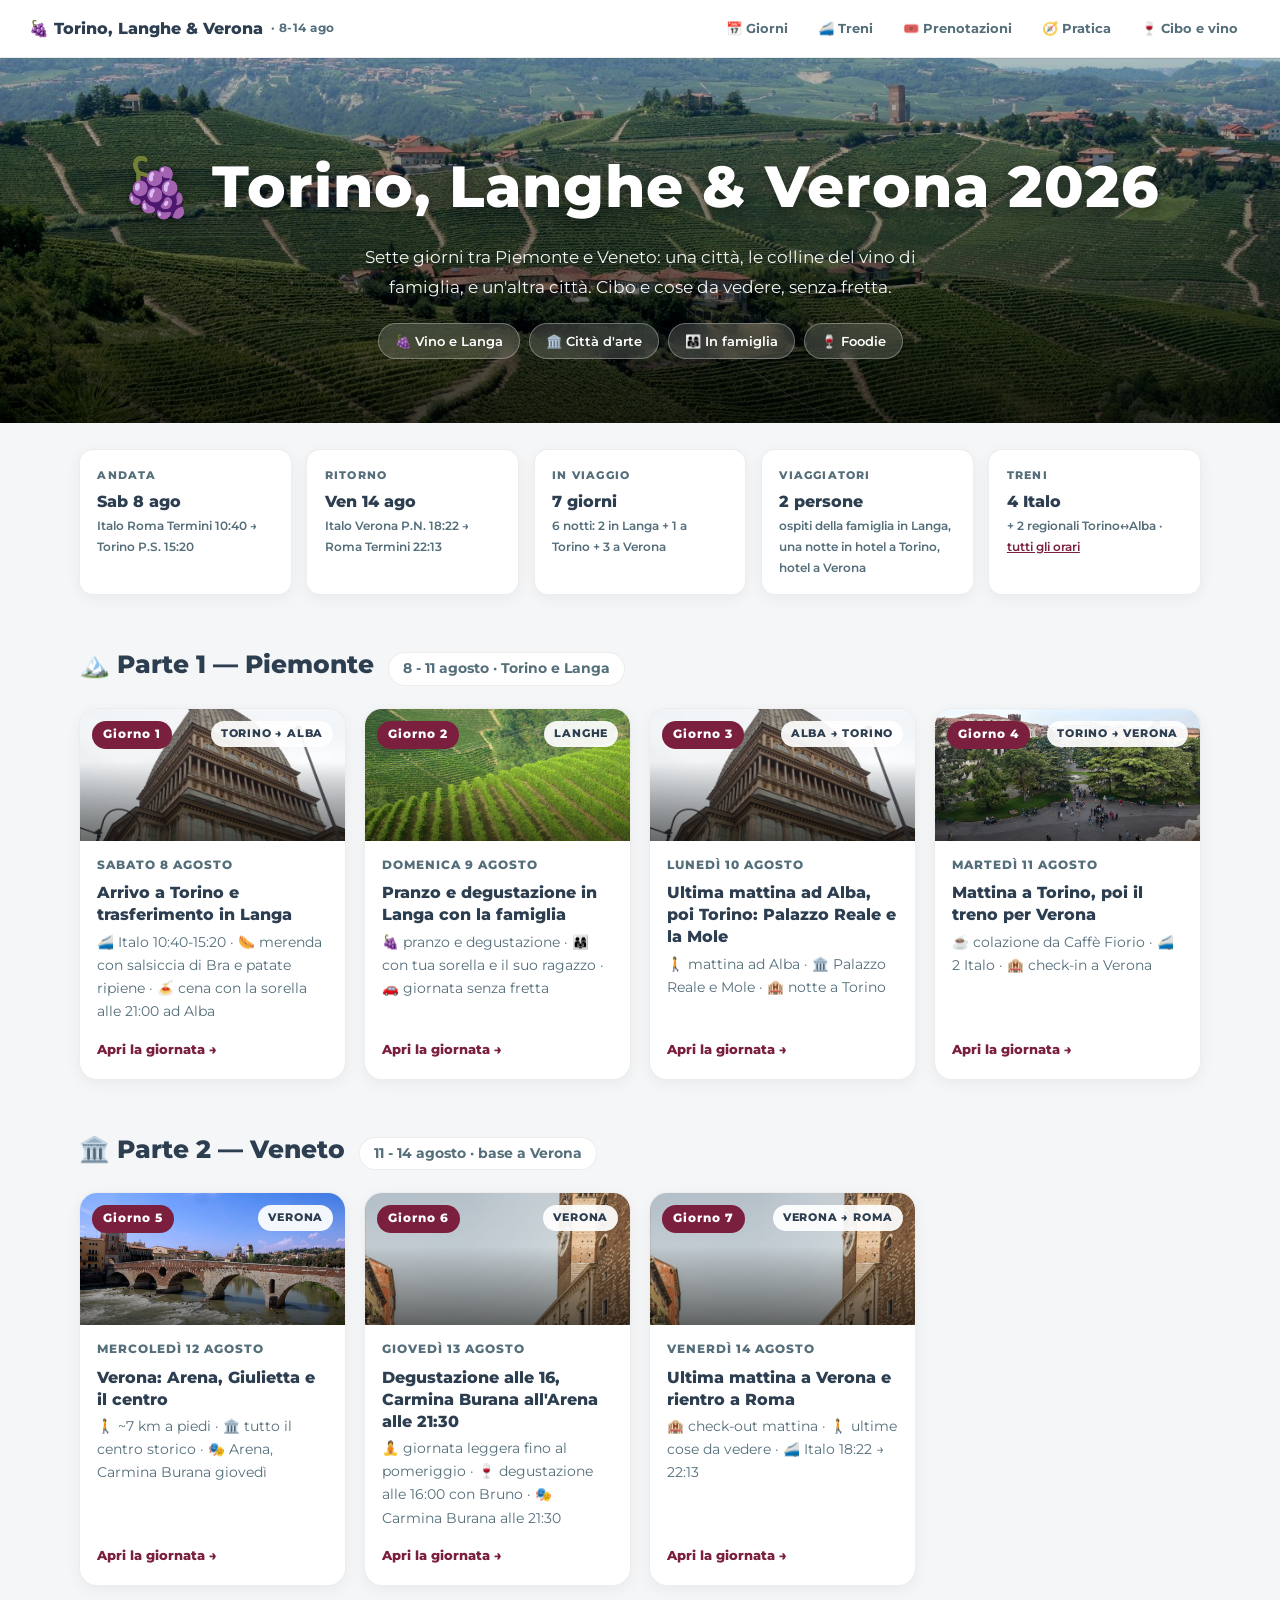
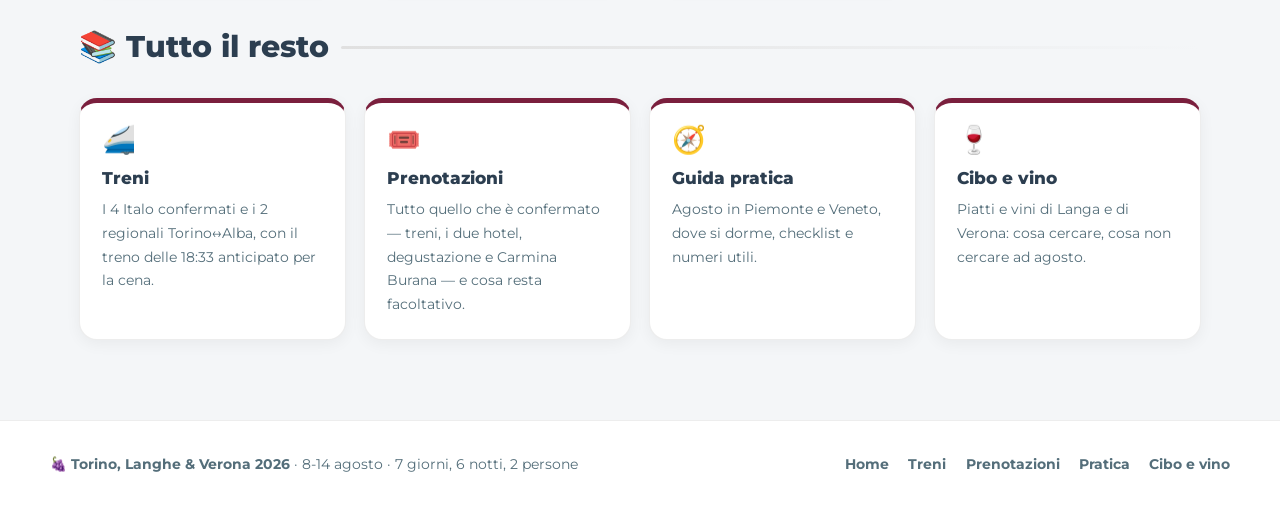
<file: index.html>
<!DOCTYPE html>
<html lang="it">
<head>
<meta charset="UTF-8">
<meta name="viewport" content="width=device-width, initial-scale=1.0">
<title>Torino, Langhe & Verona 2026 · Itinerario giorno per giorno | 8-14 agosto</title>
<meta name="description" content="Itinerario Torino - Langhe - Verona dall'8 al 14 agosto 2026: 7 giornate una per una, treni, prenotazioni, cibo e vino.">
<meta name="theme-color" content="#7A1F3D">
<meta name="color-scheme" content="light">
<meta property="og:type" content="website">
<meta property="og:title" content="Torino, Langhe & Verona 2026 · Itinerario giorno per giorno | 8-14 agosto">
<meta property="og:description" content="Itinerario Torino - Langhe - Verona dall'8 al 14 agosto 2026: 7 giornate una per una, treni, prenotazioni, cibo e vino.">
<meta property="og:image" content="images/cover.jpg">
<meta property="og:locale" content="it_IT">
<link rel="icon" href="data:image/svg+xml,<svg xmlns='http://www.w3.org/2000/svg' viewBox='0 0 100 100'><text y='.9em' font-size='90'>🍇</text></svg>">
<link rel="preconnect" href="https://fonts.googleapis.com">
<link rel="preconnect" href="https://fonts.gstatic.com" crossorigin>
<link href="https://fonts.googleapis.com/css2?family=Montserrat:wght@400;600;800&display=swap" rel="stylesheet">
<link rel="stylesheet" href="assets/style.css">
</head>
<body>

<header class="topbar">
    <a class="brand" href="index.html">🍇 Torino, Langhe & Verona <span>· 8-14 ago</span></a>
    <nav class="mainnav" aria-label="Sezioni del sito">
        <a href="index.html#giorni">📅 Giorni</a>
        <a href="treni.html">🚄 Treni</a>
        <a href="prenotazioni.html">🎟️ Prenotazioni</a>
        <a href="pratica.html">🧭 Pratica</a>
        <a href="mangiare.html">🍷 Cibo e vino</a>
    </nav>
</header>

<div class="hero">
    <h1>🍇 Torino, Langhe & Verona 2026</h1>
    <p>Sette giorni tra Piemonte e Veneto: una città, le colline del vino di famiglia, e un'altra città. Cibo e cose da vedere, senza fretta.</p>
    <div class="mood-tags">
        <span class="tag">🍇 Vino e Langa</span>
        <span class="tag">🏛️ Città d'arte</span>
        <span class="tag">👨‍👩‍👧 In famiglia</span>
        <span class="tag">🍷 Foodie</span>
    </div>
    <div class="countdown" id="countdown" hidden></div>
</div>

<main class="wrap">

    <section id="riepilogo" style="scroll-margin-top: 80px;">
        <ul class="stats">
            <li><span class="k">Andata</span><span class="v">Sab 8 ago<small>Italo Roma Termini 10:40 → Torino P.S. 15:20</small></span></li>
            <li><span class="k">Ritorno</span><span class="v">Ven 14 ago<small>Italo Verona P.N. 18:22 → Roma Termini 22:13</small></span></li>
            <li><span class="k">In viaggio</span><span class="v">7 giorni<small>6 notti: 2 in Langa + 1 a Torino + 3 a Verona</small></span></li>
            <li><span class="k">Viaggiatori</span><span class="v">2 persone<small>ospiti della famiglia in Langa, una notte in hotel a Torino, hotel a Verona</small></span></li>
            <li><span class="k">Treni</span><span class="v">4 Italo<small>+ 2 regionali Torino↔Alba · <a href="treni.html">tutti gli orari</a></small></span></li>
        </ul>
    </section>

    <div class="parthead" id="giorni">
        <h2 id="piemonte">🏔️ Parte 1 — Piemonte</h2>
        <span class="when">8 - 11 agosto · Torino e Langa</span>
        <a class="maplink" id="goToday" href="index.html" hidden>Vai alla giornata di oggi ↓</a>
    </div>
    <div class="daygrid">
    <a class="daycard" href="giorno-01.html" data-date="2026-08-08">
        <div class="thumb" style="background-image: url('images/torino.jpg');">
            <span class="num">Giorno 1</span>
            <span class="zone">Torino → Alba</span>
        </div>
        <div class="body">
            <span class="date">Sabato 8 agosto</span>
            <h3>Arrivo a Torino e trasferimento in Langa</h3>
            <p class="teaser">🚄 Italo 10:40-15:20 · 🌭 merenda con salsiccia di Bra e patate ripiene · 🍝 cena con la sorella alle 21:00 ad Alba</p>
            <span class="go">Apri la giornata →</span>
        </div>
    </a>
    <a class="daycard" href="giorno-02.html" data-date="2026-08-09">
        <div class="thumb" style="background-image: url('images/langhe.jpg');">
            <span class="num">Giorno 2</span>
            <span class="zone">Langhe</span>
        </div>
        <div class="body">
            <span class="date">Domenica 9 agosto</span>
            <h3>Pranzo e degustazione in Langa con la famiglia</h3>
            <p class="teaser">🍇 pranzo e degustazione · 👨‍👩‍👧 con tua sorella e il suo ragazzo · 🚗 giornata senza fretta</p>
            <span class="go">Apri la giornata →</span>
        </div>
    </a>
    <a class="daycard" href="giorno-03.html" data-date="2026-08-10">
        <div class="thumb" style="background-image: url('images/torino.jpg');">
            <span class="num">Giorno 3</span>
            <span class="zone">Alba → Torino</span>
        </div>
        <div class="body">
            <span class="date">Lunedì 10 agosto</span>
            <h3>Ultima mattina ad Alba, poi Torino: Palazzo Reale e la Mole</h3>
            <p class="teaser">🚶 mattina ad Alba · 🏛️ Palazzo Reale e Mole · 🏨 notte a Torino</p>
            <span class="go">Apri la giornata →</span>
        </div>
    </a>
    <a class="daycard" href="giorno-04.html" data-date="2026-08-11">
        <div class="thumb" style="background-image: url('images/verona_arrivo.jpg');">
            <span class="num">Giorno 4</span>
            <span class="zone">Torino → Verona</span>
        </div>
        <div class="body">
            <span class="date">Martedì 11 agosto</span>
            <h3>Mattina a Torino, poi il treno per Verona</h3>
            <p class="teaser">☕ colazione da Caffè Fiorio · 🚄 2 Italo · 🏨 check-in a Verona</p>
            <span class="go">Apri la giornata →</span>
        </div>
    </a>
    </div>

    <div class="parthead">
        <h2 id="veneto">🏛️ Parte 2 — Veneto</h2>
        <span class="when">11 - 14 agosto · base a Verona</span>
    </div>
    <div class="daygrid">
    <a class="daycard" href="giorno-05.html" data-date="2026-08-12">
        <div class="thumb" style="background-image: url('images/ponte_pietra.jpg');">
            <span class="num">Giorno 5</span>
            <span class="zone">Verona</span>
        </div>
        <div class="body">
            <span class="date">Mercoledì 12 agosto</span>
            <h3>Verona: Arena, Giulietta e il centro</h3>
            <p class="teaser">🚶 ~7 km a piedi · 🏛️ tutto il centro storico · 🎭 Arena, Carmina Burana giovedì</p>
            <span class="go">Apri la giornata →</span>
        </div>
    </a>
    <a class="daycard" href="giorno-06.html" data-date="2026-08-13">
        <div class="thumb" style="background-image: url('images/piazza_erbe.jpg');">
            <span class="num">Giorno 6</span>
            <span class="zone">Verona</span>
        </div>
        <div class="body">
            <span class="date">Giovedì 13 agosto</span>
            <h3>Degustazione alle 16, Carmina Burana all'Arena alle 21:30</h3>
            <p class="teaser">🧘 giornata leggera fino al pomeriggio · 🍷 degustazione alle 16:00 con Bruno · 🎭 Carmina Burana alle 21:30</p>
            <span class="go">Apri la giornata →</span>
        </div>
    </a>
    <a class="daycard" href="giorno-07.html" data-date="2026-08-14">
        <div class="thumb" style="background-image: url('images/piazza_erbe.jpg');">
            <span class="num">Giorno 7</span>
            <span class="zone">Verona → Roma</span>
        </div>
        <div class="body">
            <span class="date">Venerdì 14 agosto</span>
            <h3>Ultima mattina a Verona e rientro a Roma</h3>
            <p class="teaser">🏨 check-out mattina · 🚶 ultime cose da vedere · 🚄 Italo 18:22 → 22:13</p>
            <span class="go">Apri la giornata →</span>
        </div>
    </a>
    </div>

    <h2 class="sec">📚 Tutto il resto</h2>
    <div class="tiles">
        <a class="tile" href="treni.html"><span class="ico">🚄</span><h3>Treni</h3><p>I 4 Italo confermati e i 2 regionali Torino↔Alba, con il treno delle 18:33 anticipato per la cena.</p></a>
        <a class="tile" href="prenotazioni.html"><span class="ico">🎟️</span><h3>Prenotazioni</h3><p>Tutto quello che è confermato — treni, i due hotel, degustazione e Carmina Burana — e cosa resta facoltativo.</p></a>
        <a class="tile" href="pratica.html"><span class="ico">🧭</span><h3>Guida pratica</h3><p>Agosto in Piemonte e Veneto, dove si dorme, checklist e numeri utili.</p></a>
        <a class="tile" href="mangiare.html"><span class="ico">🍷</span><h3>Cibo e vino</h3><p>Piatti e vini di Langa e di Verona: cosa cercare, cosa non cercare ad agosto.</p></a>
    </div>

</main>

<footer class="sitefoot">
    <div class="sitefoot-in">
        <div>🍇 <strong>Torino, Langhe & Verona 2026</strong> · 8-14 agosto · 7 giorni, 6 notti, 2 persone</div>
        <nav>
            <a href="index.html">Home</a>
            <a href="treni.html">Treni</a>
            <a href="prenotazioni.html">Prenotazioni</a>
            <a href="pratica.html">Pratica</a>
            <a href="mangiare.html">Cibo e vino</a>
        </nav>
    </div>
</footer>
<button type="button" class="to-top" aria-label="Torna all'inizio della pagina">↑</button>
<script src="assets/app.js" defer></script>
</body>
</html>
</file>
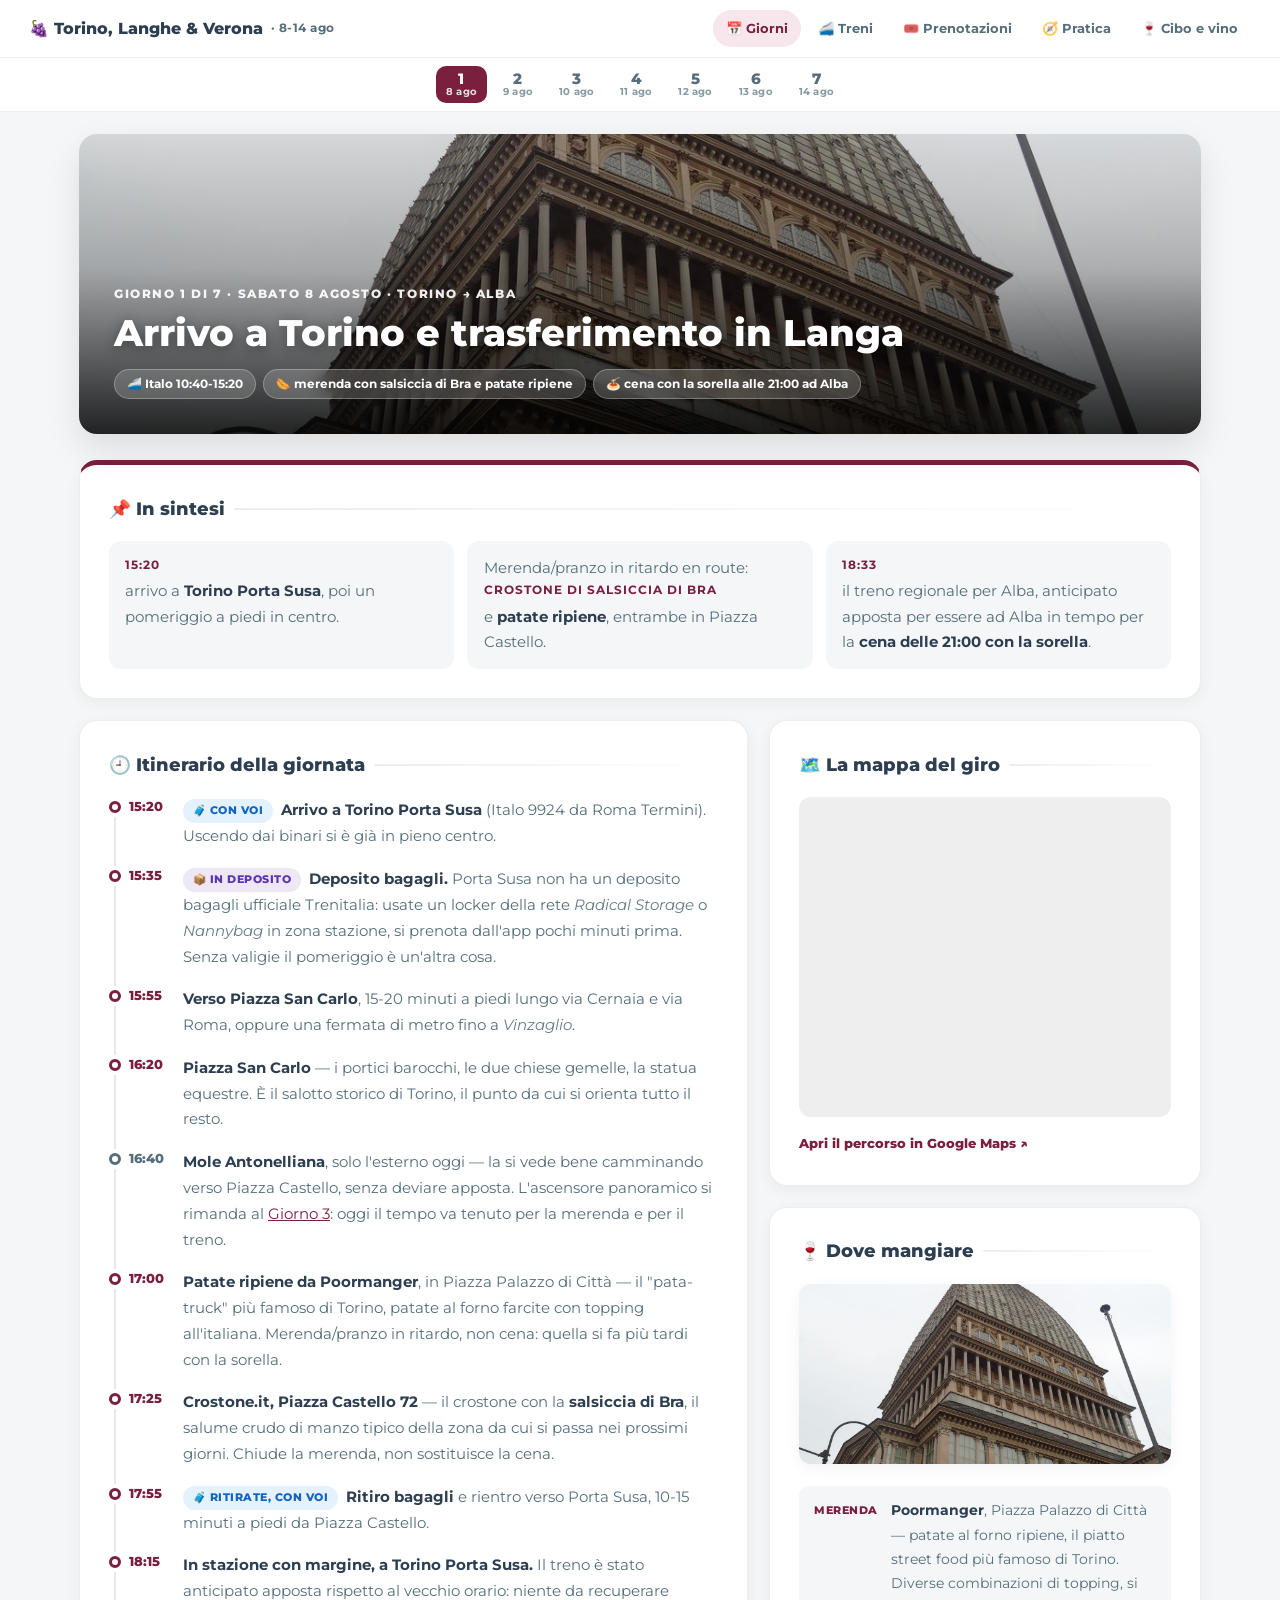
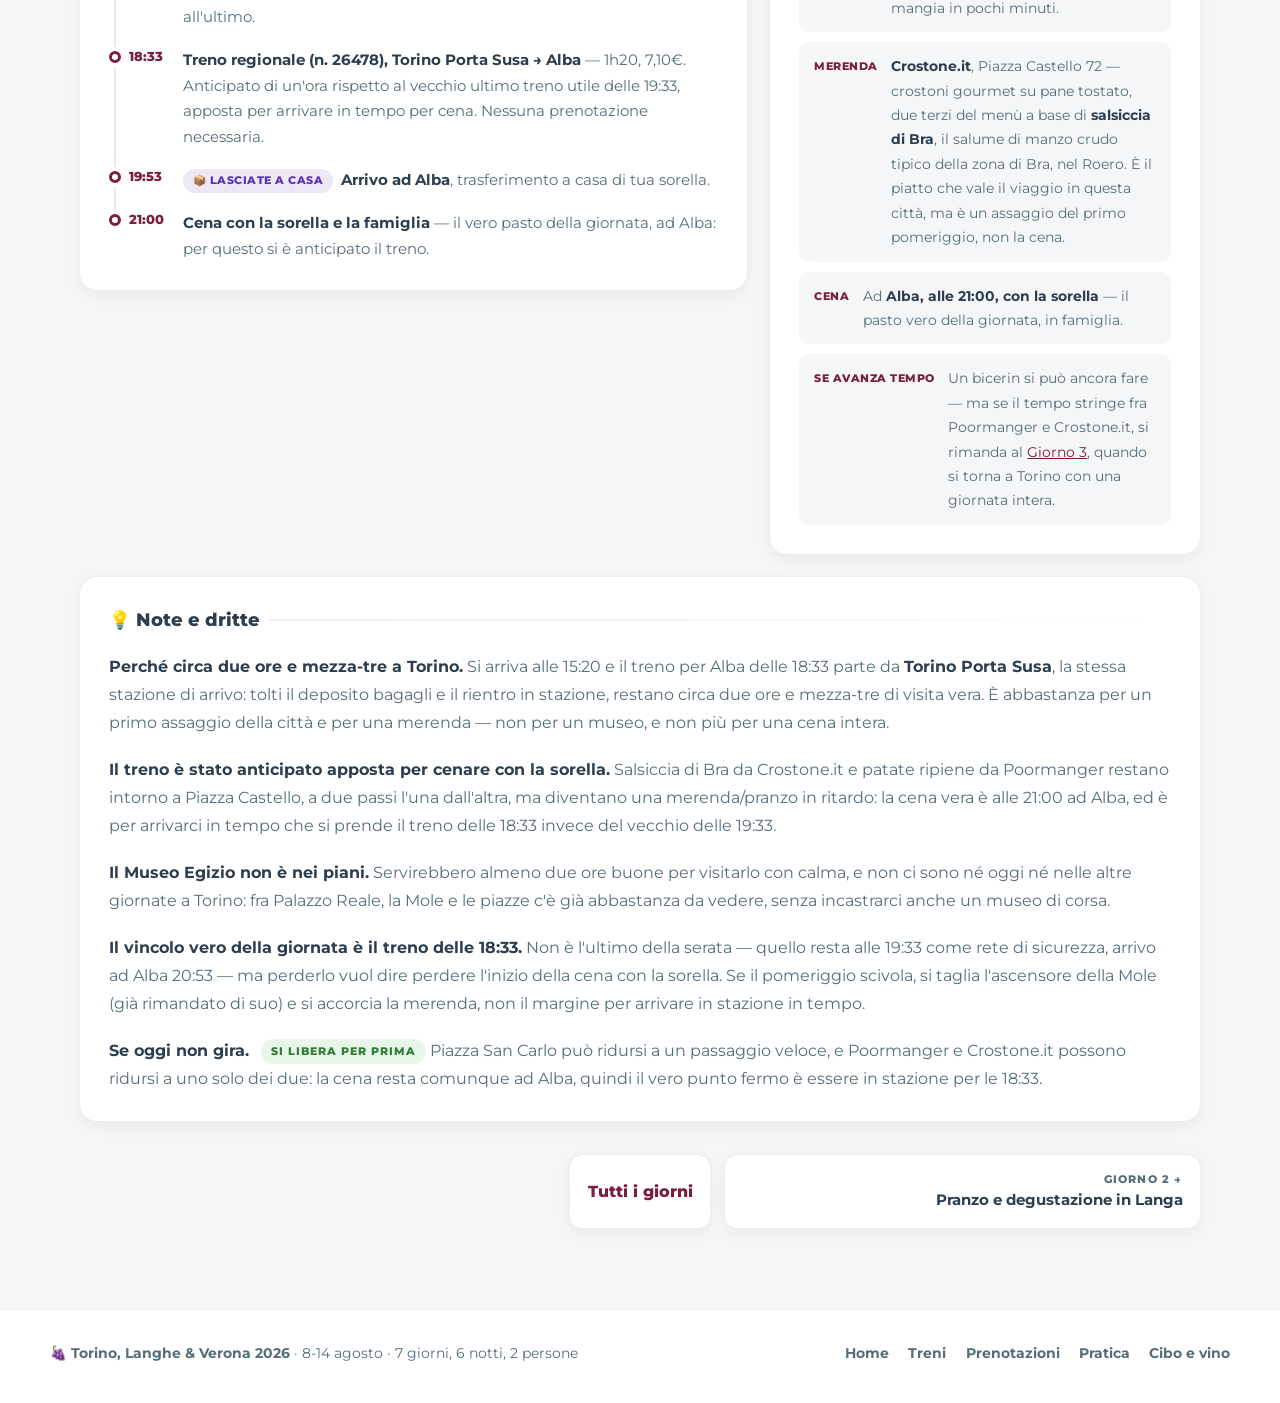
<file: giorno-01.html>
<!DOCTYPE html>
<html lang="it">
<head>
<meta charset="UTF-8">
<meta name="viewport" content="width=device-width, initial-scale=1.0">
<title>Giorno 1 · Arrivo a Torino e trasferimento in Langa | Torino, Langhe & Verona 2026</title>
<meta name="description" content="Giorno 1 (8 agosto 2026), Torino → Alba: arrivo in treno, salsiccia di Bra e patate ripiene in centro, treno regionale delle 18:33 anticipato per la cena delle 21:00 con la sorella ad Alba.">
<meta name="theme-color" content="#7A1F3D">
<meta name="color-scheme" content="light">
<meta property="og:type" content="website">
<meta property="og:title" content="Giorno 1 · Arrivo a Torino e trasferimento in Langa | Torino, Langhe & Verona 2026">
<meta property="og:description" content="Giorno 1 (8 agosto 2026), Torino → Alba: arrivo in treno, salsiccia di Bra e patate ripiene in centro, treno regionale delle 18:33 anticipato per la cena delle 21:00 con la sorella ad Alba.">
<meta property="og:image" content="images/torino.jpg">
<meta property="og:locale" content="it_IT">
<link rel="icon" href="data:image/svg+xml,<svg xmlns='http://www.w3.org/2000/svg' viewBox='0 0 100 100'><text y='.9em' font-size='90'>🍇</text></svg>">
<link rel="preconnect" href="https://fonts.googleapis.com">
<link rel="preconnect" href="https://fonts.gstatic.com" crossorigin>
<link href="https://fonts.googleapis.com/css2?family=Montserrat:wght@400;600;800&display=swap" rel="stylesheet">
<link rel="stylesheet" href="assets/style.css">
</head>
<body>

<header class="topbar">
    <a class="brand" href="index.html">🍇 Torino, Langhe & Verona <span>· 8-14 ago</span></a>
    <nav class="mainnav" aria-label="Sezioni del sito">
        <a href="index.html#giorni" aria-current="page">📅 Giorni</a>
        <a href="treni.html">🚄 Treni</a>
        <a href="prenotazioni.html">🎟️ Prenotazioni</a>
        <a href="pratica.html">🧭 Pratica</a>
        <a href="mangiare.html">🍷 Cibo e vino</a>
    </nav>
</header>

<nav class="daystrip" aria-label="Vai a un altro giorno">
<a href="giorno-01.html" data-date="2026-08-08" aria-current="page"><span class="n">1</span><span class="d">8 ago</span></a>
<a href="giorno-02.html" data-date="2026-08-09"><span class="n">2</span><span class="d">9 ago</span></a>
<a href="giorno-03.html" data-date="2026-08-10"><span class="n">3</span><span class="d">10 ago</span></a>
<a href="giorno-04.html" data-date="2026-08-11"><span class="n">4</span><span class="d">11 ago</span></a>
<a href="giorno-05.html" data-date="2026-08-12"><span class="n">5</span><span class="d">12 ago</span></a>
<a href="giorno-06.html" data-date="2026-08-13"><span class="n">6</span><span class="d">13 ago</span></a>
<a href="giorno-07.html" data-date="2026-08-14"><span class="n">7</span><span class="d">14 ago</span></a>
</nav>

<main class="wrap">
<article>

    <div class="dayhero" style="background-image: url('images/torino.jpg');">
        <div class="dayhero-in">
            <p class="kicker">Giorno 1 di 7 · Sabato 8 agosto · Torino → Alba</p>
            <h1>Arrivo a Torino e trasferimento in Langa</h1>
            <div class="chips"><span>🚄 Italo 10:40-15:20</span><span>🌭 merenda con salsiccia di Bra e patate ripiene</span><span>🍝 cena con la sorella alle 21:00 ad Alba</span></div>
        </div>
    </div>

    <div class="daylayout">

        <section class="card accent a-sintesi">
            <h2>📌 In sintesi</h2>
            <ul class="synth"><li><strong>15:20</strong> arrivo a <strong>Torino Porta Susa</strong>, poi un pomeriggio a piedi in centro.</li>
                        <li>Merenda/pranzo in ritardo en route: <strong>crostone di salsiccia di Bra</strong> e <strong>patate ripiene</strong>, entrambe in Piazza Castello.</li>
                        <li><strong>18:33</strong> il treno regionale per Alba, anticipato apposta per essere ad Alba in tempo per la <strong>cena delle 21:00 con la sorella</strong>.</li></ul>
        </section>

        <section class="card a-itin">
            <h2>🕘 Itinerario della giornata</h2>
            <ol class="timeline">
                <li><span class="t">15:20</span><div><span class="bag bag-on">🧳 con voi</span><strong>Arrivo a Torino Porta Susa</strong> (Italo 9924 da Roma Termini). Uscendo dai binari si è già in pieno centro.</div></li>
                <li><span class="t">15:35</span><div><span class="bag bag-off">📦 in deposito</span><strong>Deposito bagagli.</strong> Porta Susa non ha un deposito bagagli ufficiale Trenitalia: usate un locker della rete <em>Radical Storage</em> o <em>Nannybag</em> in zona stazione, si prenota dall'app pochi minuti prima. Senza valigie il pomeriggio è un'altra cosa.</div></li>
                <li><span class="t">15:55</span><div><strong>Verso Piazza San Carlo</strong>, 15-20 minuti a piedi lungo via Cernaia e via Roma, oppure una fermata di metro fino a <em>Vinzaglio</em>.</div></li>
                <li><span class="t">16:20</span><div><strong>Piazza San Carlo</strong> — i portici barocchi, le due chiese gemelle, la statua equestre. È il salotto storico di Torino, il punto da cui si orienta tutto il resto.</div></li>
                <li class="opt"><span class="t">16:40</span><div><strong>Mole Antonelliana</strong>, solo l'esterno oggi — la si vede bene camminando verso Piazza Castello, senza deviare apposta. L'ascensore panoramico si rimanda al <a href="giorno-03.html">Giorno 3</a>: oggi il tempo va tenuto per la merenda e per il treno.</div></li>
                <li><span class="t">17:00</span><div><strong>Patate ripiene da Poormanger</strong>, in Piazza Palazzo di Città — il "pata-truck" più famoso di Torino, patate al forno farcite con topping all'italiana. Merenda/pranzo in ritardo, non cena: quella si fa più tardi con la sorella.</div></li>
                <li><span class="t">17:25</span><div><strong>Crostone.it, Piazza Castello 72</strong> — il crostone con la <strong>salsiccia di Bra</strong>, il salume crudo di manzo tipico della zona da cui si passa nei prossimi giorni. Chiude la merenda, non sostituisce la cena.</div></li>
                <li><span class="t">17:55</span><div><span class="bag bag-on">🧳 ritirate, con voi</span><strong>Ritiro bagagli</strong> e rientro verso Porta Susa, 10-15 minuti a piedi da Piazza Castello.</div></li>
                <li><span class="t">18:15</span><div><strong>In stazione con margine, a Torino Porta Susa.</strong> Il treno è stato anticipato apposta rispetto al vecchio orario: niente da recuperare all'ultimo.</div></li>
                <li><span class="t">18:33</span><div><strong>Treno regionale (n. 26478), Torino Porta Susa → Alba</strong> — 1h20, 7,10€. Anticipato di un'ora rispetto al vecchio ultimo treno utile delle 19:33, apposta per arrivare in tempo per cena. Nessuna prenotazione necessaria.</div></li>
                <li><span class="t">19:53</span><div><span class="bag bag-off">📦 lasciate a casa</span><strong>Arrivo ad Alba</strong>, trasferimento a casa di tua sorella.</div></li>
                <li><span class="t">21:00</span><div><strong>Cena con la sorella e la famiglia</strong> — il vero pasto della giornata, ad Alba: per questo si è anticipato il treno.</div></li>
            </ol>
        </section>

        <section class="card a-mappa">
            <h2>🗺️ La mappa del giro</h2>
            <div class="mapbox">
                <iframe src="https://maps.google.com/maps?saddr=Torino+Porta+Susa&daddr=Piazza+San+Carlo,+Torino+to:Piazza+Castello,+Torino+to:Stazione+di+Alba&dirflg=r&t=&z=10&ie=UTF8&iwloc=&output=embed" title="Mappa dell'itinerario del giorno 1" loading="lazy" referrerpolicy="no-referrer-when-downgrade"></iframe>
            </div>
            <a class="maplink" href="https://maps.google.com/maps?saddr=Torino+Porta+Susa&daddr=Piazza+San+Carlo,+Torino+to:Piazza+Castello,+Torino+to:Stazione+di+Alba&dirflg=r&t=&z=10&ie=UTF8" target="_blank" rel="noopener">Apri il percorso in Google Maps ↗</a>
        </section>

        <section class="card a-mangiare">
            <h2>🍷 Dove mangiare</h2>
            <img src="images/torino.jpg" alt="Torino" loading="lazy" decoding="async" width="560" height="180">
            <ul class="eat"><li><span class="when">Merenda</span><div><strong>Poormanger</strong>, Piazza Palazzo di Città — patate al forno ripiene, il piatto street food più famoso di Torino. Diverse combinazioni di topping, si mangia in pochi minuti.</div></li><li><span class="when">Merenda</span><div><strong>Crostone.it</strong>, Piazza Castello 72 — crostoni gourmet su pane tostato, due terzi del menù a base di <strong>salsiccia di Bra</strong>, il salume di manzo crudo tipico della zona di Bra, nel Roero. È il piatto che vale il viaggio in questa città, ma è un assaggio del primo pomeriggio, non la cena.</div></li><li><span class="when">Cena</span><div>Ad <strong>Alba, alle 21:00, con la sorella</strong> — il pasto vero della giornata, in famiglia.</div></li><li><span class="when">Se avanza tempo</span><div>Un bicerin si può ancora fare — ma se il tempo stringe fra Poormanger e Crostone.it, si rimanda al <a href="giorno-03.html">Giorno 3</a>, quando si torna a Torino con una giornata intera.</div></li></ul>
        </section>

        <section class="card a-note prose">
            <h2>💡 Note e dritte</h2>
            <p><strong>Perché circa due ore e mezza-tre a Torino.</strong> Si arriva alle 15:20 e il treno per Alba delle 18:33 parte da <strong>Torino Porta Susa</strong>, la stessa stazione di arrivo: tolti il deposito bagagli e il rientro in stazione, restano circa due ore e mezza-tre di visita vera. È abbastanza per un primo assaggio della città e per una merenda — non per un museo, e non più per una cena intera.</p>
            <p><strong>Il treno è stato anticipato apposta per cenare con la sorella.</strong> Salsiccia di Bra da Crostone.it e patate ripiene da Poormanger restano intorno a Piazza Castello, a due passi l'una dall'altra, ma diventano una merenda/pranzo in ritardo: la cena vera è alle 21:00 ad Alba, ed è per arrivarci in tempo che si prende il treno delle 18:33 invece del vecchio delle 19:33.</p>
            <p><strong>Il Museo Egizio non è nei piani.</strong> Servirebbero almeno due ore buone per visitarlo con calma, e non ci sono né oggi né nelle altre giornate a Torino: fra Palazzo Reale, la Mole e le piazze c'è già abbastanza da vedere, senza incastrarci anche un museo di corsa.</p>
            <p><strong>Il vincolo vero della giornata è il treno delle 18:33.</strong> Non è l'ultimo della serata — quello resta alle 19:33 come rete di sicurezza, arrivo ad Alba 20:53 — ma perderlo vuol dire perdere l'inizio della cena con la sorella. Se il pomeriggio scivola, si taglia l'ascensore della Mole (già rimandato di suo) e si accorcia la merenda, non il margine per arrivare in stazione in tempo.</p>
            <p><strong>Se oggi non gira.</strong> <span class="prio prio-low">Si libera per prima</span> Piazza San Carlo può ridursi a un passaggio veloce, e Poormanger e Crostone.it possono ridursi a uno solo dei due: la cena resta comunque ad Alba, quindi il vero punto fermo è essere in stazione per le 18:33.</p>
        </section>

    </div>

    <nav class="dayfoot" aria-label="Giorno precedente e successivo">
        <span class="empty"></span>
        <a class="home" href="index.html#giorni">Tutti i giorni</a>
        <a class="next" href="giorno-02.html"><span class="lbl">Giorno 2 →</span><span class="ttl">Pranzo e degustazione in Langa</span></a>
    </nav>

</article>
</main>

<footer class="sitefoot">
    <div class="sitefoot-in">
        <div>🍇 <strong>Torino, Langhe & Verona 2026</strong> · 8-14 agosto · 7 giorni, 6 notti, 2 persone</div>
        <nav>
            <a href="index.html">Home</a>
            <a href="treni.html">Treni</a>
            <a href="prenotazioni.html">Prenotazioni</a>
            <a href="pratica.html">Pratica</a>
            <a href="mangiare.html">Cibo e vino</a>
        </nav>
    </div>
</footer>
<button type="button" class="to-top" aria-label="Torna all'inizio della pagina">↑</button>
<script src="assets/app.js" defer></script>
</body>
</html>
</file>
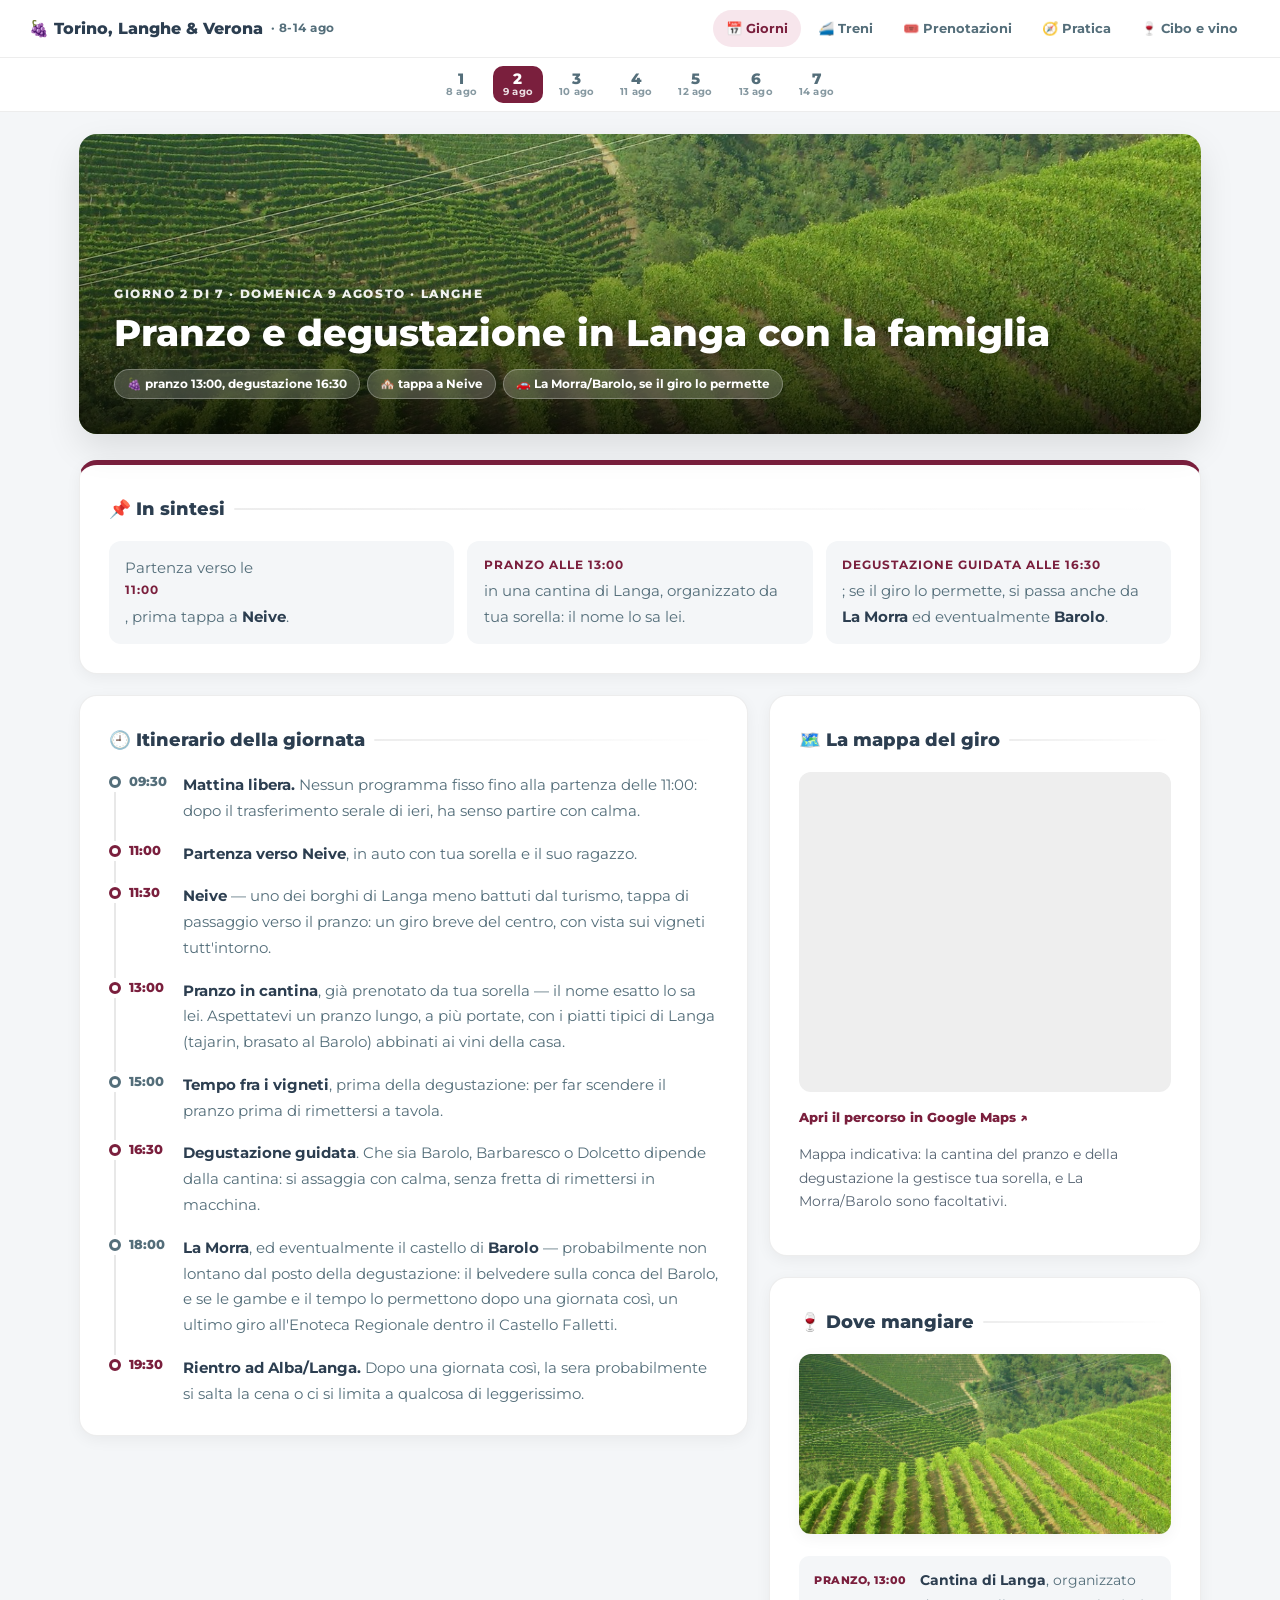
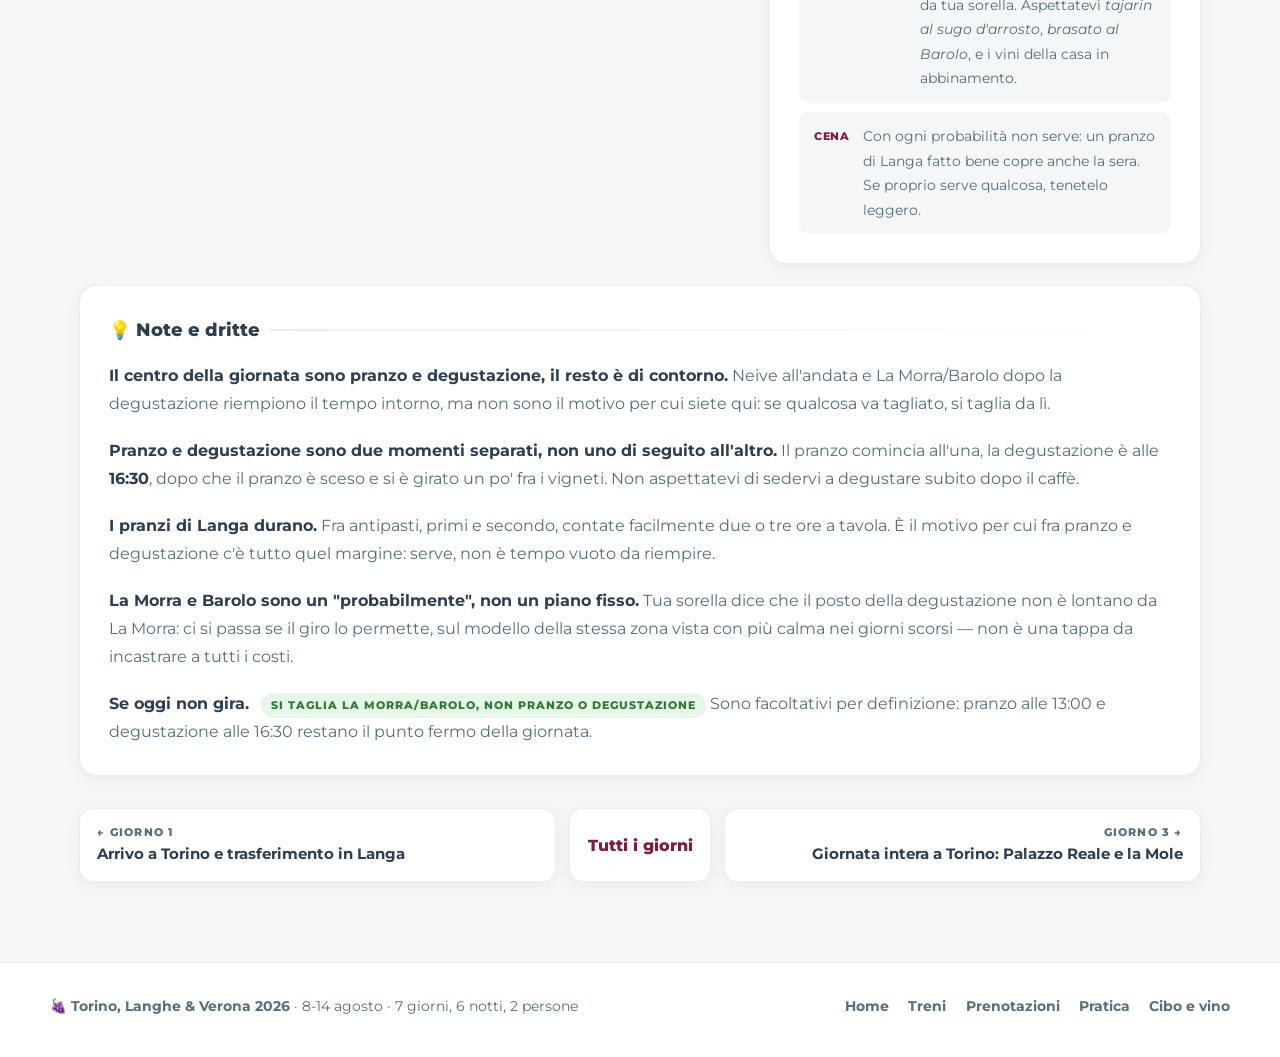
<file: giorno-02.html>
<!DOCTYPE html>
<html lang="it">
<head>
<meta charset="UTF-8">
<meta name="viewport" content="width=device-width, initial-scale=1.0">
<title>Giorno 2 · Pranzo e degustazione in Langa | Torino, Langhe & Verona 2026</title>
<meta name="description" content="Giorno 2 (9 agosto 2026), Langhe: tappa a Neive, pranzo in cantina alle 13:00 e degustazione alle 16:30, con La Morra e Barolo come tappa facoltativa.">
<meta name="theme-color" content="#7A1F3D">
<meta name="color-scheme" content="light">
<meta property="og:type" content="website">
<meta property="og:title" content="Giorno 2 · Pranzo e degustazione in Langa | Torino, Langhe & Verona 2026">
<meta property="og:description" content="Giorno 2 (9 agosto 2026), Langhe: tappa a Neive, pranzo in cantina alle 13:00 e degustazione alle 16:30, con La Morra e Barolo come tappa facoltativa.">
<meta property="og:image" content="images/langhe.jpg">
<meta property="og:locale" content="it_IT">
<link rel="icon" href="data:image/svg+xml,<svg xmlns='http://www.w3.org/2000/svg' viewBox='0 0 100 100'><text y='.9em' font-size='90'>🍇</text></svg>">
<link rel="preconnect" href="https://fonts.googleapis.com">
<link rel="preconnect" href="https://fonts.gstatic.com" crossorigin>
<link href="https://fonts.googleapis.com/css2?family=Montserrat:wght@400;600;800&display=swap" rel="stylesheet">
<link rel="stylesheet" href="assets/style.css">
</head>
<body>

<header class="topbar">
    <a class="brand" href="index.html">🍇 Torino, Langhe & Verona <span>· 8-14 ago</span></a>
    <nav class="mainnav" aria-label="Sezioni del sito">
        <a href="index.html#giorni" aria-current="page">📅 Giorni</a>
        <a href="treni.html">🚄 Treni</a>
        <a href="prenotazioni.html">🎟️ Prenotazioni</a>
        <a href="pratica.html">🧭 Pratica</a>
        <a href="mangiare.html">🍷 Cibo e vino</a>
    </nav>
</header>

<nav class="daystrip" aria-label="Vai a un altro giorno">
<a href="giorno-01.html" data-date="2026-08-08"><span class="n">1</span><span class="d">8 ago</span></a>
<a href="giorno-02.html" data-date="2026-08-09" aria-current="page"><span class="n">2</span><span class="d">9 ago</span></a>
<a href="giorno-03.html" data-date="2026-08-10"><span class="n">3</span><span class="d">10 ago</span></a>
<a href="giorno-04.html" data-date="2026-08-11"><span class="n">4</span><span class="d">11 ago</span></a>
<a href="giorno-05.html" data-date="2026-08-12"><span class="n">5</span><span class="d">12 ago</span></a>
<a href="giorno-06.html" data-date="2026-08-13"><span class="n">6</span><span class="d">13 ago</span></a>
<a href="giorno-07.html" data-date="2026-08-14"><span class="n">7</span><span class="d">14 ago</span></a>
</nav>

<main class="wrap">
<article>

    <div class="dayhero" style="background-image: url('images/langhe.jpg');">
        <div class="dayhero-in">
            <p class="kicker">Giorno 2 di 7 · Domenica 9 agosto · Langhe</p>
            <h1>Pranzo e degustazione in Langa con la famiglia</h1>
            <div class="chips"><span>🍇 pranzo 13:00, degustazione 16:30</span><span>🏘️ tappa a Neive</span><span>🚗 La Morra/Barolo, se il giro lo permette</span></div>
        </div>
    </div>

    <div class="daylayout">

        <section class="card accent a-sintesi">
            <h2>📌 In sintesi</h2>
            <ul class="synth"><li>Partenza verso le <strong>11:00</strong>, prima tappa a <strong>Neive</strong>.</li>
                        <li><strong>Pranzo alle 13:00</strong> in una cantina di Langa, organizzato da tua sorella: il nome lo sa lei.</li>
                        <li><strong>Degustazione guidata alle 16:30</strong>; se il giro lo permette, si passa anche da <strong>La Morra</strong> ed eventualmente <strong>Barolo</strong>.</li></ul>
        </section>

        <section class="card a-itin">
            <h2>🕘 Itinerario della giornata</h2>
            <ol class="timeline">
                <li class="opt"><span class="t">09:30</span><div><strong>Mattina libera.</strong> Nessun programma fisso fino alla partenza delle 11:00: dopo il trasferimento serale di ieri, ha senso partire con calma.</div></li>
                <li><span class="t">11:00</span><div><strong>Partenza verso Neive</strong>, in auto con tua sorella e il suo ragazzo.</div></li>
                <li><span class="t">11:30</span><div><strong>Neive</strong> — uno dei borghi di Langa meno battuti dal turismo, tappa di passaggio verso il pranzo: un giro breve del centro, con vista sui vigneti tutt'intorno.</div></li>
                <li><span class="t">13:00</span><div><strong>Pranzo in cantina</strong>, già prenotato da tua sorella — il nome esatto lo sa lei. Aspettatevi un pranzo lungo, a più portate, con i piatti tipici di Langa (tajarin, brasato al Barolo) abbinati ai vini della casa.</div></li>
                <li class="opt"><span class="t">15:00</span><div><strong>Tempo fra i vigneti</strong>, prima della degustazione: per far scendere il pranzo prima di rimettersi a tavola.</div></li>
                <li><span class="t">16:30</span><div><strong>Degustazione guidata</strong>. Che sia Barolo, Barbaresco o Dolcetto dipende dalla cantina: si assaggia con calma, senza fretta di rimettersi in macchina.</div></li>
                <li class="opt"><span class="t">18:00</span><div><strong>La Morra</strong>, ed eventualmente il castello di <strong>Barolo</strong> — probabilmente non lontano dal posto della degustazione: il belvedere sulla conca del Barolo, e se le gambe e il tempo lo permettono dopo una giornata così, un ultimo giro all'Enoteca Regionale dentro il Castello Falletti.</div></li>
                <li><span class="t">19:30</span><div><strong>Rientro ad Alba/Langa.</strong> Dopo una giornata così, la sera probabilmente si salta la cena o ci si limita a qualcosa di leggerissimo.</div></li>
            </ol>
        </section>

        <section class="card a-mappa">
            <h2>🗺️ La mappa del giro</h2>
            <div class="mapbox">
                <iframe src="https://maps.google.com/maps?saddr=Alba,+Cuneo&daddr=Neive,+Cuneo+to:La+Morra,+Cuneo+to:Barolo,+Cuneo+to:Alba,+Cuneo&dirflg=d&t=&z=11&ie=UTF8&iwloc=&output=embed" title="Mappa indicativa della zona di Langa" loading="lazy" referrerpolicy="no-referrer-when-downgrade"></iframe>
            </div>
            <a class="maplink" href="https://maps.google.com/maps?saddr=Alba,+Cuneo&daddr=Neive,+Cuneo+to:La+Morra,+Cuneo+to:Barolo,+Cuneo+to:Alba,+Cuneo&dirflg=d&t=&z=11&ie=UTF8" target="_blank" rel="noopener">Apri il percorso in Google Maps ↗</a>
            <p style="margin-top: 0.8rem; font-size: 0.85rem; opacity: 0.8;">Mappa indicativa: la cantina del pranzo e della degustazione la gestisce tua sorella, e La Morra/Barolo sono facoltativi.</p>
        </section>

        <section class="card a-mangiare">
            <h2>🍷 Dove mangiare</h2>
            <img src="images/langhe.jpg" alt="Vigneti delle Langhe" loading="lazy" decoding="async" width="560" height="180">
            <ul class="eat"><li><span class="when">Pranzo, 13:00</span><div><strong>Cantina di Langa</strong>, organizzato da tua sorella. Aspettatevi <em>tajarin al sugo d'arrosto</em>, <em>brasato al Barolo</em>, e i vini della casa in abbinamento.</div></li><li><span class="when">Cena</span><div>Con ogni probabilità non serve: un pranzo di Langa fatto bene copre anche la sera. Se proprio serve qualcosa, tenetelo leggero.</div></li></ul>
        </section>

        <section class="card a-note prose">
            <h2>💡 Note e dritte</h2>
            <p><strong>Il centro della giornata sono pranzo e degustazione, il resto è di contorno.</strong> Neive all'andata e La Morra/Barolo dopo la degustazione riempiono il tempo intorno, ma non sono il motivo per cui siete qui: se qualcosa va tagliato, si taglia da lì.</p>
            <p><strong>Pranzo e degustazione sono due momenti separati, non uno di seguito all'altro.</strong> Il pranzo comincia all'una, la degustazione è alle <strong>16:30</strong>, dopo che il pranzo è sceso e si è girato un po' fra i vigneti. Non aspettatevi di sedervi a degustare subito dopo il caffè.</p>
            <p><strong>I pranzi di Langa durano.</strong> Fra antipasti, primi e secondo, contate facilmente due o tre ore a tavola. È il motivo per cui fra pranzo e degustazione c'è tutto quel margine: serve, non è tempo vuoto da riempire.</p>
            <p><strong>La Morra e Barolo sono un "probabilmente", non un piano fisso.</strong> Tua sorella dice che il posto della degustazione non è lontano da La Morra: ci si passa se il giro lo permette, sul modello della stessa zona vista con più calma nei giorni scorsi — non è una tappa da incastrare a tutti i costi.</p>
            <p><strong>Se oggi non gira.</strong> <span class="prio prio-low">Si taglia La Morra/Barolo, non pranzo o degustazione</span> Sono facoltativi per definizione: pranzo alle 13:00 e degustazione alle 16:30 restano il punto fermo della giornata.</p>
        </section>

    </div>

    <nav class="dayfoot" aria-label="Giorno precedente e successivo">
        <a class="prev" href="giorno-01.html"><span class="lbl">← Giorno 1</span><span class="ttl">Arrivo a Torino e trasferimento in Langa</span></a>
        <a class="home" href="index.html#giorni">Tutti i giorni</a>
        <a class="next" href="giorno-03.html"><span class="lbl">Giorno 3 →</span><span class="ttl">Giornata intera a Torino: Palazzo Reale e la Mole</span></a>
    </nav>

</article>
</main>

<footer class="sitefoot">
    <div class="sitefoot-in">
        <div>🍇 <strong>Torino, Langhe & Verona 2026</strong> · 8-14 agosto · 7 giorni, 6 notti, 2 persone</div>
        <nav>
            <a href="index.html">Home</a>
            <a href="treni.html">Treni</a>
            <a href="prenotazioni.html">Prenotazioni</a>
            <a href="pratica.html">Pratica</a>
            <a href="mangiare.html">Cibo e vino</a>
        </nav>
    </div>
</footer>
<button type="button" class="to-top" aria-label="Torna all'inizio della pagina">↑</button>
<script src="assets/app.js" defer></script>
</body>
</html>
</file>
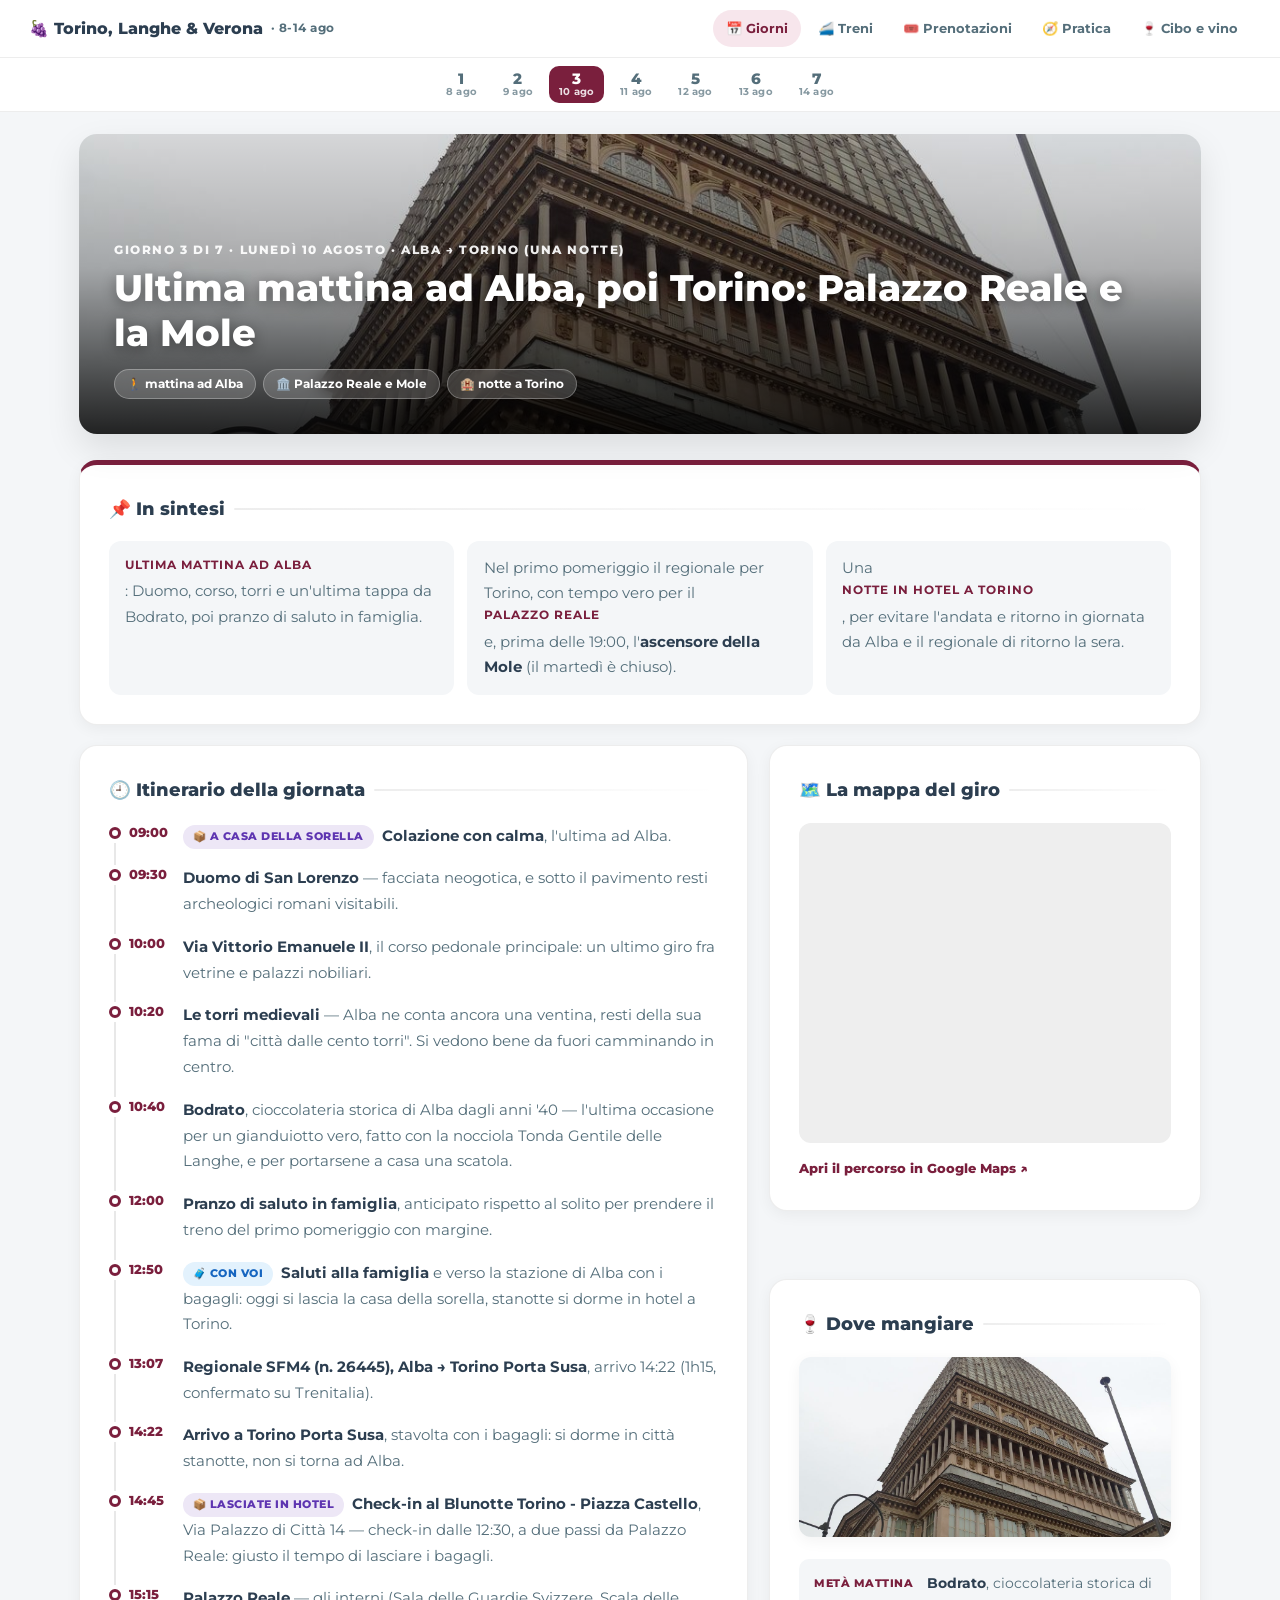
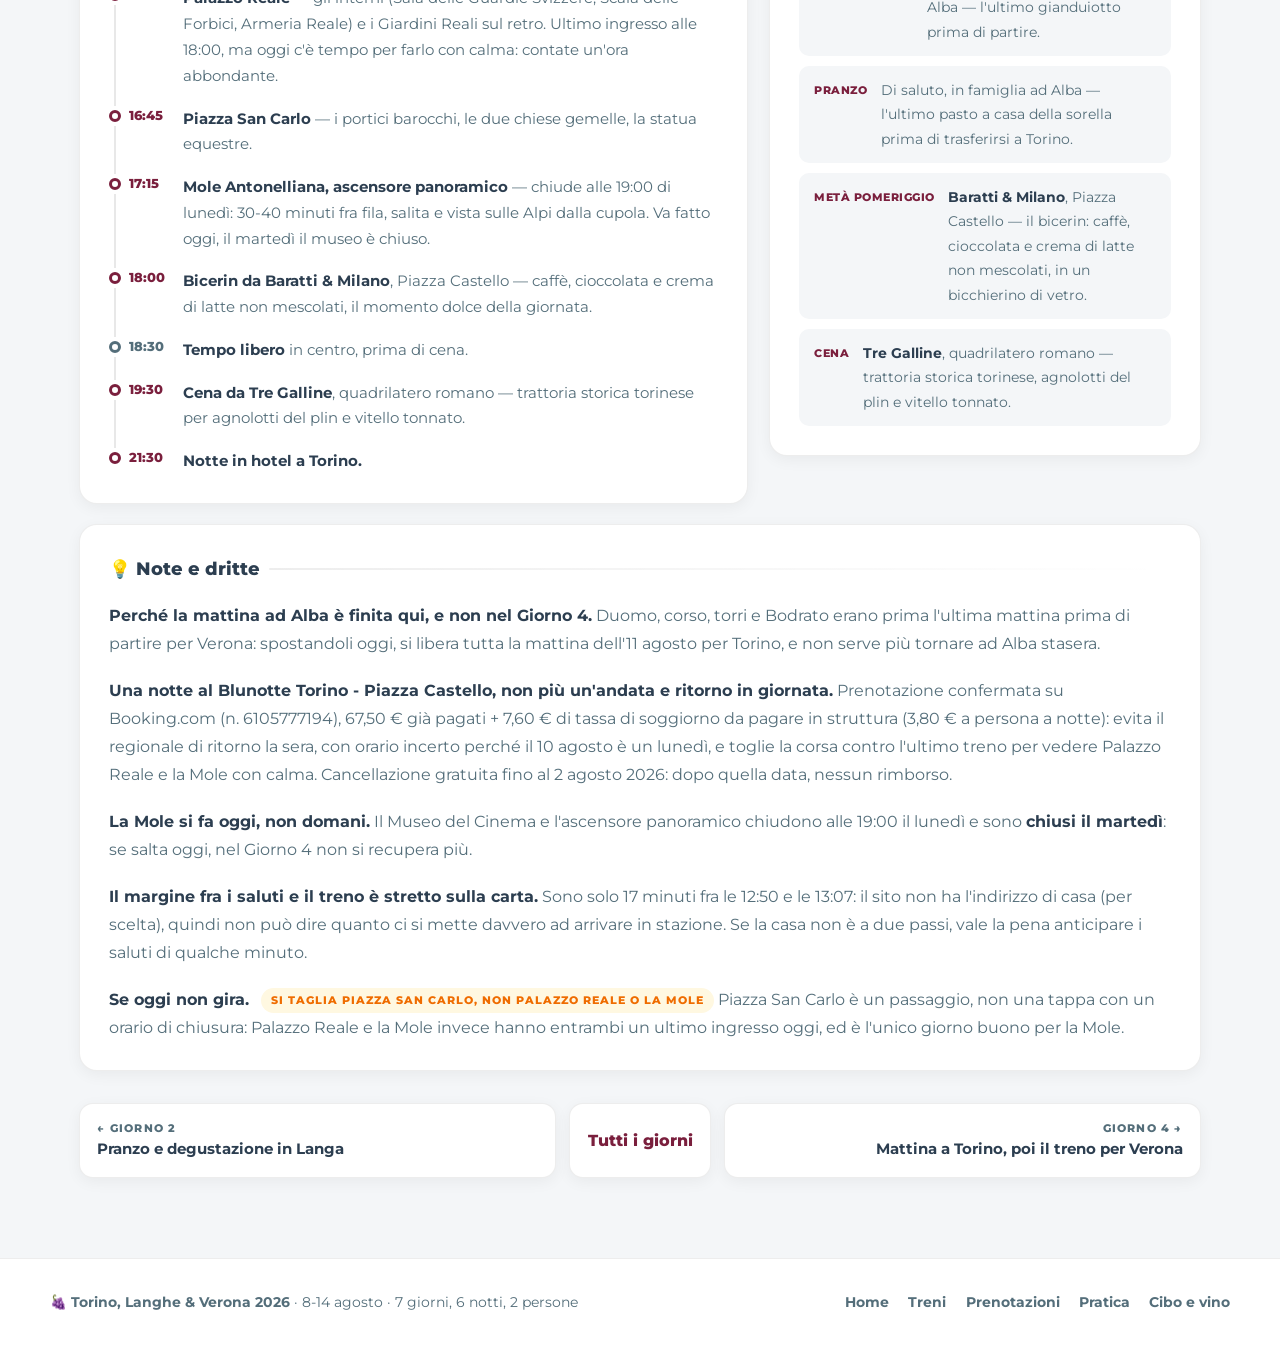
<file: giorno-03.html>
<!DOCTYPE html>
<html lang="it">
<head>
<meta charset="UTF-8">
<meta name="viewport" content="width=device-width, initial-scale=1.0">
<title>Giorno 3 · Ultima mattina ad Alba, poi Torino: Palazzo Reale e la Mole | Torino, Langhe & Verona 2026</title>
<meta name="description" content="Giorno 3 (10 agosto 2026): ultima mattina ad Alba, poi il regionale per Torino nel primo pomeriggio e una notte in hotel, con tempo vero per il Palazzo Reale e l'ascensore della Mole.">
<meta name="theme-color" content="#7A1F3D">
<meta name="color-scheme" content="light">
<meta property="og:type" content="website">
<meta property="og:title" content="Giorno 3 · Ultima mattina ad Alba, poi Torino: Palazzo Reale e la Mole | Torino, Langhe & Verona 2026">
<meta property="og:description" content="Giorno 3 (10 agosto 2026): ultima mattina ad Alba, poi il regionale per Torino nel primo pomeriggio e una notte in hotel, con tempo vero per il Palazzo Reale e l'ascensore della Mole.">
<meta property="og:image" content="images/torino.jpg">
<meta property="og:locale" content="it_IT">
<link rel="icon" href="data:image/svg+xml,<svg xmlns='http://www.w3.org/2000/svg' viewBox='0 0 100 100'><text y='.9em' font-size='90'>🍇</text></svg>">
<link rel="preconnect" href="https://fonts.googleapis.com">
<link rel="preconnect" href="https://fonts.gstatic.com" crossorigin>
<link href="https://fonts.googleapis.com/css2?family=Montserrat:wght@400;600;800&display=swap" rel="stylesheet">
<link rel="stylesheet" href="assets/style.css">
</head>
<body>

<header class="topbar">
    <a class="brand" href="index.html">🍇 Torino, Langhe & Verona <span>· 8-14 ago</span></a>
    <nav class="mainnav" aria-label="Sezioni del sito">
        <a href="index.html#giorni" aria-current="page">📅 Giorni</a>
        <a href="treni.html">🚄 Treni</a>
        <a href="prenotazioni.html">🎟️ Prenotazioni</a>
        <a href="pratica.html">🧭 Pratica</a>
        <a href="mangiare.html">🍷 Cibo e vino</a>
    </nav>
</header>

<nav class="daystrip" aria-label="Vai a un altro giorno">
<a href="giorno-01.html" data-date="2026-08-08"><span class="n">1</span><span class="d">8 ago</span></a>
<a href="giorno-02.html" data-date="2026-08-09"><span class="n">2</span><span class="d">9 ago</span></a>
<a href="giorno-03.html" data-date="2026-08-10" aria-current="page"><span class="n">3</span><span class="d">10 ago</span></a>
<a href="giorno-04.html" data-date="2026-08-11"><span class="n">4</span><span class="d">11 ago</span></a>
<a href="giorno-05.html" data-date="2026-08-12"><span class="n">5</span><span class="d">12 ago</span></a>
<a href="giorno-06.html" data-date="2026-08-13"><span class="n">6</span><span class="d">13 ago</span></a>
<a href="giorno-07.html" data-date="2026-08-14"><span class="n">7</span><span class="d">14 ago</span></a>
</nav>

<main class="wrap">
<article>

    <div class="dayhero" style="background-image: url('images/torino.jpg');">
        <div class="dayhero-in">
            <p class="kicker">Giorno 3 di 7 · Lunedì 10 agosto · Alba → Torino (una notte)</p>
            <h1>Ultima mattina ad Alba, poi Torino: Palazzo Reale e la Mole</h1>
            <div class="chips"><span>🚶 mattina ad Alba</span><span>🏛️ Palazzo Reale e Mole</span><span>🏨 notte a Torino</span></div>
        </div>
    </div>

    <div class="daylayout">

        <section class="card accent a-sintesi">
            <h2>📌 In sintesi</h2>
            <ul class="synth"><li><strong>Ultima mattina ad Alba</strong>: Duomo, corso, torri e un'ultima tappa da Bodrato, poi pranzo di saluto in famiglia.</li>
                        <li>Nel primo pomeriggio il regionale per Torino, con tempo vero per il <strong>Palazzo Reale</strong> e, prima delle 19:00, l'<strong>ascensore della Mole</strong> (il martedì è chiuso).</li>
                        <li>Una <strong>notte in hotel a Torino</strong>, per evitare l'andata e ritorno in giornata da Alba e il regionale di ritorno la sera.</li></ul>
        </section>

        <section class="card a-itin">
            <h2>🕘 Itinerario della giornata</h2>
            <ol class="timeline">
                <li><span class="t">09:00</span><div><span class="bag bag-off">📦 a casa della sorella</span><strong>Colazione con calma</strong>, l'ultima ad Alba.</div></li>
                <li><span class="t">09:30</span><div><strong>Duomo di San Lorenzo</strong> — facciata neogotica, e sotto il pavimento resti archeologici romani visitabili.</div></li>
                <li><span class="t">10:00</span><div><strong>Via Vittorio Emanuele II</strong>, il corso pedonale principale: un ultimo giro fra vetrine e palazzi nobiliari.</div></li>
                <li><span class="t">10:20</span><div><strong>Le torri medievali</strong> — Alba ne conta ancora una ventina, resti della sua fama di "città dalle cento torri". Si vedono bene da fuori camminando in centro.</div></li>
                <li><span class="t">10:40</span><div><strong>Bodrato</strong>, cioccolateria storica di Alba dagli anni '40 — l'ultima occasione per un gianduiotto vero, fatto con la nocciola Tonda Gentile delle Langhe, e per portarsene a casa una scatola.</div></li>
                <li><span class="t">12:00</span><div><strong>Pranzo di saluto in famiglia</strong>, anticipato rispetto al solito per prendere il treno del primo pomeriggio con margine.</div></li>
                <li><span class="t">12:50</span><div><span class="bag bag-on">🧳 con voi</span><strong>Saluti alla famiglia</strong> e verso la stazione di Alba con i bagagli: oggi si lascia la casa della sorella, stanotte si dorme in hotel a Torino.</div></li>
                <li><span class="t">13:07</span><div><strong>Regionale SFM4 (n. 26445), Alba → Torino Porta Susa</strong>, arrivo 14:22 (1h15, confermato su Trenitalia).</div></li>
                <li><span class="t">14:22</span><div><strong>Arrivo a Torino Porta Susa</strong>, stavolta con i bagagli: si dorme in città stanotte, non si torna ad Alba.</div></li>
                <li><span class="t">14:45</span><div><span class="bag bag-off">📦 lasciate in hotel</span><strong>Check-in al Blunotte Torino - Piazza Castello</strong>, Via Palazzo di Città 14 — check-in dalle 12:30, a due passi da Palazzo Reale: giusto il tempo di lasciare i bagagli.</div></li>
                <li><span class="t">15:15</span><div><strong>Palazzo Reale</strong> — gli interni (Sala delle Guardie Svizzere, Scala delle Forbici, Armeria Reale) e i Giardini Reali sul retro. Ultimo ingresso alle 18:00, ma oggi c'è tempo per farlo con calma: contate un'ora abbondante.</div></li>
                <li><span class="t">16:45</span><div><strong>Piazza San Carlo</strong> — i portici barocchi, le due chiese gemelle, la statua equestre.</div></li>
                <li><span class="t">17:15</span><div><strong>Mole Antonelliana, ascensore panoramico</strong> — chiude alle 19:00 di lunedì: 30-40 minuti fra fila, salita e vista sulle Alpi dalla cupola. Va fatto oggi, il martedì il museo è chiuso.</div></li>
                <li><span class="t">18:00</span><div><strong>Bicerin da Baratti & Milano</strong>, Piazza Castello — caffè, cioccolata e crema di latte non mescolati, il momento dolce della giornata.</div></li>
                <li class="opt"><span class="t">18:30</span><div><strong>Tempo libero</strong> in centro, prima di cena.</div></li>
                <li><span class="t">19:30</span><div><strong>Cena da Tre Galline</strong>, quadrilatero romano — trattoria storica torinese per agnolotti del plin e vitello tonnato.</div></li>
                <li><span class="t">21:30</span><div><strong>Notte in hotel a Torino.</strong></div></li>
            </ol>
        </section>

        <section class="card a-mappa">
            <h2>🗺️ La mappa del giro</h2>
            <div class="mapbox">
                <iframe src="https://maps.google.com/maps?saddr=Stazione+di+Alba&daddr=Torino+Porta+Susa+to:Via+Palazzo+di+Città+14,+Torino+to:Palazzo+Reale,+Torino+to:Mole+Antonelliana,+Torino+to:Tre+Galline,+Torino&dirflg=r&t=&z=9&ie=UTF8&iwloc=&output=embed" title="Mappa dell'itinerario del giorno 3" loading="lazy" referrerpolicy="no-referrer-when-downgrade"></iframe>
            </div>
            <a class="maplink" href="https://maps.google.com/maps?saddr=Stazione+di+Alba&daddr=Torino+Porta+Susa+to:Via+Palazzo+di+Città+14,+Torino+to:Palazzo+Reale,+Torino+to:Mole+Antonelliana,+Torino+to:Tre+Galline,+Torino&dirflg=r&t=&z=9&ie=UTF8" target="_blank" rel="noopener">Apri il percorso in Google Maps ↗</a>
        </section>

        <section class="card a-mangiare">
            <h2>🍷 Dove mangiare</h2>
            <img src="images/torino.jpg" alt="Torino" loading="lazy" decoding="async" width="560" height="180">
            <ul class="eat"><li><span class="when">Metà mattina</span><div><strong>Bodrato</strong>, cioccolateria storica di Alba — l'ultimo gianduiotto prima di partire.</div></li><li><span class="when">Pranzo</span><div>Di saluto, in famiglia ad Alba — l'ultimo pasto a casa della sorella prima di trasferirsi a Torino.</div></li><li><span class="when">Metà pomeriggio</span><div><strong>Baratti & Milano</strong>, Piazza Castello — il bicerin: caffè, cioccolata e crema di latte non mescolati, in un bicchierino di vetro.</div></li><li><span class="when">Cena</span><div><strong>Tre Galline</strong>, quadrilatero romano — trattoria storica torinese, agnolotti del plin e vitello tonnato.</div></li></ul>
        </section>

        <section class="card a-note prose">
            <h2>💡 Note e dritte</h2>
            <p><strong>Perché la mattina ad Alba è finita qui, e non nel Giorno 4.</strong> Duomo, corso, torri e Bodrato erano prima l'ultima mattina prima di partire per Verona: spostandoli oggi, si libera tutta la mattina dell'11 agosto per Torino, e non serve più tornare ad Alba stasera.</p>
            <p><strong>Una notte al Blunotte Torino - Piazza Castello, non più un'andata e ritorno in giornata.</strong> Prenotazione confermata su Booking.com (n. 6105777194), 67,50 € già pagati + 7,60 € di tassa di soggiorno da pagare in struttura (3,80 € a persona a notte): evita il regionale di ritorno la sera, con orario incerto perché il 10 agosto è un lunedì, e toglie la corsa contro l'ultimo treno per vedere Palazzo Reale e la Mole con calma. Cancellazione gratuita fino al 2 agosto 2026: dopo quella data, nessun rimborso.</p>
            <p><strong>La Mole si fa oggi, non domani.</strong> Il Museo del Cinema e l'ascensore panoramico chiudono alle 19:00 il lunedì e sono <strong>chiusi il martedì</strong>: se salta oggi, nel Giorno 4 non si recupera più.</p>
            <p><strong>Il margine fra i saluti e il treno è stretto sulla carta.</strong> Sono solo 17 minuti fra le 12:50 e le 13:07: il sito non ha l'indirizzo di casa (per scelta), quindi non può dire quanto ci si mette davvero ad arrivare in stazione. Se la casa non è a due passi, vale la pena anticipare i saluti di qualche minuto.</p>
            <p><strong>Se oggi non gira.</strong> <span class="prio prio-med">Si taglia Piazza San Carlo, non Palazzo Reale o la Mole</span> Piazza San Carlo è un passaggio, non una tappa con un orario di chiusura: Palazzo Reale e la Mole invece hanno entrambi un ultimo ingresso oggi, ed è l'unico giorno buono per la Mole.</p>
        </section>

    </div>

    <nav class="dayfoot" aria-label="Giorno precedente e successivo">
        <a class="prev" href="giorno-02.html"><span class="lbl">← Giorno 2</span><span class="ttl">Pranzo e degustazione in Langa</span></a>
        <a class="home" href="index.html#giorni">Tutti i giorni</a>
        <a class="next" href="giorno-04.html"><span class="lbl">Giorno 4 →</span><span class="ttl">Mattina a Torino, poi il treno per Verona</span></a>
    </nav>

</article>
</main>

<footer class="sitefoot">
    <div class="sitefoot-in">
        <div>🍇 <strong>Torino, Langhe & Verona 2026</strong> · 8-14 agosto · 7 giorni, 6 notti, 2 persone</div>
        <nav>
            <a href="index.html">Home</a>
            <a href="treni.html">Treni</a>
            <a href="prenotazioni.html">Prenotazioni</a>
            <a href="pratica.html">Pratica</a>
            <a href="mangiare.html">Cibo e vino</a>
        </nav>
    </div>
</footer>
<button type="button" class="to-top" aria-label="Torna all'inizio della pagina">↑</button>
<script src="assets/app.js" defer></script>
</body>
</html>
</file>
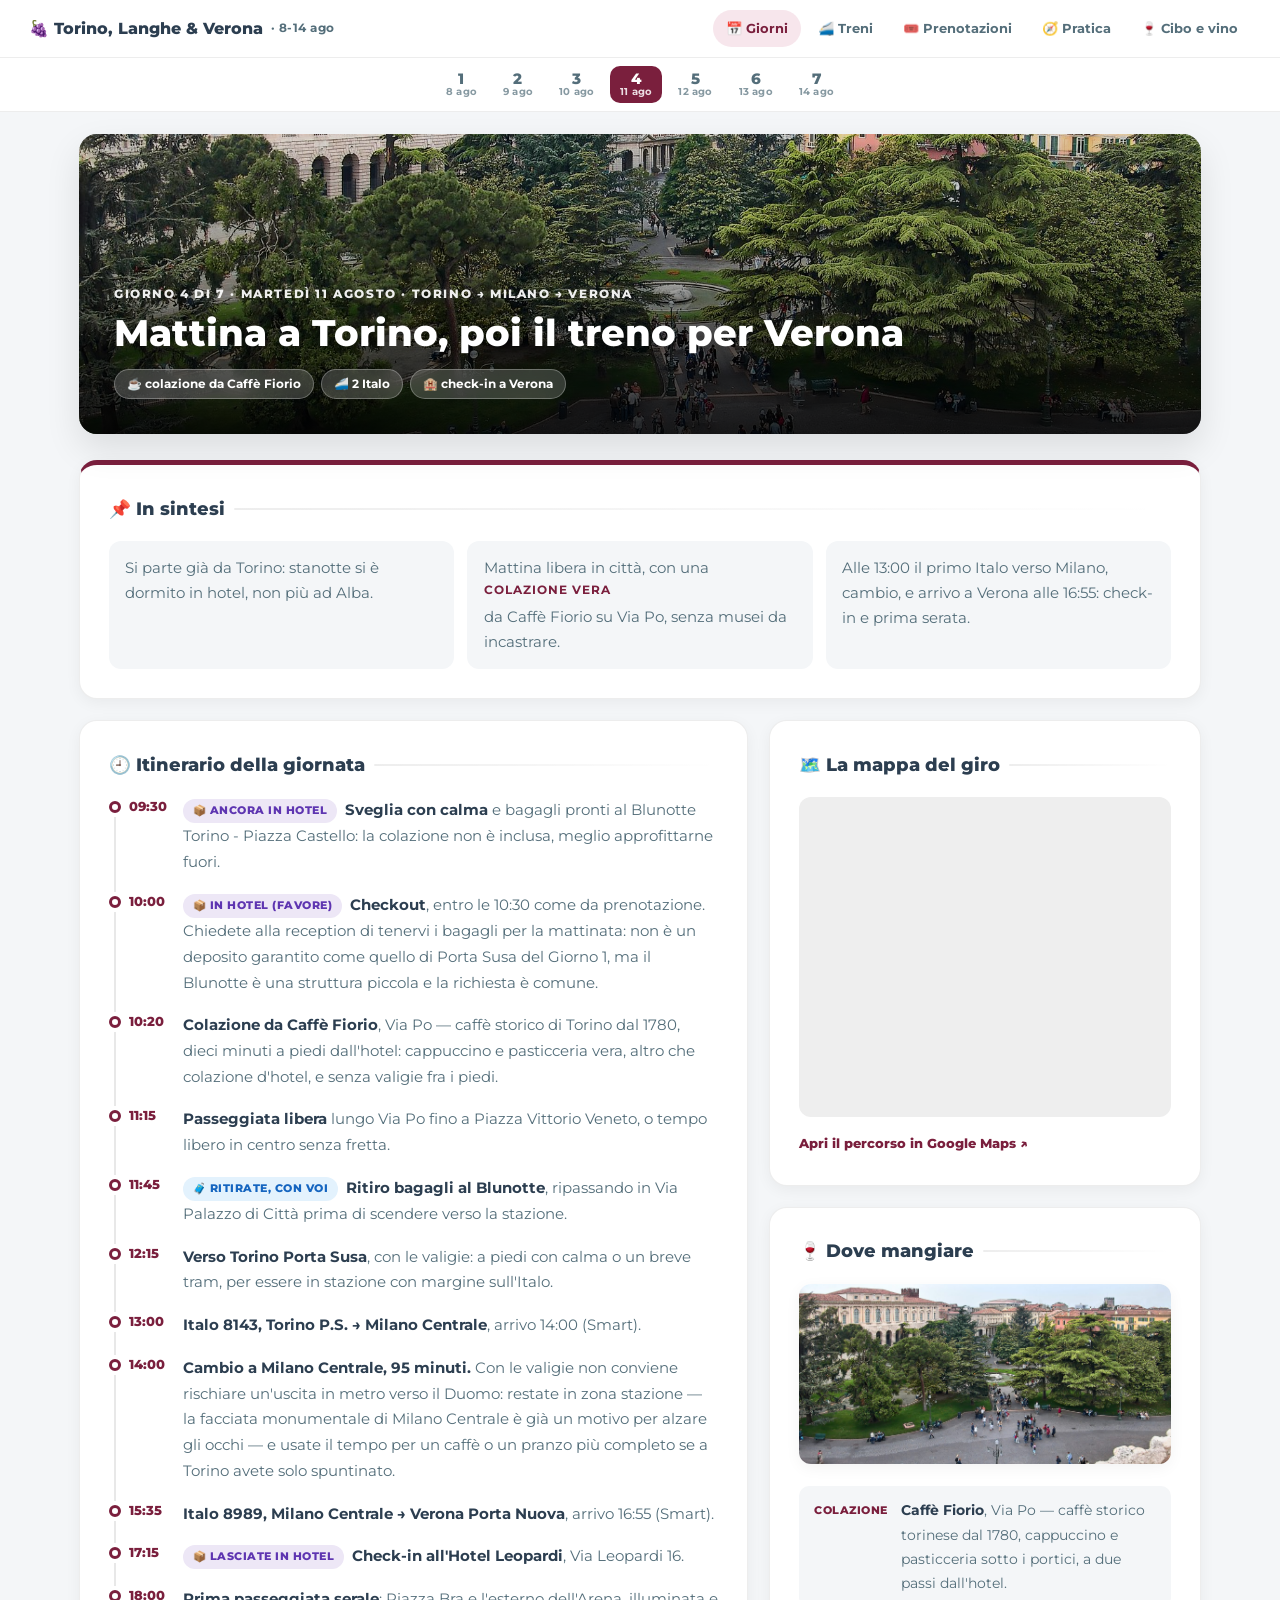
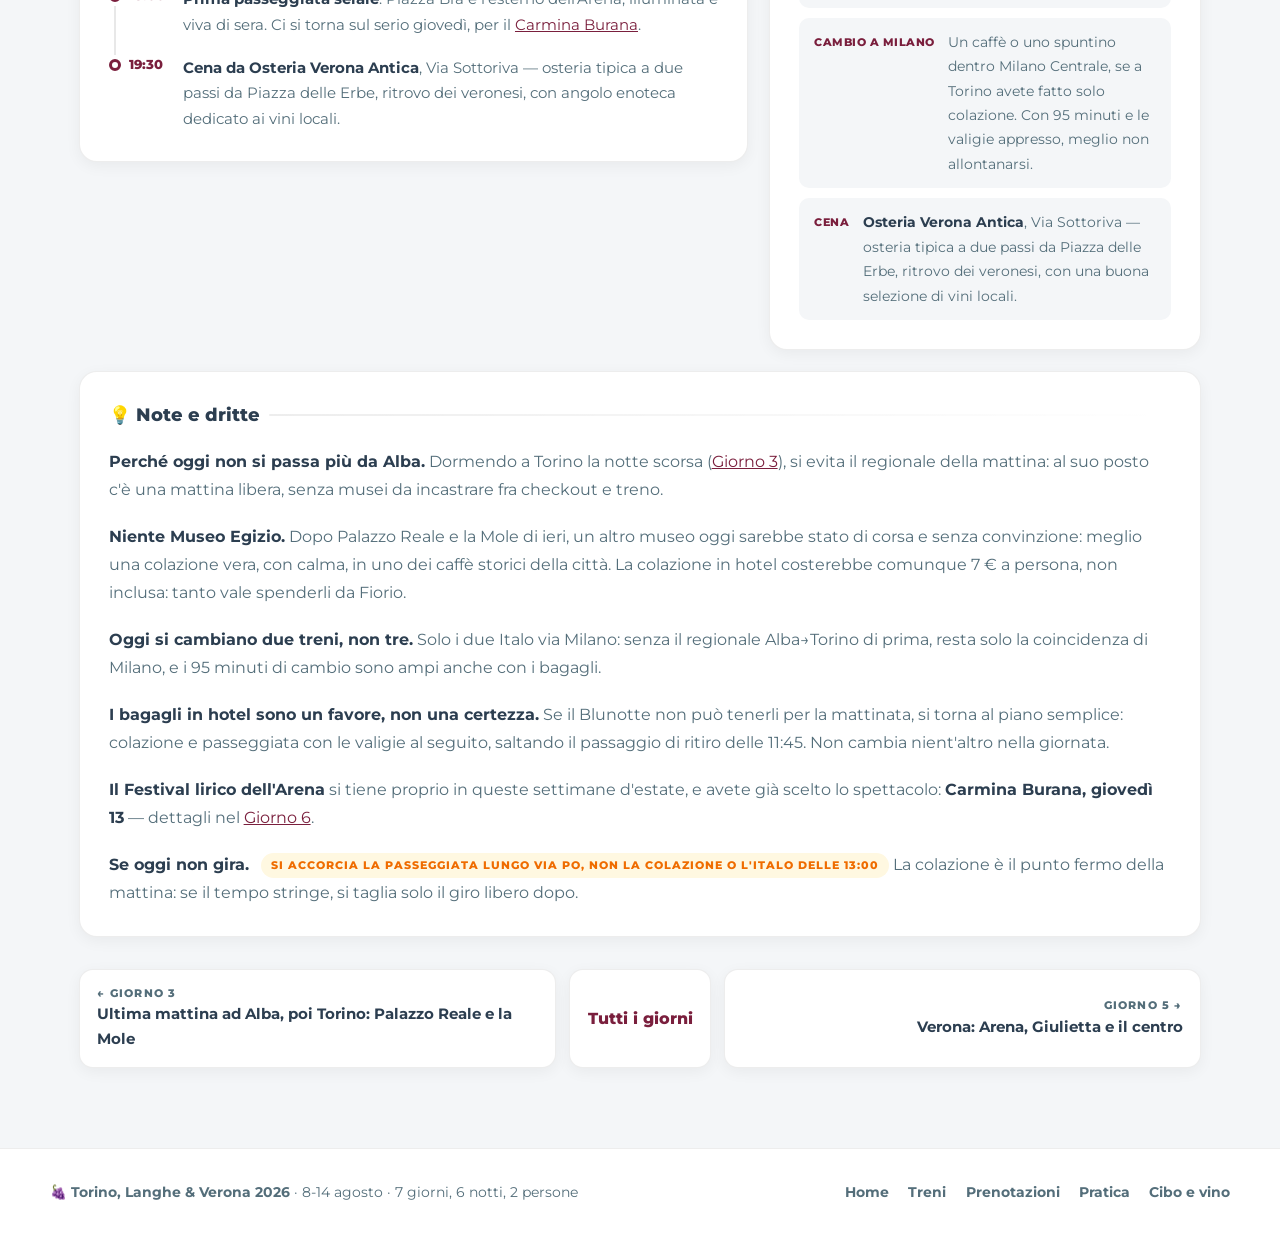
<file: giorno-04.html>
<!DOCTYPE html>
<html lang="it">
<head>
<meta charset="UTF-8">
<meta name="viewport" content="width=device-width, initial-scale=1.0">
<title>Giorno 4 · Mattina a Torino, poi il treno per Verona | Torino, Langhe & Verona 2026</title>
<meta name="description" content="Giorno 4 (11 agosto 2026): mattina libera a Torino con colazione da Caffè Fiorio, poi l'Italo delle 13:00 verso Milano e Verona.">
<meta name="theme-color" content="#7A1F3D">
<meta name="color-scheme" content="light">
<meta property="og:type" content="website">
<meta property="og:title" content="Giorno 4 · Mattina a Torino, poi il treno per Verona | Torino, Langhe & Verona 2026">
<meta property="og:description" content="Giorno 4 (11 agosto 2026): mattina libera a Torino con colazione da Caffè Fiorio, poi l'Italo delle 13:00 verso Milano e Verona.">
<meta property="og:image" content="images/verona_arrivo.jpg">
<meta property="og:locale" content="it_IT">
<link rel="icon" href="data:image/svg+xml,<svg xmlns='http://www.w3.org/2000/svg' viewBox='0 0 100 100'><text y='.9em' font-size='90'>🍇</text></svg>">
<link rel="preconnect" href="https://fonts.googleapis.com">
<link rel="preconnect" href="https://fonts.gstatic.com" crossorigin>
<link href="https://fonts.googleapis.com/css2?family=Montserrat:wght@400;600;800&display=swap" rel="stylesheet">
<link rel="stylesheet" href="assets/style.css">
</head>
<body>

<header class="topbar">
    <a class="brand" href="index.html">🍇 Torino, Langhe & Verona <span>· 8-14 ago</span></a>
    <nav class="mainnav" aria-label="Sezioni del sito">
        <a href="index.html#giorni" aria-current="page">📅 Giorni</a>
        <a href="treni.html">🚄 Treni</a>
        <a href="prenotazioni.html">🎟️ Prenotazioni</a>
        <a href="pratica.html">🧭 Pratica</a>
        <a href="mangiare.html">🍷 Cibo e vino</a>
    </nav>
</header>

<nav class="daystrip" aria-label="Vai a un altro giorno">
<a href="giorno-01.html" data-date="2026-08-08"><span class="n">1</span><span class="d">8 ago</span></a>
<a href="giorno-02.html" data-date="2026-08-09"><span class="n">2</span><span class="d">9 ago</span></a>
<a href="giorno-03.html" data-date="2026-08-10"><span class="n">3</span><span class="d">10 ago</span></a>
<a href="giorno-04.html" data-date="2026-08-11" aria-current="page"><span class="n">4</span><span class="d">11 ago</span></a>
<a href="giorno-05.html" data-date="2026-08-12"><span class="n">5</span><span class="d">12 ago</span></a>
<a href="giorno-06.html" data-date="2026-08-13"><span class="n">6</span><span class="d">13 ago</span></a>
<a href="giorno-07.html" data-date="2026-08-14"><span class="n">7</span><span class="d">14 ago</span></a>
</nav>

<main class="wrap">
<article>

    <div class="dayhero" style="background-image: url('images/verona_arrivo.jpg');">
        <div class="dayhero-in">
            <p class="kicker">Giorno 4 di 7 · Martedì 11 agosto · Torino → Milano → Verona</p>
            <h1>Mattina a Torino, poi il treno per Verona</h1>
            <div class="chips"><span>☕ colazione da Caffè Fiorio</span><span>🚄 2 Italo</span><span>🏨 check-in a Verona</span></div>
        </div>
    </div>

    <div class="daylayout">

        <section class="card accent a-sintesi">
            <h2>📌 In sintesi</h2>
            <ul class="synth"><li>Si parte già da Torino: stanotte si è dormito in hotel, non più ad Alba.</li>
                        <li>Mattina libera in città, con una <strong>colazione vera</strong> da Caffè Fiorio su Via Po, senza musei da incastrare.</li>
                        <li>Alle 13:00 il primo Italo verso Milano, cambio, e arrivo a Verona alle 16:55: check-in e prima serata.</li></ul>
        </section>

        <section class="card a-itin">
            <h2>🕘 Itinerario della giornata</h2>
            <ol class="timeline">
                <li><span class="t">09:30</span><div><span class="bag bag-off">📦 ancora in hotel</span><strong>Sveglia con calma</strong> e bagagli pronti al Blunotte Torino - Piazza Castello: la colazione non è inclusa, meglio approfittarne fuori.</div></li>
                <li><span class="t">10:00</span><div><span class="bag bag-off">📦 in hotel (favore)</span><strong>Checkout</strong>, entro le 10:30 come da prenotazione. Chiedete alla reception di tenervi i bagagli per la mattinata: non è un deposito garantito come quello di Porta Susa del Giorno 1, ma il Blunotte è una struttura piccola e la richiesta è comune.</div></li>
                <li><span class="t">10:20</span><div><strong>Colazione da Caffè Fiorio</strong>, Via Po — caffè storico di Torino dal 1780, dieci minuti a piedi dall'hotel: cappuccino e pasticceria vera, altro che colazione d'hotel, e senza valigie fra i piedi.</div></li>
                <li><span class="t">11:15</span><div><strong>Passeggiata libera</strong> lungo Via Po fino a Piazza Vittorio Veneto, o tempo libero in centro senza fretta.</div></li>
                <li><span class="t">11:45</span><div><span class="bag bag-on">🧳 ritirate, con voi</span><strong>Ritiro bagagli al Blunotte</strong>, ripassando in Via Palazzo di Città prima di scendere verso la stazione.</div></li>
                <li><span class="t">12:15</span><div><strong>Verso Torino Porta Susa</strong>, con le valigie: a piedi con calma o un breve tram, per essere in stazione con margine sull'Italo.</div></li>
                <li><span class="t">13:00</span><div><strong>Italo 8143, Torino P.S. → Milano Centrale</strong>, arrivo 14:00 (Smart).</div></li>
                <li><span class="t">14:00</span><div><strong>Cambio a Milano Centrale, 95 minuti.</strong> Con le valigie non conviene rischiare un'uscita in metro verso il Duomo: restate in zona stazione — la facciata monumentale di Milano Centrale è già un motivo per alzare gli occhi — e usate il tempo per un caffè o un pranzo più completo se a Torino avete solo spuntinato.</div></li>
                <li><span class="t">15:35</span><div><strong>Italo 8989, Milano Centrale → Verona Porta Nuova</strong>, arrivo 16:55 (Smart).</div></li>
                <li><span class="t">17:15</span><div><span class="bag bag-off">📦 lasciate in hotel</span><strong>Check-in all'Hotel Leopardi</strong>, Via Leopardi 16.</div></li>
                <li><span class="t">18:00</span><div><strong>Prima passeggiata serale</strong>: Piazza Bra e l'esterno dell'Arena, illuminata e viva di sera. Ci si torna sul serio giovedì, per il <a href="giorno-06.html">Carmina Burana</a>.</div></li>
                <li><span class="t">19:30</span><div><strong>Cena da Osteria Verona Antica</strong>, Via Sottoriva — osteria tipica a due passi da Piazza delle Erbe, ritrovo dei veronesi, con angolo enoteca dedicato ai vini locali.</div></li>
            </ol>
        </section>

        <section class="card a-mappa">
            <h2>🗺️ La mappa del giro</h2>
            <div class="mapbox">
                <iframe src="https://maps.google.com/maps?saddr=Via+Palazzo+di+Città+14,+Torino&daddr=Via+Po,+Torino+to:Torino+Porta+Susa+to:Milano+Centrale+to:Verona+Porta+Nuova+to:Hotel+Leopardi,+Verona&dirflg=r&t=&z=7&ie=UTF8&iwloc=&output=embed" title="Mappa dell'itinerario del giorno 4" loading="lazy" referrerpolicy="no-referrer-when-downgrade"></iframe>
            </div>
            <a class="maplink" href="https://maps.google.com/maps?saddr=Via+Palazzo+di+Città+14,+Torino&daddr=Via+Po,+Torino+to:Torino+Porta+Susa+to:Milano+Centrale+to:Verona+Porta+Nuova+to:Hotel+Leopardi,+Verona&dirflg=r&t=&z=7&ie=UTF8" target="_blank" rel="noopener">Apri il percorso in Google Maps ↗</a>
        </section>

        <section class="card a-mangiare">
            <h2>🍷 Dove mangiare</h2>
            <img src="images/verona_arrivo.jpg" alt="Piazza Bra, Verona" loading="lazy" decoding="async" width="560" height="180">
            <ul class="eat"><li><span class="when">Colazione</span><div><strong>Caffè Fiorio</strong>, Via Po — caffè storico torinese dal 1780, cappuccino e pasticceria sotto i portici, a due passi dall'hotel.</div></li><li><span class="when">Cambio a Milano</span><div>Un caffè o uno spuntino dentro Milano Centrale, se a Torino avete fatto solo colazione. Con 95 minuti e le valigie appresso, meglio non allontanarsi.</div></li><li><span class="when">Cena</span><div><strong>Osteria Verona Antica</strong>, Via Sottoriva — osteria tipica a due passi da Piazza delle Erbe, ritrovo dei veronesi, con una buona selezione di vini locali.</div></li></ul>
        </section>

        <section class="card a-note prose">
            <h2>💡 Note e dritte</h2>
            <p><strong>Perché oggi non si passa più da Alba.</strong> Dormendo a Torino la notte scorsa (<a href="giorno-03.html">Giorno 3</a>), si evita il regionale della mattina: al suo posto c'è una mattina libera, senza musei da incastrare fra checkout e treno.</p>
            <p><strong>Niente Museo Egizio.</strong> Dopo Palazzo Reale e la Mole di ieri, un altro museo oggi sarebbe stato di corsa e senza convinzione: meglio una colazione vera, con calma, in uno dei caffè storici della città. La colazione in hotel costerebbe comunque 7 € a persona, non inclusa: tanto vale spenderli da Fiorio.</p>
            <p><strong>Oggi si cambiano due treni, non tre.</strong> Solo i due Italo via Milano: senza il regionale Alba→Torino di prima, resta solo la coincidenza di Milano, e i 95 minuti di cambio sono ampi anche con i bagagli.</p>
            <p><strong>I bagagli in hotel sono un favore, non una certezza.</strong> Se il Blunotte non può tenerli per la mattinata, si torna al piano semplice: colazione e passeggiata con le valigie al seguito, saltando il passaggio di ritiro delle 11:45. Non cambia nient'altro nella giornata.</p>
            <p><strong>Il Festival lirico dell'Arena</strong> si tiene proprio in queste settimane d'estate, e avete già scelto lo spettacolo: <strong>Carmina Burana, giovedì 13</strong> — dettagli nel <a href="giorno-06.html">Giorno 6</a>.</p>
            <p><strong>Se oggi non gira.</strong> <span class="prio prio-med">Si accorcia la passeggiata lungo Via Po, non la colazione o l'Italo delle 13:00</span> La colazione è il punto fermo della mattina: se il tempo stringe, si taglia solo il giro libero dopo.</p>
        </section>

    </div>

    <nav class="dayfoot" aria-label="Giorno precedente e successivo">
        <a class="prev" href="giorno-03.html"><span class="lbl">← Giorno 3</span><span class="ttl">Ultima mattina ad Alba, poi Torino: Palazzo Reale e la Mole</span></a>
        <a class="home" href="index.html#giorni">Tutti i giorni</a>
        <a class="next" href="giorno-05.html"><span class="lbl">Giorno 5 →</span><span class="ttl">Verona: Arena, Giulietta e il centro</span></a>
    </nav>

</article>
</main>

<footer class="sitefoot">
    <div class="sitefoot-in">
        <div>🍇 <strong>Torino, Langhe & Verona 2026</strong> · 8-14 agosto · 7 giorni, 6 notti, 2 persone</div>
        <nav>
            <a href="index.html">Home</a>
            <a href="treni.html">Treni</a>
            <a href="prenotazioni.html">Prenotazioni</a>
            <a href="pratica.html">Pratica</a>
            <a href="mangiare.html">Cibo e vino</a>
        </nav>
    </div>
</footer>
<button type="button" class="to-top" aria-label="Torna all'inizio della pagina">↑</button>
<script src="assets/app.js" defer></script>
</body>
</html>
</file>
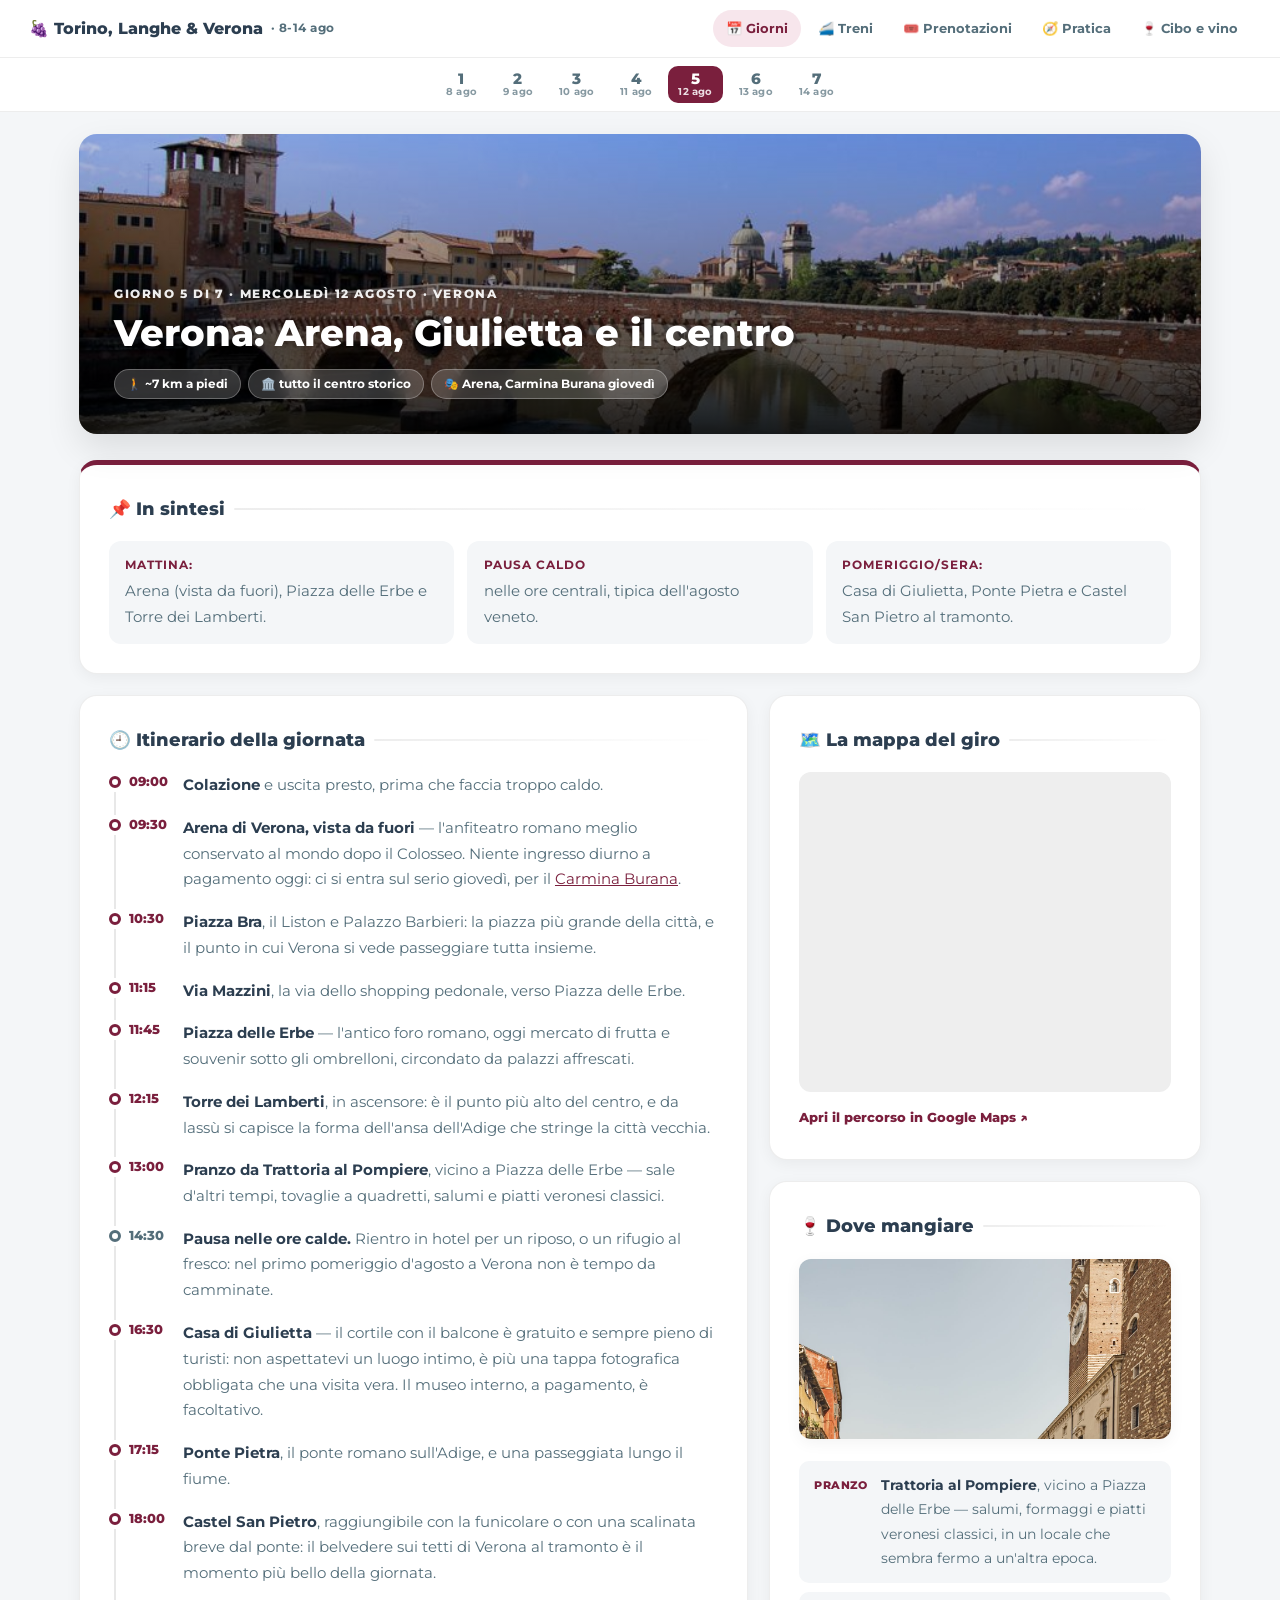
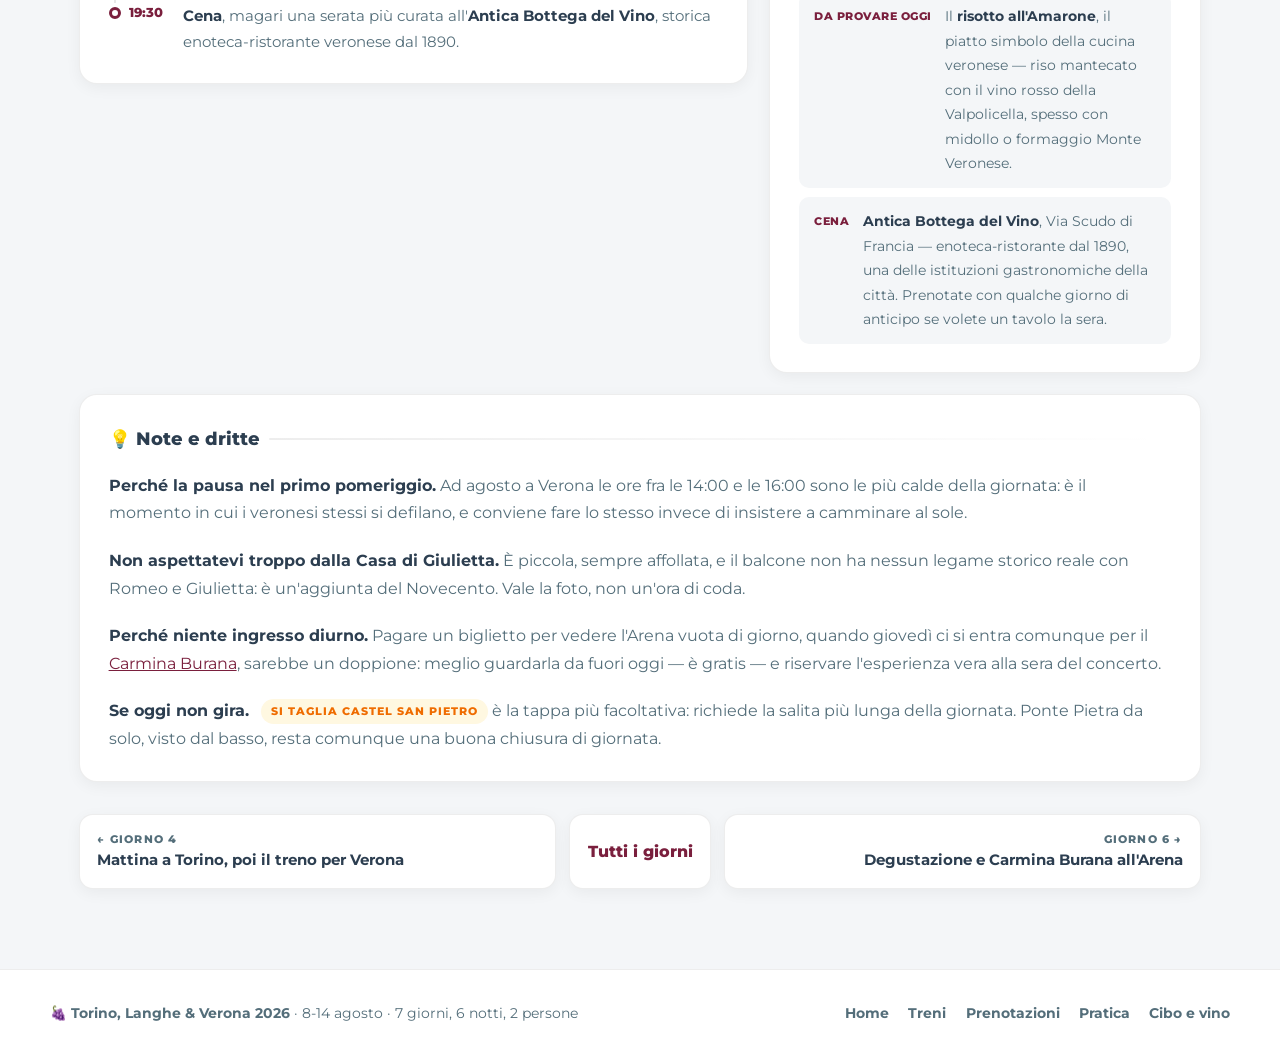
<file: giorno-05.html>
<!DOCTYPE html>
<html lang="it">
<head>
<meta charset="UTF-8">
<meta name="viewport" content="width=device-width, initial-scale=1.0">
<title>Giorno 5 · Verona: Arena, Giulietta e il centro | Torino, Langhe & Verona 2026</title>
<meta name="description" content="Giorno 5 (12 agosto 2026), Verona: Arena, Piazza delle Erbe, Torre dei Lamberti, Casa di Giulietta, Ponte Pietra e Castel San Pietro al tramonto.">
<meta name="theme-color" content="#7A1F3D">
<meta name="color-scheme" content="light">
<meta property="og:type" content="website">
<meta property="og:title" content="Giorno 5 · Verona: Arena, Giulietta e il centro | Torino, Langhe & Verona 2026">
<meta property="og:description" content="Giorno 5 (12 agosto 2026), Verona: Arena, Piazza delle Erbe, Torre dei Lamberti, Casa di Giulietta, Ponte Pietra e Castel San Pietro al tramonto.">
<meta property="og:image" content="images/ponte_pietra.jpg">
<meta property="og:locale" content="it_IT">
<link rel="icon" href="data:image/svg+xml,<svg xmlns='http://www.w3.org/2000/svg' viewBox='0 0 100 100'><text y='.9em' font-size='90'>🍇</text></svg>">
<link rel="preconnect" href="https://fonts.googleapis.com">
<link rel="preconnect" href="https://fonts.gstatic.com" crossorigin>
<link href="https://fonts.googleapis.com/css2?family=Montserrat:wght@400;600;800&display=swap" rel="stylesheet">
<link rel="stylesheet" href="assets/style.css">
</head>
<body>

<header class="topbar">
    <a class="brand" href="index.html">🍇 Torino, Langhe & Verona <span>· 8-14 ago</span></a>
    <nav class="mainnav" aria-label="Sezioni del sito">
        <a href="index.html#giorni" aria-current="page">📅 Giorni</a>
        <a href="treni.html">🚄 Treni</a>
        <a href="prenotazioni.html">🎟️ Prenotazioni</a>
        <a href="pratica.html">🧭 Pratica</a>
        <a href="mangiare.html">🍷 Cibo e vino</a>
    </nav>
</header>

<nav class="daystrip" aria-label="Vai a un altro giorno">
<a href="giorno-01.html" data-date="2026-08-08"><span class="n">1</span><span class="d">8 ago</span></a>
<a href="giorno-02.html" data-date="2026-08-09"><span class="n">2</span><span class="d">9 ago</span></a>
<a href="giorno-03.html" data-date="2026-08-10"><span class="n">3</span><span class="d">10 ago</span></a>
<a href="giorno-04.html" data-date="2026-08-11"><span class="n">4</span><span class="d">11 ago</span></a>
<a href="giorno-05.html" data-date="2026-08-12" aria-current="page"><span class="n">5</span><span class="d">12 ago</span></a>
<a href="giorno-06.html" data-date="2026-08-13"><span class="n">6</span><span class="d">13 ago</span></a>
<a href="giorno-07.html" data-date="2026-08-14"><span class="n">7</span><span class="d">14 ago</span></a>
</nav>

<main class="wrap">
<article>

    <div class="dayhero" style="background-image: url('images/ponte_pietra.jpg');">
        <div class="dayhero-in">
            <p class="kicker">Giorno 5 di 7 · Mercoledì 12 agosto · Verona</p>
            <h1>Verona: Arena, Giulietta e il centro</h1>
            <div class="chips"><span>🚶 ~7 km a piedi</span><span>🏛️ tutto il centro storico</span><span>🎭 Arena, Carmina Burana giovedì</span></div>
        </div>
    </div>

    <div class="daylayout">

        <section class="card accent a-sintesi">
            <h2>📌 In sintesi</h2>
            <ul class="synth"><li><strong>Mattina:</strong> Arena (vista da fuori), Piazza delle Erbe e Torre dei Lamberti.</li>
                        <li><strong>Pausa caldo</strong> nelle ore centrali, tipica dell'agosto veneto.</li>
                        <li><strong>Pomeriggio/sera:</strong> Casa di Giulietta, Ponte Pietra e Castel San Pietro al tramonto.</li></ul>
        </section>

        <section class="card a-itin">
            <h2>🕘 Itinerario della giornata</h2>
            <ol class="timeline">
                <li><span class="t">09:00</span><div><strong>Colazione</strong> e uscita presto, prima che faccia troppo caldo.</div></li>
                <li><span class="t">09:30</span><div><strong>Arena di Verona, vista da fuori</strong> — l'anfiteatro romano meglio conservato al mondo dopo il Colosseo. Niente ingresso diurno a pagamento oggi: ci si entra sul serio giovedì, per il <a href="giorno-06.html">Carmina Burana</a>.</div></li>
                <li><span class="t">10:30</span><div><strong>Piazza Bra</strong>, il Liston e Palazzo Barbieri: la piazza più grande della città, e il punto in cui Verona si vede passeggiare tutta insieme.</div></li>
                <li><span class="t">11:15</span><div><strong>Via Mazzini</strong>, la via dello shopping pedonale, verso Piazza delle Erbe.</div></li>
                <li><span class="t">11:45</span><div><strong>Piazza delle Erbe</strong> — l'antico foro romano, oggi mercato di frutta e souvenir sotto gli ombrelloni, circondato da palazzi affrescati.</div></li>
                <li><span class="t">12:15</span><div><strong>Torre dei Lamberti</strong>, in ascensore: è il punto più alto del centro, e da lassù si capisce la forma dell'ansa dell'Adige che stringe la città vecchia.</div></li>
                <li><span class="t">13:00</span><div><strong>Pranzo da Trattoria al Pompiere</strong>, vicino a Piazza delle Erbe — sale d'altri tempi, tovaglie a quadretti, salumi e piatti veronesi classici.</div></li>
                <li class="opt"><span class="t">14:30</span><div><strong>Pausa nelle ore calde.</strong> Rientro in hotel per un riposo, o un rifugio al fresco: nel primo pomeriggio d'agosto a Verona non è tempo da camminate.</div></li>
                <li><span class="t">16:30</span><div><strong>Casa di Giulietta</strong> — il cortile con il balcone è gratuito e sempre pieno di turisti: non aspettatevi un luogo intimo, è più una tappa fotografica obbligata che una visita vera. Il museo interno, a pagamento, è facoltativo.</div></li>
                <li><span class="t">17:15</span><div><strong>Ponte Pietra</strong>, il ponte romano sull'Adige, e una passeggiata lungo il fiume.</div></li>
                <li><span class="t">18:00</span><div><strong>Castel San Pietro</strong>, raggiungibile con la funicolare o con una scalinata breve dal ponte: il belvedere sui tetti di Verona al tramonto è il momento più bello della giornata.</div></li>
                <li><span class="t">19:30</span><div><strong>Cena</strong>, magari una serata più curata all'<strong>Antica Bottega del Vino</strong>, storica enoteca-ristorante veronese dal 1890.</div></li>
            </ol>
        </section>

        <section class="card a-mappa">
            <h2>🗺️ La mappa del giro</h2>
            <div class="mapbox">
                <iframe src="https://maps.google.com/maps?saddr=Hotel+Leopardi,+Verona&daddr=Arena+di+Verona+to:Piazza+delle+Erbe,+Verona+to:Casa+di+Giulietta,+Verona+to:Ponte+Pietra,+Verona+to:Castel+San+Pietro,+Verona+to:Antica+Bottega+del+Vino,+Verona&dirflg=w&t=&z=15&ie=UTF8&iwloc=&output=embed" title="Mappa dell'itinerario del giorno 5" loading="lazy" referrerpolicy="no-referrer-when-downgrade"></iframe>
            </div>
            <a class="maplink" href="https://maps.google.com/maps?saddr=Hotel+Leopardi,+Verona&daddr=Arena+di+Verona+to:Piazza+delle+Erbe,+Verona+to:Casa+di+Giulietta,+Verona+to:Ponte+Pietra,+Verona+to:Castel+San+Pietro,+Verona+to:Antica+Bottega+del+Vino,+Verona&dirflg=w&t=&z=15&ie=UTF8" target="_blank" rel="noopener">Apri il percorso in Google Maps ↗</a>
        </section>

        <section class="card a-mangiare">
            <h2>🍷 Dove mangiare</h2>
            <img src="images/piazza_erbe.jpg" alt="Piazza delle Erbe, Verona" loading="lazy" decoding="async" width="560" height="180">
            <ul class="eat"><li><span class="when">Pranzo</span><div><strong>Trattoria al Pompiere</strong>, vicino a Piazza delle Erbe — salumi, formaggi e piatti veronesi classici, in un locale che sembra fermo a un'altra epoca.</div></li><li><span class="when">Da provare oggi</span><div>Il <strong>risotto all'Amarone</strong>, il piatto simbolo della cucina veronese — riso mantecato con il vino rosso della Valpolicella, spesso con midollo o formaggio Monte Veronese.</div></li><li><span class="when">Cena</span><div><strong>Antica Bottega del Vino</strong>, Via Scudo di Francia — enoteca-ristorante dal 1890, una delle istituzioni gastronomiche della città. Prenotate con qualche giorno di anticipo se volete un tavolo la sera.</div></li></ul>
        </section>

        <section class="card a-note prose">
            <h2>💡 Note e dritte</h2>
            <p><strong>Perché la pausa nel primo pomeriggio.</strong> Ad agosto a Verona le ore fra le 14:00 e le 16:00 sono le più calde della giornata: è il momento in cui i veronesi stessi si defilano, e conviene fare lo stesso invece di insistere a camminare al sole.</p>
            <p><strong>Non aspettatevi troppo dalla Casa di Giulietta.</strong> È piccola, sempre affollata, e il balcone non ha nessun legame storico reale con Romeo e Giulietta: è un'aggiunta del Novecento. Vale la foto, non un'ora di coda.</p>
            <p><strong>Perché niente ingresso diurno.</strong> Pagare un biglietto per vedere l'Arena vuota di giorno, quando giovedì ci si entra comunque per il <a href="giorno-06.html">Carmina Burana</a>, sarebbe un doppione: meglio guardarla da fuori oggi — è gratis — e riservare l'esperienza vera alla sera del concerto.</p>
            <p><strong>Se oggi non gira.</strong> <span class="prio prio-med">Si taglia Castel San Pietro</span> è la tappa più facoltativa: richiede la salita più lunga della giornata. Ponte Pietra da solo, visto dal basso, resta comunque una buona chiusura di giornata.</p>
        </section>

    </div>

    <nav class="dayfoot" aria-label="Giorno precedente e successivo">
        <a class="prev" href="giorno-04.html"><span class="lbl">← Giorno 4</span><span class="ttl">Mattina a Torino, poi il treno per Verona</span></a>
        <a class="home" href="index.html#giorni">Tutti i giorni</a>
        <a class="next" href="giorno-06.html"><span class="lbl">Giorno 6 →</span><span class="ttl">Degustazione e Carmina Burana all'Arena</span></a>
    </nav>

</article>
</main>

<footer class="sitefoot">
    <div class="sitefoot-in">
        <div>🍇 <strong>Torino, Langhe & Verona 2026</strong> · 8-14 agosto · 7 giorni, 6 notti, 2 persone</div>
        <nav>
            <a href="index.html">Home</a>
            <a href="treni.html">Treni</a>
            <a href="prenotazioni.html">Prenotazioni</a>
            <a href="pratica.html">Pratica</a>
            <a href="mangiare.html">Cibo e vino</a>
        </nav>
    </div>
</footer>
<button type="button" class="to-top" aria-label="Torna all'inizio della pagina">↑</button>
<script src="assets/app.js" defer></script>
</body>
</html>
</file>
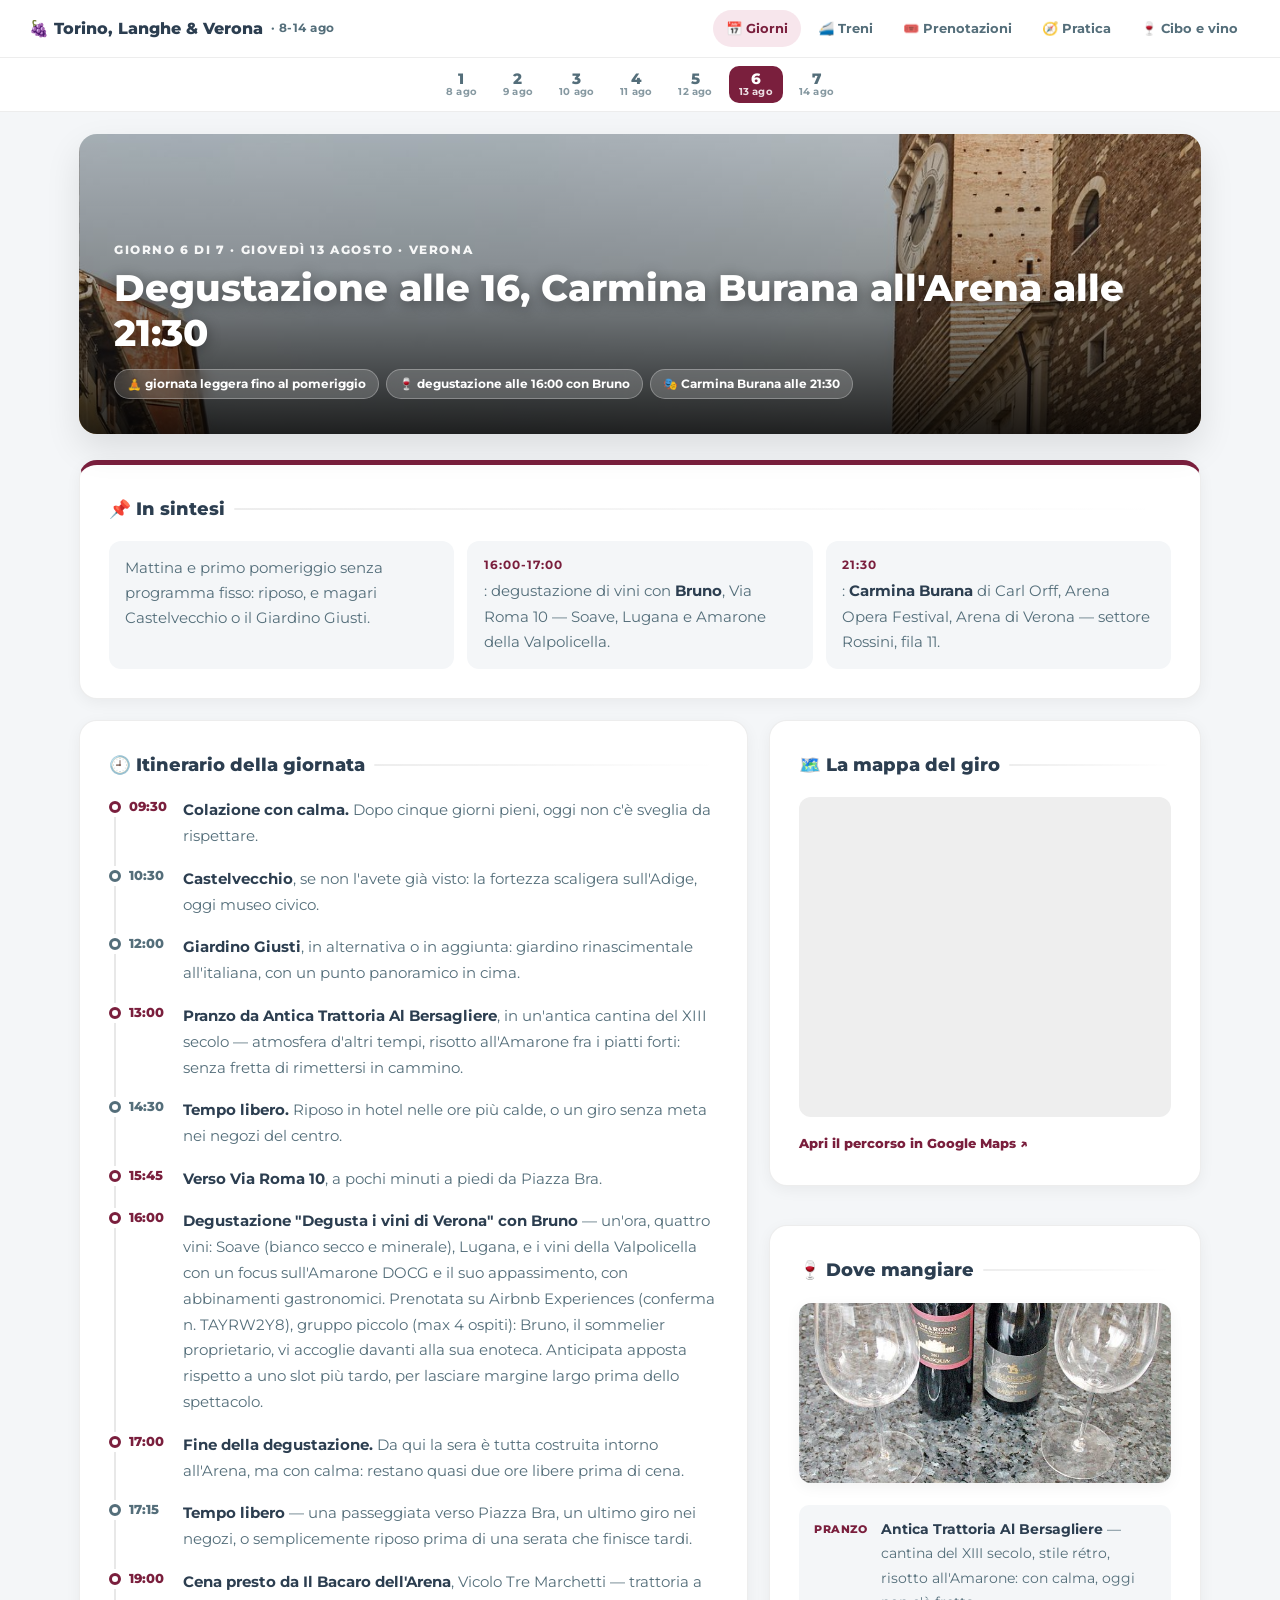
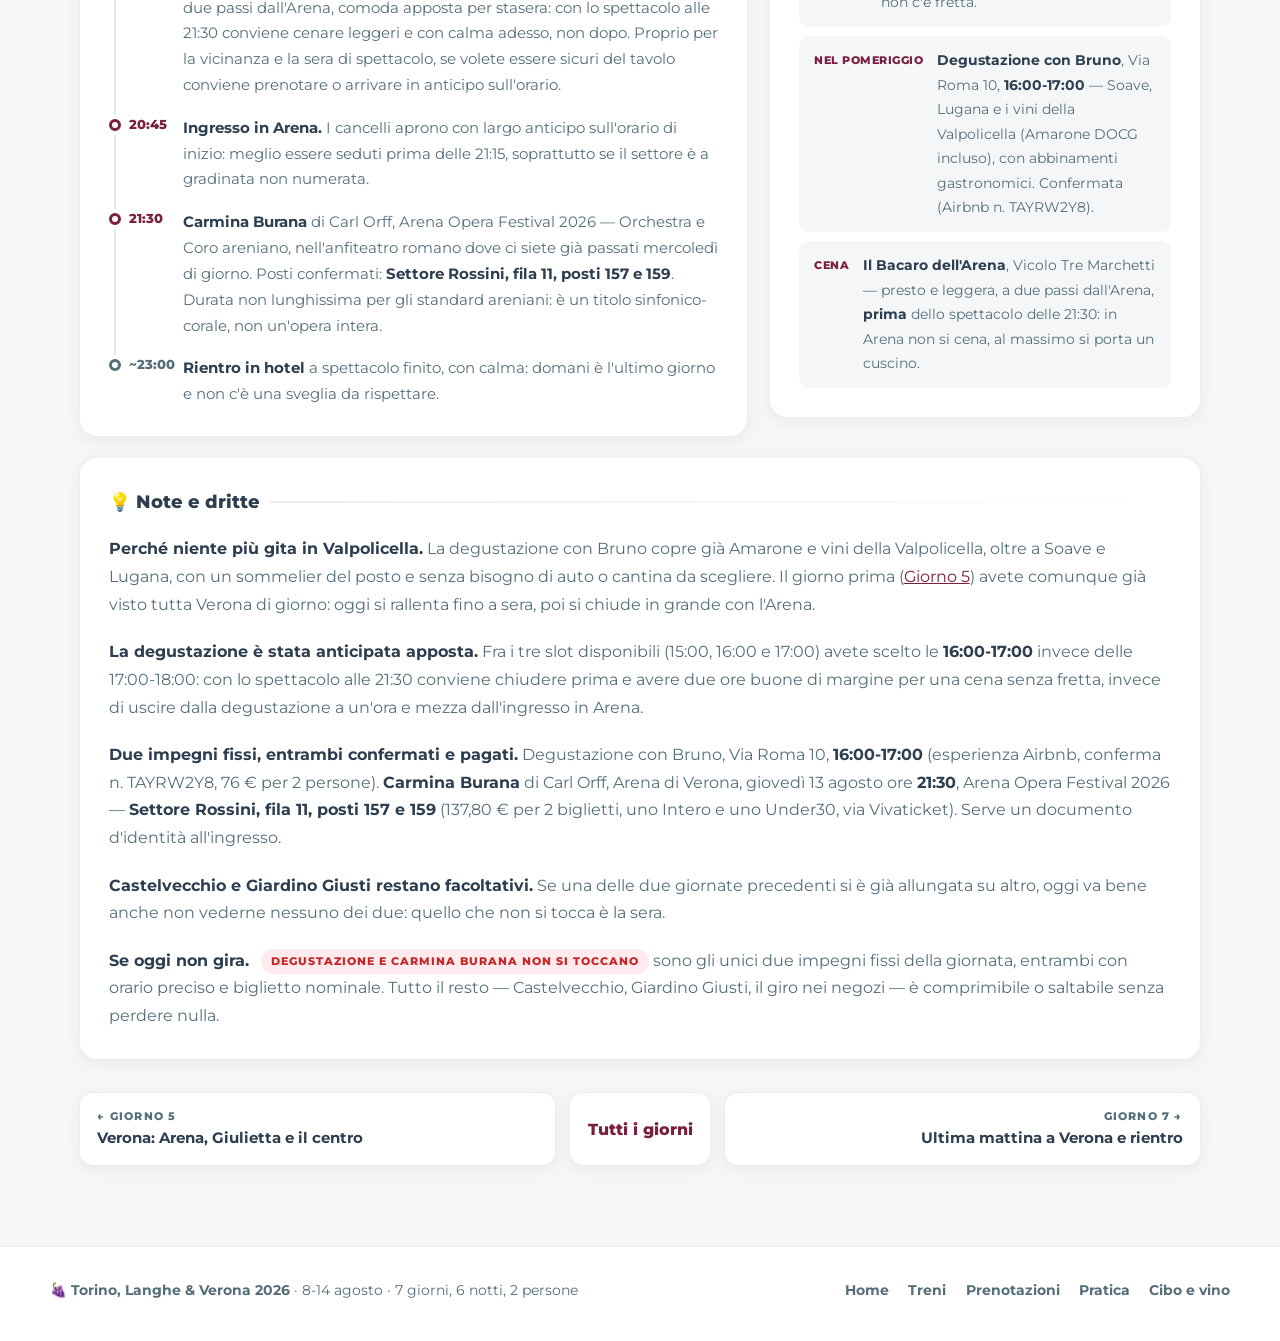
<file: giorno-06.html>
<!DOCTYPE html>
<html lang="it">
<head>
<meta charset="UTF-8">
<meta name="viewport" content="width=device-width, initial-scale=1.0">
<title>Giorno 6 · Degustazione e Carmina Burana all'Arena | Torino, Langhe & Verona 2026</title>
<meta name="description" content="Giorno 6 (13 agosto 2026): giornata leggera a Verona, degustazione con Bruno alle 16:00 e Carmina Burana all'Arena di Verona alle 21:30.">
<meta name="theme-color" content="#7A1F3D">
<meta name="color-scheme" content="light">
<meta property="og:type" content="website">
<meta property="og:title" content="Giorno 6 · Degustazione e Carmina Burana all'Arena | Torino, Langhe & Verona 2026">
<meta property="og:description" content="Giorno 6 (13 agosto 2026): giornata leggera a Verona, degustazione con Bruno alle 16:00 e Carmina Burana all'Arena di Verona alle 21:30.">
<meta property="og:image" content="images/piazza_erbe.jpg">
<meta property="og:locale" content="it_IT">
<link rel="icon" href="data:image/svg+xml,<svg xmlns='http://www.w3.org/2000/svg' viewBox='0 0 100 100'><text y='.9em' font-size='90'>🍇</text></svg>">
<link rel="preconnect" href="https://fonts.googleapis.com">
<link rel="preconnect" href="https://fonts.gstatic.com" crossorigin>
<link href="https://fonts.googleapis.com/css2?family=Montserrat:wght@400;600;800&display=swap" rel="stylesheet">
<link rel="stylesheet" href="assets/style.css">
</head>
<body>

<header class="topbar">
    <a class="brand" href="index.html">🍇 Torino, Langhe & Verona <span>· 8-14 ago</span></a>
    <nav class="mainnav" aria-label="Sezioni del sito">
        <a href="index.html#giorni" aria-current="page">📅 Giorni</a>
        <a href="treni.html">🚄 Treni</a>
        <a href="prenotazioni.html">🎟️ Prenotazioni</a>
        <a href="pratica.html">🧭 Pratica</a>
        <a href="mangiare.html">🍷 Cibo e vino</a>
    </nav>
</header>

<nav class="daystrip" aria-label="Vai a un altro giorno">
<a href="giorno-01.html" data-date="2026-08-08"><span class="n">1</span><span class="d">8 ago</span></a>
<a href="giorno-02.html" data-date="2026-08-09"><span class="n">2</span><span class="d">9 ago</span></a>
<a href="giorno-03.html" data-date="2026-08-10"><span class="n">3</span><span class="d">10 ago</span></a>
<a href="giorno-04.html" data-date="2026-08-11"><span class="n">4</span><span class="d">11 ago</span></a>
<a href="giorno-05.html" data-date="2026-08-12"><span class="n">5</span><span class="d">12 ago</span></a>
<a href="giorno-06.html" data-date="2026-08-13" aria-current="page"><span class="n">6</span><span class="d">13 ago</span></a>
<a href="giorno-07.html" data-date="2026-08-14"><span class="n">7</span><span class="d">14 ago</span></a>
</nav>

<main class="wrap">
<article>

    <div class="dayhero" style="background-image: url('images/piazza_erbe.jpg');">
        <div class="dayhero-in">
            <p class="kicker">Giorno 6 di 7 · Giovedì 13 agosto · Verona</p>
            <h1>Degustazione alle 16, Carmina Burana all'Arena alle 21:30</h1>
            <div class="chips"><span>🧘 giornata leggera fino al pomeriggio</span><span>🍷 degustazione alle 16:00 con Bruno</span><span>🎭 Carmina Burana alle 21:30</span></div>
        </div>
    </div>

    <div class="daylayout">

        <section class="card accent a-sintesi">
            <h2>📌 In sintesi</h2>
            <ul class="synth"><li>Mattina e primo pomeriggio senza programma fisso: riposo, e magari Castelvecchio o il Giardino Giusti.</li>
                        <li><strong>16:00-17:00</strong>: degustazione di vini con <strong>Bruno</strong>, Via Roma 10 — Soave, Lugana e Amarone della Valpolicella.</li>
                        <li><strong>21:30</strong>: <strong>Carmina Burana</strong> di Carl Orff, Arena Opera Festival, Arena di Verona — settore Rossini, fila 11.</li></ul>
        </section>

        <section class="card a-itin">
            <h2>🕘 Itinerario della giornata</h2>
            <ol class="timeline">
                <li><span class="t">09:30</span><div><strong>Colazione con calma.</strong> Dopo cinque giorni pieni, oggi non c'è sveglia da rispettare.</div></li>
                <li class="opt"><span class="t">10:30</span><div><strong>Castelvecchio</strong>, se non l'avete già visto: la fortezza scaligera sull'Adige, oggi museo civico.</div></li>
                <li class="opt"><span class="t">12:00</span><div><strong>Giardino Giusti</strong>, in alternativa o in aggiunta: giardino rinascimentale all'italiana, con un punto panoramico in cima.</div></li>
                <li><span class="t">13:00</span><div><strong>Pranzo da Antica Trattoria Al Bersagliere</strong>, in un'antica cantina del XIII secolo — atmosfera d'altri tempi, risotto all'Amarone fra i piatti forti: senza fretta di rimettersi in cammino.</div></li>
                <li class="opt"><span class="t">14:30</span><div><strong>Tempo libero.</strong> Riposo in hotel nelle ore più calde, o un giro senza meta nei negozi del centro.</div></li>
                <li><span class="t">15:45</span><div><strong>Verso Via Roma 10</strong>, a pochi minuti a piedi da Piazza Bra.</div></li>
                <li><span class="t">16:00</span><div><strong>Degustazione "Degusta i vini di Verona" con Bruno</strong> — un'ora, quattro vini: Soave (bianco secco e minerale), Lugana, e i vini della Valpolicella con un focus sull'Amarone DOCG e il suo appassimento, con abbinamenti gastronomici. Prenotata su Airbnb Experiences (conferma n. TAYRW2Y8), gruppo piccolo (max 4 ospiti): Bruno, il sommelier proprietario, vi accoglie davanti alla sua enoteca. Anticipata apposta rispetto a uno slot più tardo, per lasciare margine largo prima dello spettacolo.</div></li>
                <li><span class="t">17:00</span><div><strong>Fine della degustazione.</strong> Da qui la sera è tutta costruita intorno all'Arena, ma con calma: restano quasi due ore libere prima di cena.</div></li>
                <li class="opt"><span class="t">17:15</span><div><strong>Tempo libero</strong> — una passeggiata verso Piazza Bra, un ultimo giro nei negozi, o semplicemente riposo prima di una serata che finisce tardi.</div></li>
                <li><span class="t">19:00</span><div><strong>Cena presto da Il Bacaro dell'Arena</strong>, Vicolo Tre Marchetti — trattoria a due passi dall'Arena, comoda apposta per stasera: con lo spettacolo alle 21:30 conviene cenare leggeri e con calma adesso, non dopo. Proprio per la vicinanza e la sera di spettacolo, se volete essere sicuri del tavolo conviene prenotare o arrivare in anticipo sull'orario.</div></li>
                <li><span class="t">20:45</span><div><strong>Ingresso in Arena.</strong> I cancelli aprono con largo anticipo sull'orario di inizio: meglio essere seduti prima delle 21:15, soprattutto se il settore è a gradinata non numerata.</div></li>
                <li><span class="t">21:30</span><div><strong>Carmina Burana</strong> di Carl Orff, Arena Opera Festival 2026 — Orchestra e Coro areniano, nell'anfiteatro romano dove ci siete già passati mercoledì di giorno. Posti confermati: <strong>Settore Rossini, fila 11, posti 157 e 159</strong>. Durata non lunghissima per gli standard areniani: è un titolo sinfonico-corale, non un'opera intera.</div></li>
                <li class="opt"><span class="t">~23:00</span><div><strong>Rientro in hotel</strong> a spettacolo finito, con calma: domani è l'ultimo giorno e non c'è una sveglia da rispettare.</div></li>
            </ol>
        </section>

        <section class="card a-mappa">
            <h2>🗺️ La mappa del giro</h2>
            <div class="mapbox">
                <iframe src="https://maps.google.com/maps?saddr=Hotel+Leopardi,+Verona&daddr=Castelvecchio,+Verona+to:Giardino+Giusti,+Verona+to:Antica+Trattoria+Al+Bersagliere,+Verona+to:Via+Roma+10,+Verona+to:Vicolo+Tre+Marchetti,+Verona+to:Arena+di+Verona&dirflg=w&t=&z=15&ie=UTF8&iwloc=&output=embed" title="Mappa dell'itinerario del giorno 6" loading="lazy" referrerpolicy="no-referrer-when-downgrade"></iframe>
            </div>
            <a class="maplink" href="https://maps.google.com/maps?saddr=Hotel+Leopardi,+Verona&daddr=Castelvecchio,+Verona+to:Giardino+Giusti,+Verona+to:Antica+Trattoria+Al+Bersagliere,+Verona+to:Via+Roma+10,+Verona+to:Vicolo+Tre+Marchetti,+Verona+to:Arena+di+Verona&dirflg=w&t=&z=15&ie=UTF8" target="_blank" rel="noopener">Apri il percorso in Google Maps ↗</a>
        </section>

        <section class="card a-mangiare">
            <h2>🍷 Dove mangiare</h2>
            <img src="images/amarone.jpg" alt="Amarone della Valpolicella" loading="lazy" decoding="async" width="560" height="180">
            <ul class="eat"><li><span class="when">Pranzo</span><div><strong>Antica Trattoria Al Bersagliere</strong> — cantina del XIII secolo, stile rétro, risotto all'Amarone: con calma, oggi non c'è fretta.</div></li><li><span class="when">Nel pomeriggio</span><div><strong>Degustazione con Bruno</strong>, Via Roma 10, <strong>16:00-17:00</strong> — Soave, Lugana e i vini della Valpolicella (Amarone DOCG incluso), con abbinamenti gastronomici. Confermata (Airbnb n. TAYRW2Y8).</div></li><li><span class="when">Cena</span><div><strong>Il Bacaro dell'Arena</strong>, Vicolo Tre Marchetti — presto e leggera, a due passi dall'Arena, <strong>prima</strong> dello spettacolo delle 21:30: in Arena non si cena, al massimo si porta un cuscino.</div></li></ul>
        </section>

        <section class="card a-note prose">
            <h2>💡 Note e dritte</h2>
            <p><strong>Perché niente più gita in Valpolicella.</strong> La degustazione con Bruno copre già Amarone e vini della Valpolicella, oltre a Soave e Lugana, con un sommelier del posto e senza bisogno di auto o cantina da scegliere. Il giorno prima (<a href="giorno-05.html">Giorno 5</a>) avete comunque già visto tutta Verona di giorno: oggi si rallenta fino a sera, poi si chiude in grande con l'Arena.</p>
            <p><strong>La degustazione è stata anticipata apposta.</strong> Fra i tre slot disponibili (15:00, 16:00 e 17:00) avete scelto le <strong>16:00-17:00</strong> invece delle 17:00-18:00: con lo spettacolo alle 21:30 conviene chiudere prima e avere due ore buone di margine per una cena senza fretta, invece di uscire dalla degustazione a un'ora e mezza dall'ingresso in Arena.</p>
            <p><strong>Due impegni fissi, entrambi confermati e pagati.</strong> Degustazione con Bruno, Via Roma 10, <strong>16:00-17:00</strong> (esperienza Airbnb, conferma n. TAYRW2Y8, 76 € per 2 persone). <strong>Carmina Burana</strong> di Carl Orff, Arena di Verona, giovedì 13 agosto ore <strong>21:30</strong>, Arena Opera Festival 2026 — <strong>Settore Rossini, fila 11, posti 157 e 159</strong> (137,80 € per 2 biglietti, uno Intero e uno Under30, via Vivaticket). Serve un documento d'identità all'ingresso.</p>
            <p><strong>Castelvecchio e Giardino Giusti restano facoltativi.</strong> Se una delle due giornate precedenti si è già allungata su altro, oggi va bene anche non vederne nessuno dei due: quello che non si tocca è la sera.</p>
            <p><strong>Se oggi non gira.</strong> <span class="prio prio-high">Degustazione e Carmina Burana non si toccano</span> sono gli unici due impegni fissi della giornata, entrambi con orario preciso e biglietto nominale. Tutto il resto — Castelvecchio, Giardino Giusti, il giro nei negozi — è comprimibile o saltabile senza perdere nulla.</p>
        </section>

    </div>

    <nav class="dayfoot" aria-label="Giorno precedente e successivo">
        <a class="prev" href="giorno-05.html"><span class="lbl">← Giorno 5</span><span class="ttl">Verona: Arena, Giulietta e il centro</span></a>
        <a class="home" href="index.html#giorni">Tutti i giorni</a>
        <a class="next" href="giorno-07.html"><span class="lbl">Giorno 7 →</span><span class="ttl">Ultima mattina a Verona e rientro</span></a>
    </nav>

</article>
</main>

<footer class="sitefoot">
    <div class="sitefoot-in">
        <div>🍇 <strong>Torino, Langhe & Verona 2026</strong> · 8-14 agosto · 7 giorni, 6 notti, 2 persone</div>
        <nav>
            <a href="index.html">Home</a>
            <a href="treni.html">Treni</a>
            <a href="prenotazioni.html">Prenotazioni</a>
            <a href="pratica.html">Pratica</a>
            <a href="mangiare.html">Cibo e vino</a>
        </nav>
    </div>
</footer>
<button type="button" class="to-top" aria-label="Torna all'inizio della pagina">↑</button>
<script src="assets/app.js" defer></script>
</body>
</html>
</file>
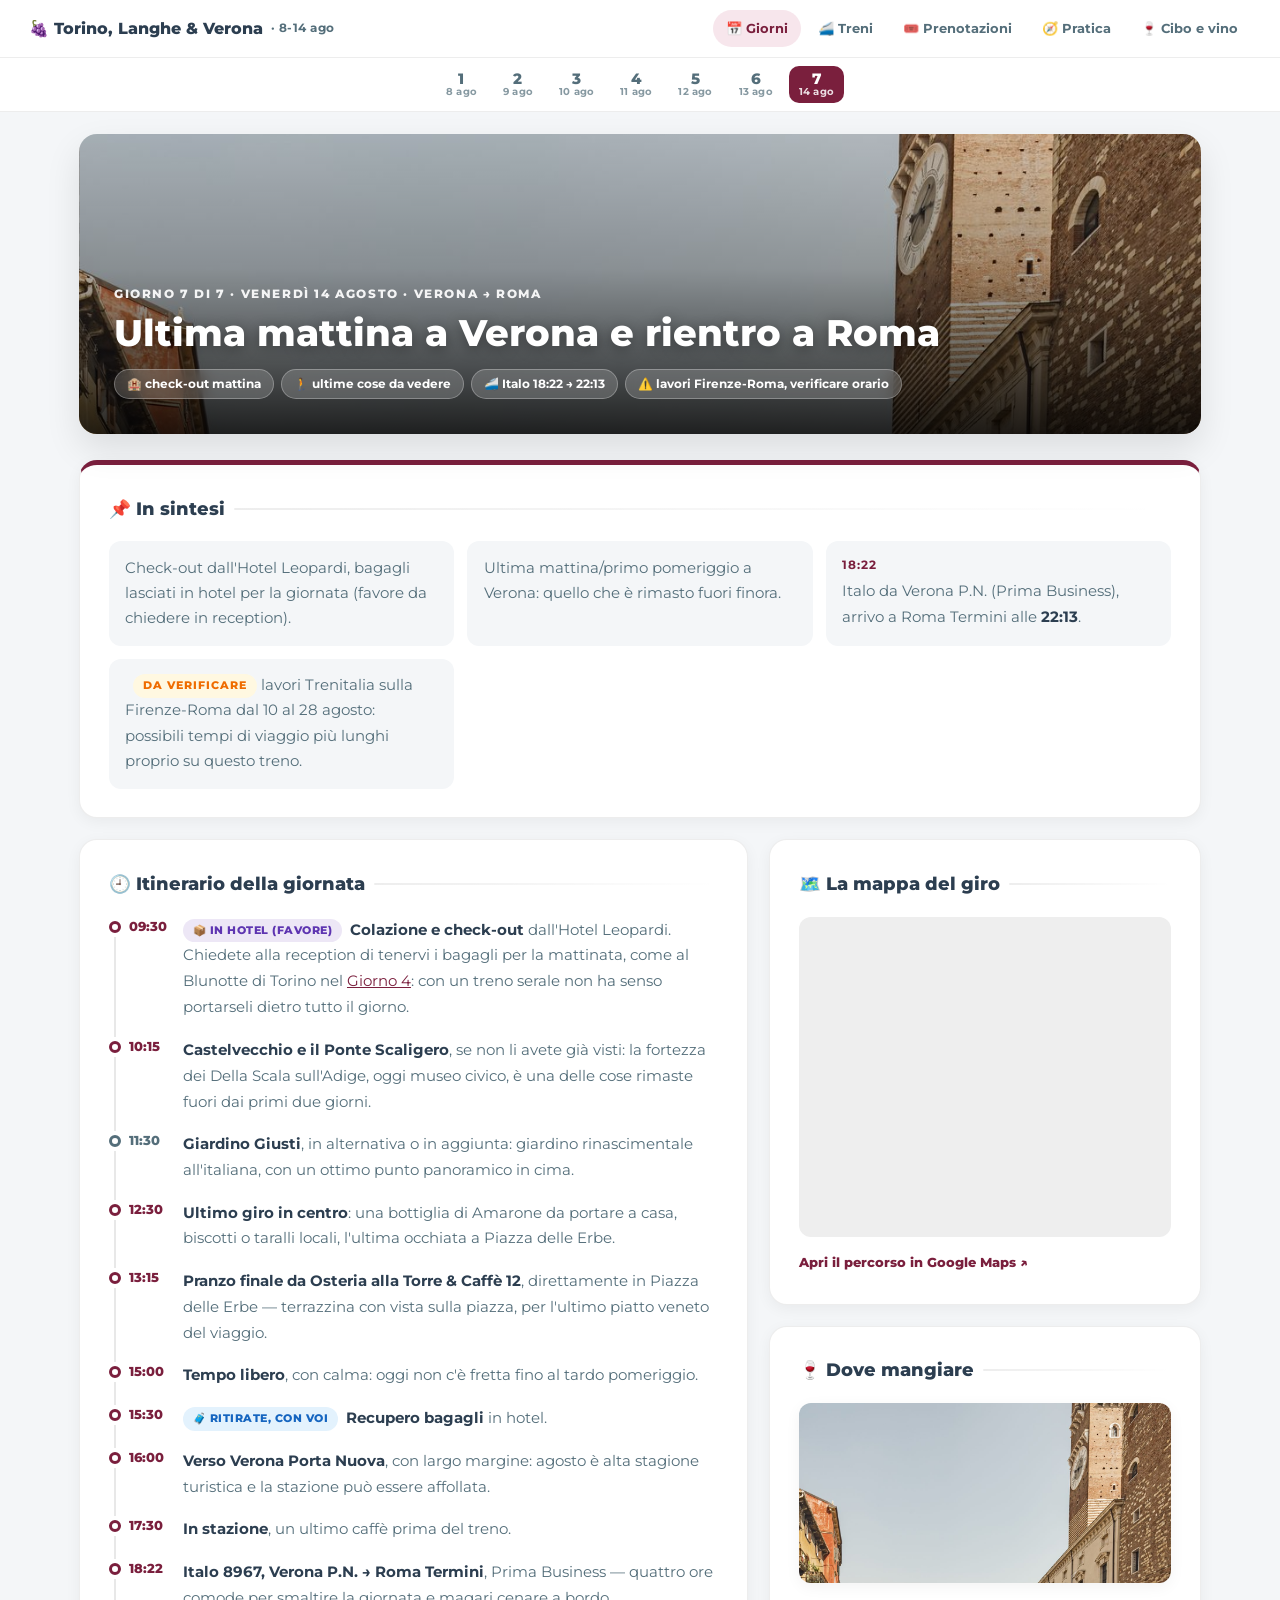
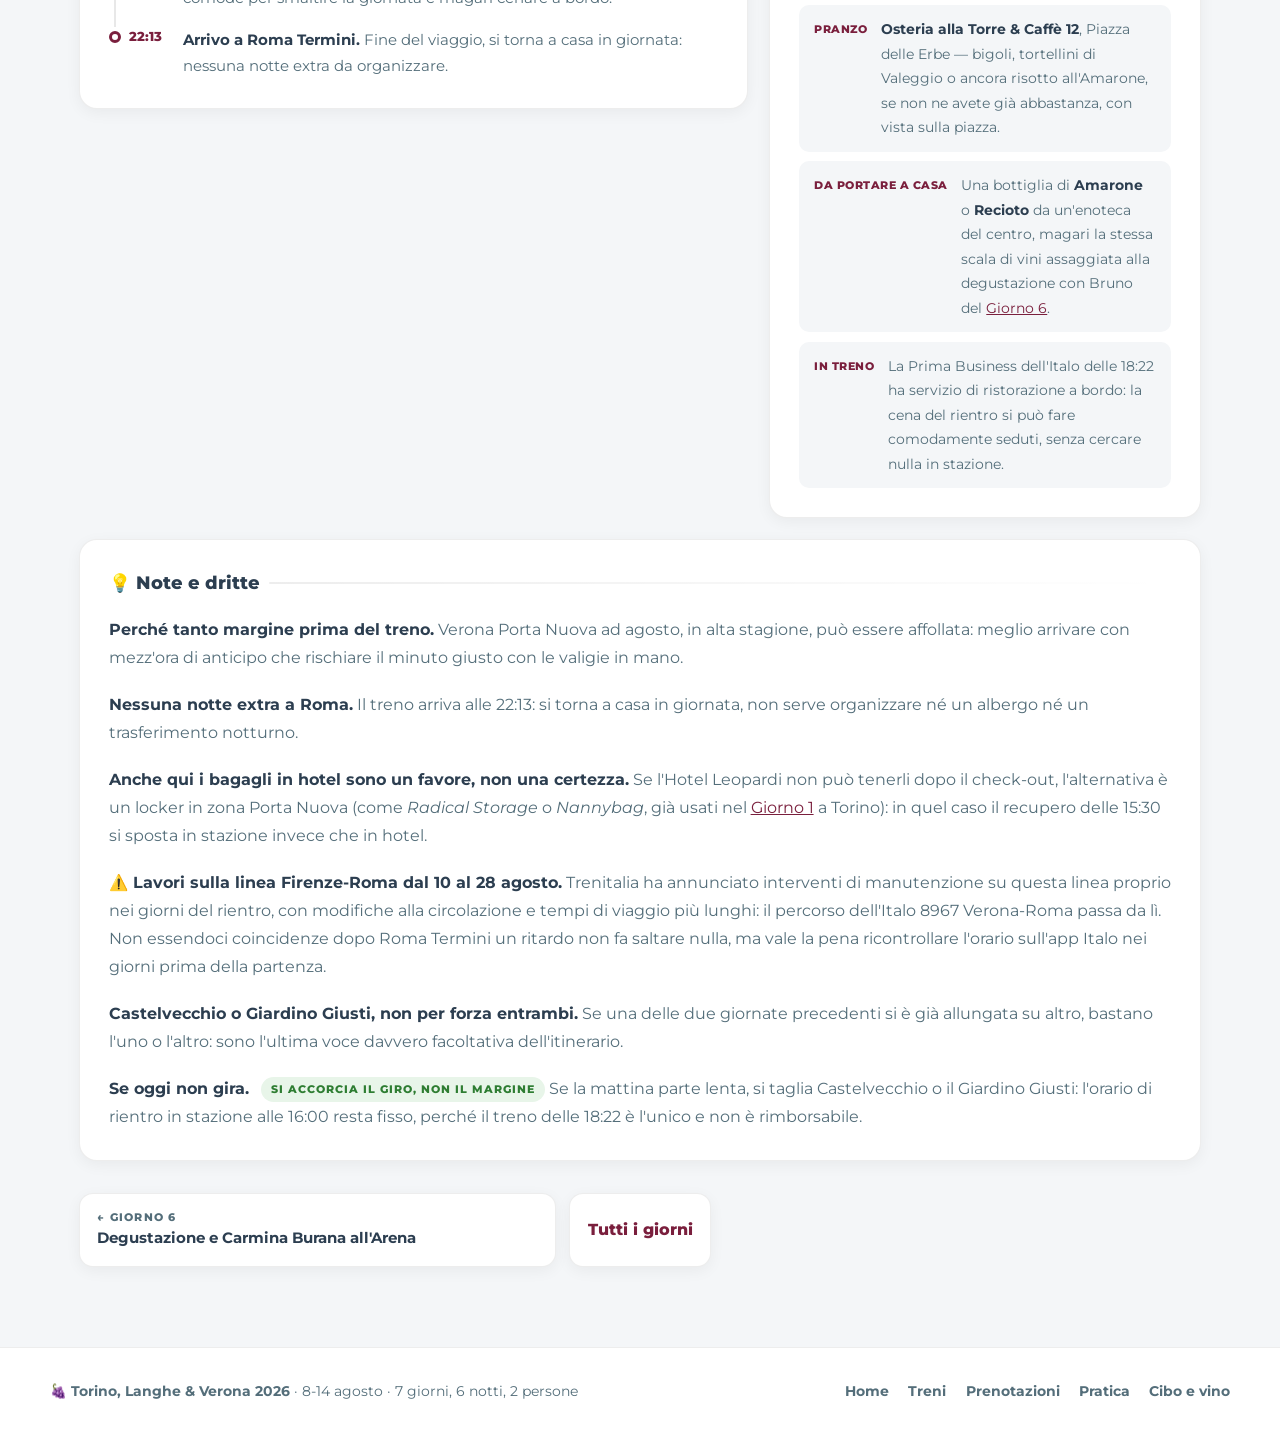
<file: giorno-07.html>
<!DOCTYPE html>
<html lang="it">
<head>
<meta charset="UTF-8">
<meta name="viewport" content="width=device-width, initial-scale=1.0">
<title>Giorno 7 · Ultima mattina a Verona e rientro | Torino, Langhe & Verona 2026</title>
<meta name="description" content="Giorno 7 (14 agosto 2026): check-out dall'Hotel Leopardi, ultime cose da vedere a Verona e Italo delle 18:22 per Roma Termini.">
<meta name="theme-color" content="#7A1F3D">
<meta name="color-scheme" content="light">
<meta property="og:type" content="website">
<meta property="og:title" content="Giorno 7 · Ultima mattina a Verona e rientro | Torino, Langhe & Verona 2026">
<meta property="og:description" content="Giorno 7 (14 agosto 2026): check-out dall'Hotel Leopardi, ultime cose da vedere a Verona e Italo delle 18:22 per Roma Termini.">
<meta property="og:image" content="images/piazza_erbe.jpg">
<meta property="og:locale" content="it_IT">
<link rel="icon" href="data:image/svg+xml,<svg xmlns='http://www.w3.org/2000/svg' viewBox='0 0 100 100'><text y='.9em' font-size='90'>🍇</text></svg>">
<link rel="preconnect" href="https://fonts.googleapis.com">
<link rel="preconnect" href="https://fonts.gstatic.com" crossorigin>
<link href="https://fonts.googleapis.com/css2?family=Montserrat:wght@400;600;800&display=swap" rel="stylesheet">
<link rel="stylesheet" href="assets/style.css">
</head>
<body>

<header class="topbar">
    <a class="brand" href="index.html">🍇 Torino, Langhe & Verona <span>· 8-14 ago</span></a>
    <nav class="mainnav" aria-label="Sezioni del sito">
        <a href="index.html#giorni" aria-current="page">📅 Giorni</a>
        <a href="treni.html">🚄 Treni</a>
        <a href="prenotazioni.html">🎟️ Prenotazioni</a>
        <a href="pratica.html">🧭 Pratica</a>
        <a href="mangiare.html">🍷 Cibo e vino</a>
    </nav>
</header>

<nav class="daystrip" aria-label="Vai a un altro giorno">
<a href="giorno-01.html" data-date="2026-08-08"><span class="n">1</span><span class="d">8 ago</span></a>
<a href="giorno-02.html" data-date="2026-08-09"><span class="n">2</span><span class="d">9 ago</span></a>
<a href="giorno-03.html" data-date="2026-08-10"><span class="n">3</span><span class="d">10 ago</span></a>
<a href="giorno-04.html" data-date="2026-08-11"><span class="n">4</span><span class="d">11 ago</span></a>
<a href="giorno-05.html" data-date="2026-08-12"><span class="n">5</span><span class="d">12 ago</span></a>
<a href="giorno-06.html" data-date="2026-08-13"><span class="n">6</span><span class="d">13 ago</span></a>
<a href="giorno-07.html" data-date="2026-08-14" aria-current="page"><span class="n">7</span><span class="d">14 ago</span></a>
</nav>

<main class="wrap">
<article>

    <div class="dayhero" style="background-image: url('images/piazza_erbe.jpg');">
        <div class="dayhero-in">
            <p class="kicker">Giorno 7 di 7 · Venerdì 14 agosto · Verona → Roma</p>
            <h1>Ultima mattina a Verona e rientro a Roma</h1>
            <div class="chips"><span>🏨 check-out mattina</span><span>🚶 ultime cose da vedere</span><span>🚄 Italo 18:22 → 22:13</span><span>⚠️ lavori Firenze-Roma, verificare orario</span></div>
        </div>
    </div>

    <div class="daylayout">

        <section class="card accent a-sintesi">
            <h2>📌 In sintesi</h2>
            <ul class="synth"><li>Check-out dall'Hotel Leopardi, bagagli lasciati in hotel per la giornata (favore da chiedere in reception).</li>
                        <li>Ultima mattina/primo pomeriggio a Verona: quello che è rimasto fuori finora.</li>
                        <li><strong>18:22</strong> Italo da Verona P.N. (Prima Business), arrivo a Roma Termini alle <strong>22:13</strong>.</li>
                        <li><span class="prio prio-med">Da verificare</span> lavori Trenitalia sulla Firenze-Roma dal 10 al 28 agosto: possibili tempi di viaggio più lunghi proprio su questo treno.</li></ul>
        </section>

        <section class="card a-itin">
            <h2>🕘 Itinerario della giornata</h2>
            <ol class="timeline">
                <li><span class="t">09:30</span><div><span class="bag bag-off">📦 in hotel (favore)</span><strong>Colazione e check-out</strong> dall'Hotel Leopardi. Chiedete alla reception di tenervi i bagagli per la mattinata, come al Blunotte di Torino nel <a href="giorno-04.html">Giorno 4</a>: con un treno serale non ha senso portarseli dietro tutto il giorno.</div></li>
                <li><span class="t">10:15</span><div><strong>Castelvecchio e il Ponte Scaligero</strong>, se non li avete già visti: la fortezza dei Della Scala sull'Adige, oggi museo civico, è una delle cose rimaste fuori dai primi due giorni.</div></li>
                <li class="opt"><span class="t">11:30</span><div><strong>Giardino Giusti</strong>, in alternativa o in aggiunta: giardino rinascimentale all'italiana, con un ottimo punto panoramico in cima.</div></li>
                <li><span class="t">12:30</span><div><strong>Ultimo giro in centro</strong>: una bottiglia di Amarone da portare a casa, biscotti o taralli locali, l'ultima occhiata a Piazza delle Erbe.</div></li>
                <li><span class="t">13:15</span><div><strong>Pranzo finale da Osteria alla Torre & Caffè 12</strong>, direttamente in Piazza delle Erbe — terrazzina con vista sulla piazza, per l'ultimo piatto veneto del viaggio.</div></li>
                <li><span class="t">15:00</span><div><strong>Tempo libero</strong>, con calma: oggi non c'è fretta fino al tardo pomeriggio.</div></li>
                <li><span class="t">15:30</span><div><span class="bag bag-on">🧳 ritirate, con voi</span><strong>Recupero bagagli</strong> in hotel.</div></li>
                <li><span class="t">16:00</span><div><strong>Verso Verona Porta Nuova</strong>, con largo margine: agosto è alta stagione turistica e la stazione può essere affollata.</div></li>
                <li><span class="t">17:30</span><div><strong>In stazione</strong>, un ultimo caffè prima del treno.</div></li>
                <li><span class="t">18:22</span><div><strong>Italo 8967, Verona P.N. → Roma Termini</strong>, Prima Business — quattro ore comode per smaltire la giornata e magari cenare a bordo.</div></li>
                <li><span class="t">22:13</span><div><strong>Arrivo a Roma Termini.</strong> Fine del viaggio, si torna a casa in giornata: nessuna notte extra da organizzare.</div></li>
            </ol>
        </section>

        <section class="card a-mappa">
            <h2>🗺️ La mappa del giro</h2>
            <div class="mapbox">
                <iframe src="https://maps.google.com/maps?saddr=Hotel+Leopardi,+Verona&daddr=Castelvecchio,+Verona+to:Verona+Porta+Nuova&dirflg=w&t=&z=14&ie=UTF8&iwloc=&output=embed" title="Mappa dell'itinerario del giorno 7" loading="lazy" referrerpolicy="no-referrer-when-downgrade"></iframe>
            </div>
            <a class="maplink" href="https://maps.google.com/maps?saddr=Hotel+Leopardi,+Verona&daddr=Castelvecchio,+Verona+to:Verona+Porta+Nuova&dirflg=w&t=&z=14&ie=UTF8" target="_blank" rel="noopener">Apri il percorso in Google Maps ↗</a>
        </section>

        <section class="card a-mangiare">
            <h2>🍷 Dove mangiare</h2>
            <img src="images/piazza_erbe.jpg" alt="Piazza delle Erbe, Verona" loading="lazy" decoding="async" width="560" height="180">
            <ul class="eat"><li><span class="when">Pranzo</span><div><strong>Osteria alla Torre & Caffè 12</strong>, Piazza delle Erbe — bigoli, tortellini di Valeggio o ancora risotto all'Amarone, se non ne avete già abbastanza, con vista sulla piazza.</div></li><li><span class="when">Da portare a casa</span><div>Una bottiglia di <strong>Amarone</strong> o <strong>Recioto</strong> da un'enoteca del centro, magari la stessa scala di vini assaggiata alla degustazione con Bruno del <a href="giorno-06.html">Giorno 6</a>.</div></li><li><span class="when">In treno</span><div>La Prima Business dell'Italo delle 18:22 ha servizio di ristorazione a bordo: la cena del rientro si può fare comodamente seduti, senza cercare nulla in stazione.</div></li></ul>
        </section>

        <section class="card a-note prose">
            <h2>💡 Note e dritte</h2>
            <p><strong>Perché tanto margine prima del treno.</strong> Verona Porta Nuova ad agosto, in alta stagione, può essere affollata: meglio arrivare con mezz'ora di anticipo che rischiare il minuto giusto con le valigie in mano.</p>
            <p><strong>Nessuna notte extra a Roma.</strong> Il treno arriva alle 22:13: si torna a casa in giornata, non serve organizzare né un albergo né un trasferimento notturno.</p>
            <p><strong>Anche qui i bagagli in hotel sono un favore, non una certezza.</strong> Se l'Hotel Leopardi non può tenerli dopo il check-out, l'alternativa è un locker in zona Porta Nuova (come <em>Radical Storage</em> o <em>Nannybag</em>, già usati nel <a href="giorno-01.html">Giorno 1</a> a Torino): in quel caso il recupero delle 15:30 si sposta in stazione invece che in hotel.</p>
            <p><strong>⚠️ Lavori sulla linea Firenze-Roma dal 10 al 28 agosto.</strong> Trenitalia ha annunciato interventi di manutenzione su questa linea proprio nei giorni del rientro, con modifiche alla circolazione e tempi di viaggio più lunghi: il percorso dell'Italo 8967 Verona-Roma passa da lì. Non essendoci coincidenze dopo Roma Termini un ritardo non fa saltare nulla, ma vale la pena ricontrollare l'orario sull'app Italo nei giorni prima della partenza.</p>
            <p><strong>Castelvecchio o Giardino Giusti, non per forza entrambi.</strong> Se una delle due giornate precedenti si è già allungata su altro, bastano l'uno o l'altro: sono l'ultima voce davvero facoltativa dell'itinerario.</p>
            <p><strong>Se oggi non gira.</strong> <span class="prio prio-low">Si accorcia il giro, non il margine</span> Se la mattina parte lenta, si taglia Castelvecchio o il Giardino Giusti: l'orario di rientro in stazione alle 16:00 resta fisso, perché il treno delle 18:22 è l'unico e non è rimborsabile.</p>
        </section>

    </div>

    <nav class="dayfoot" aria-label="Giorno precedente e successivo">
        <a class="prev" href="giorno-06.html"><span class="lbl">← Giorno 6</span><span class="ttl">Degustazione e Carmina Burana all'Arena</span></a>
        <a class="home" href="index.html#giorni">Tutti i giorni</a>
        <span class="empty"></span>
    </nav>

</article>
</main>

<footer class="sitefoot">
    <div class="sitefoot-in">
        <div>🍇 <strong>Torino, Langhe & Verona 2026</strong> · 8-14 agosto · 7 giorni, 6 notti, 2 persone</div>
        <nav>
            <a href="index.html">Home</a>
            <a href="treni.html">Treni</a>
            <a href="prenotazioni.html">Prenotazioni</a>
            <a href="pratica.html">Pratica</a>
            <a href="mangiare.html">Cibo e vino</a>
        </nav>
    </div>
</footer>
<button type="button" class="to-top" aria-label="Torna all'inizio della pagina">↑</button>
<script src="assets/app.js" defer></script>
</body>
</html>
</file>
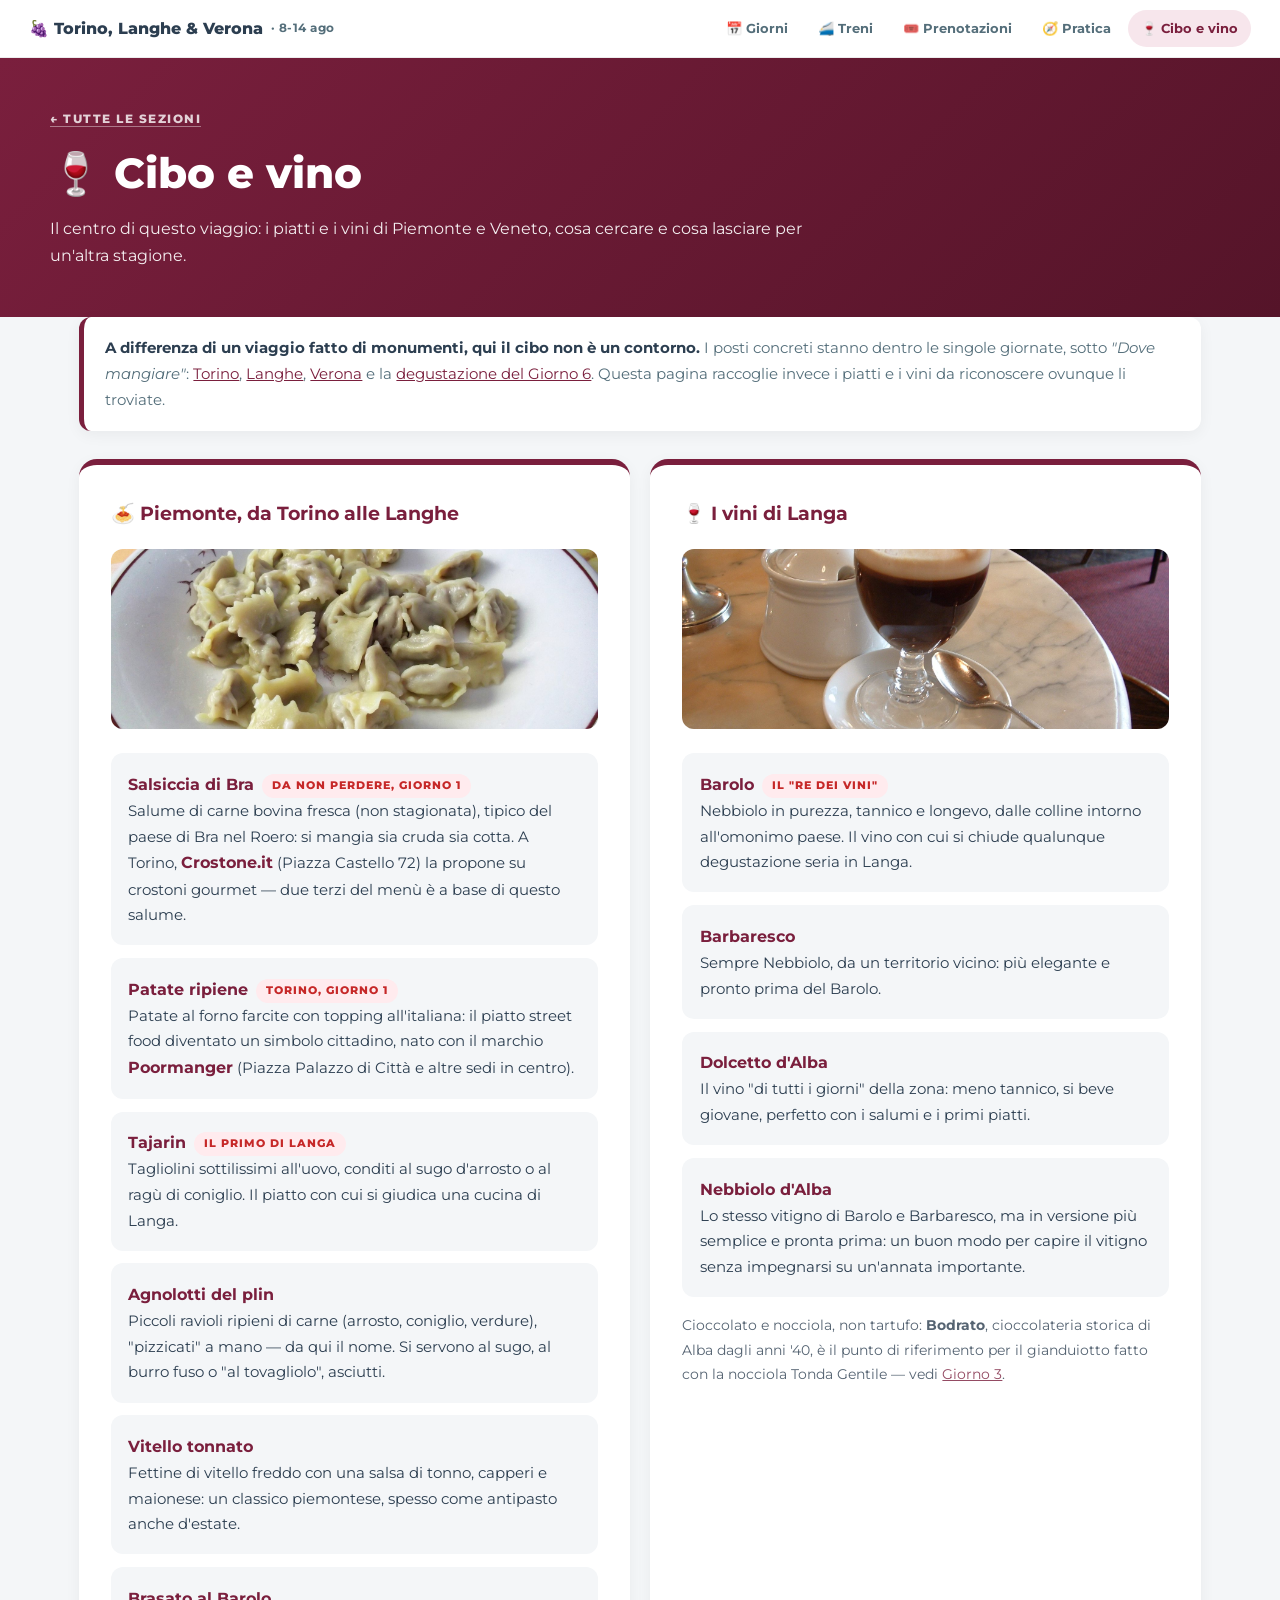
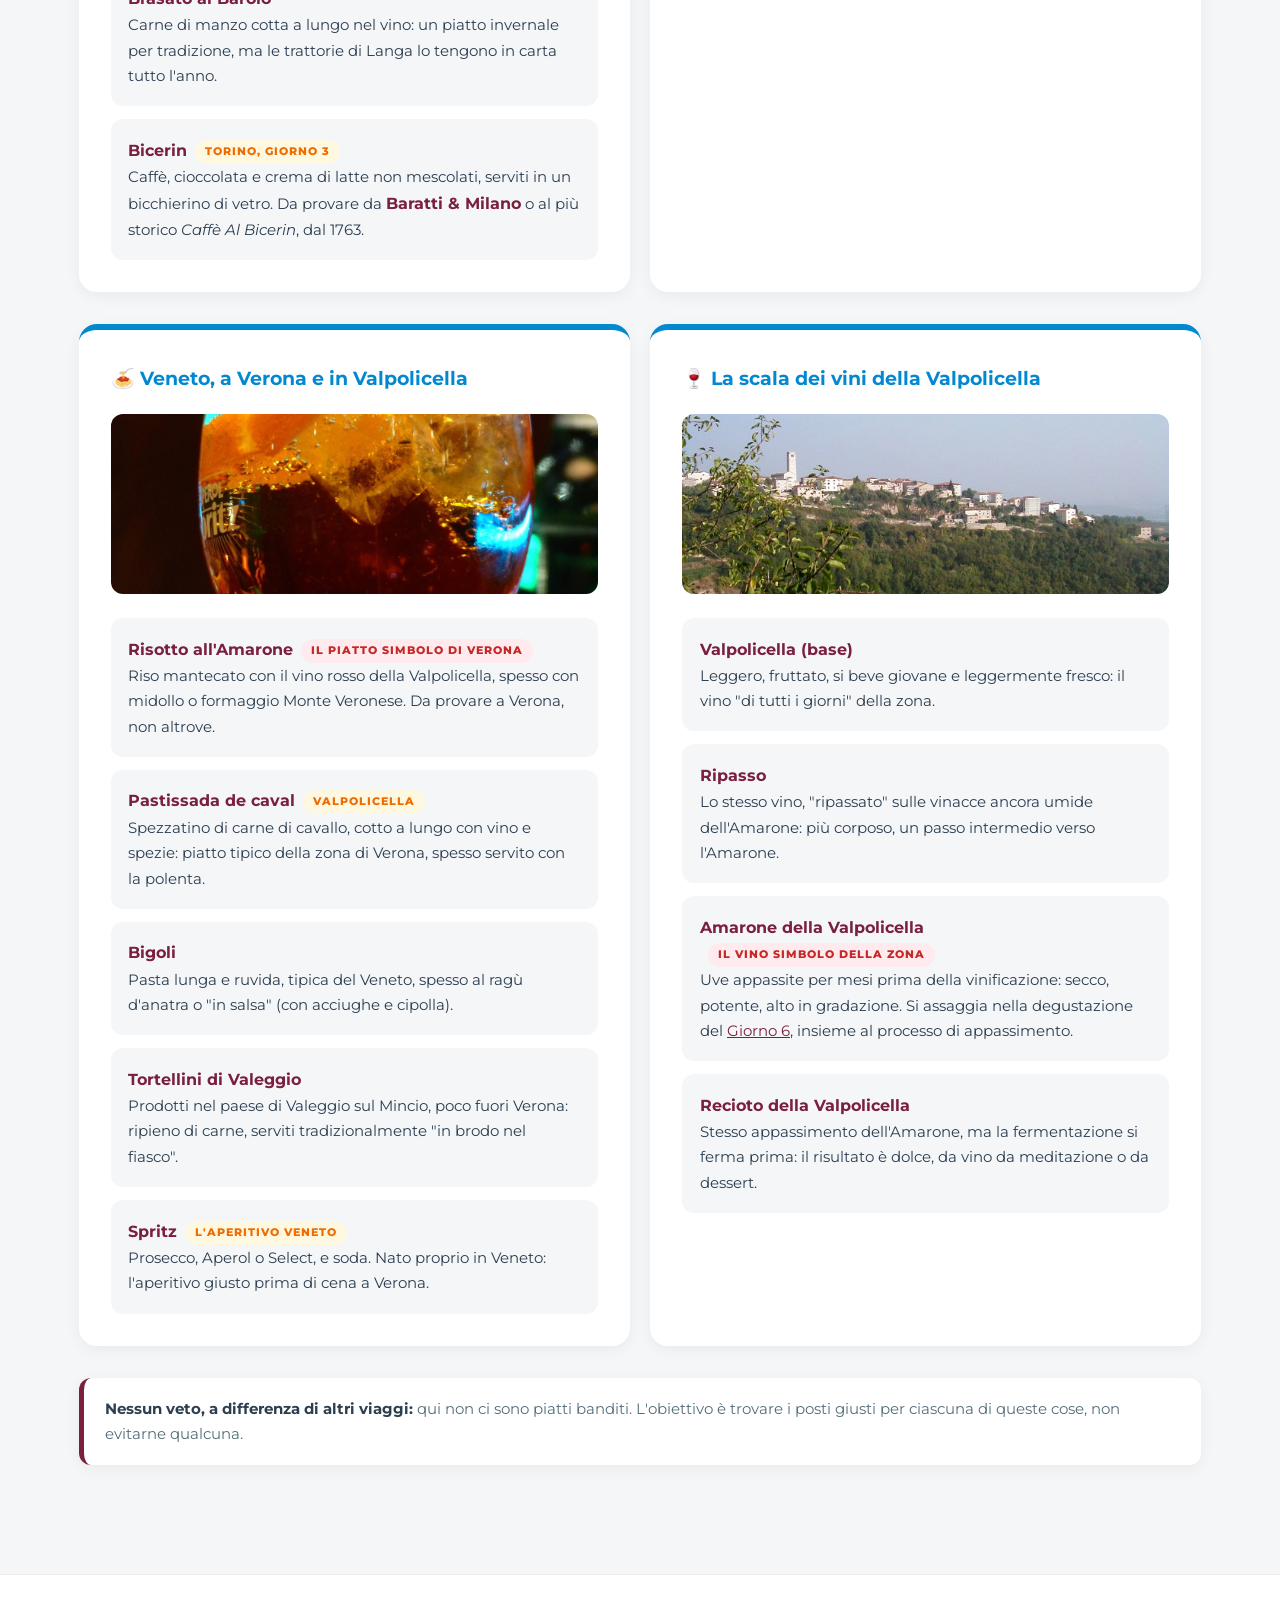
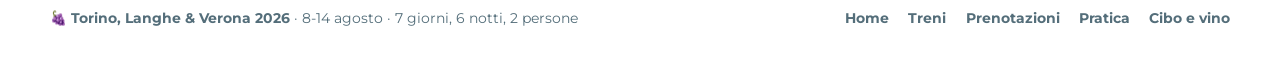
<file: mangiare.html>
<!DOCTYPE html>
<html lang="it">
<head>
<meta charset="UTF-8">
<meta name="viewport" content="width=device-width, initial-scale=1.0">
<title>Cibo e vino | Torino, Langhe & Verona 2026</title>
<meta name="description" content="Cosa mangiare e bere fra Piemonte e Veneto: tajarin, agnolotti, bicerin, Barolo, risotto all'Amarone e la scala dei vini della Valpolicella.">
<meta name="theme-color" content="#7A1F3D">
<meta name="color-scheme" content="light">
<meta property="og:type" content="website">
<meta property="og:title" content="Cibo e vino | Torino, Langhe & Verona 2026">
<meta property="og:description" content="Cosa mangiare e bere fra Piemonte e Veneto: tajarin, agnolotti, bicerin, Barolo, risotto all'Amarone e la scala dei vini della Valpolicella.">
<meta property="og:image" content="images/agnolotti.jpg">
<meta property="og:locale" content="it_IT">
<link rel="icon" href="data:image/svg+xml,<svg xmlns='http://www.w3.org/2000/svg' viewBox='0 0 100 100'><text y='.9em' font-size='90'>🍇</text></svg>">
<link rel="preconnect" href="https://fonts.googleapis.com">
<link rel="preconnect" href="https://fonts.gstatic.com" crossorigin>
<link href="https://fonts.googleapis.com/css2?family=Montserrat:wght@400;600;800&display=swap" rel="stylesheet">
<link rel="stylesheet" href="assets/style.css">
</head>
<body>

<header class="topbar">
    <a class="brand" href="index.html">🍇 Torino, Langhe & Verona <span>· 8-14 ago</span></a>
    <nav class="mainnav" aria-label="Sezioni del sito">
        <a href="index.html#giorni">📅 Giorni</a>
        <a href="treni.html">🚄 Treni</a>
        <a href="prenotazioni.html">🎟️ Prenotazioni</a>
        <a href="pratica.html">🧭 Pratica</a>
        <a href="mangiare.html" aria-current="page">🍷 Cibo e vino</a>
    </nav>
</header>

<div class="pagehead">
    <div class="pagehead-in">
        <p class="crumb"><a href="index.html">← Tutte le sezioni</a></p>
        <h1>🍷 Cibo e vino</h1>
        <p>Il centro di questo viaggio: i piatti e i vini di Piemonte e Veneto, cosa cercare e cosa lasciare per un'altra stagione.</p>
    </div>
</div>

<main class="wrap">
<div class="callout">
    <strong>A differenza di un viaggio fatto di monumenti, qui il cibo non è un contorno.</strong> I posti concreti
    stanno dentro le singole giornate, sotto <em>"Dove mangiare"</em>: <a href="giorno-01.html">Torino</a>,
    <a href="giorno-02.html">Langhe</a>, <a href="giorno-05.html">Verona</a> e la
    <a href="giorno-06.html">degustazione del Giorno 6</a>. Questa pagina raccoglie invece i piatti e i vini da
    riconoscere ovunque li troviate.
</div>

<div class="details-grid" style="margin-bottom: 2rem;">
    <div class="summary-box" style="margin-bottom: 0; border-top-color: #7A1F3D;">
        <h3 style="color: #7A1F3D; margin-top: 0; font-size: 1.2rem;">🍝 Piemonte, da Torino alle Langhe</h3>
        <img src="images/agnolotti.jpg" alt="Agnolotti al plin" loading="lazy" decoding="async" width="560" height="180" style="border-radius: 12px; margin-bottom: 1rem; width: 100%; height: 180px; object-fit: cover;">
        <ul class="flow" style="grid-template-columns: 1fr; gap: 0.8rem;">
            <li><strong>Salsiccia di Bra</strong><span class="prio prio-high">Da non perdere, Giorno 1</span><br>Salume di carne bovina fresca (non stagionata), tipico del paese di Bra nel Roero: si mangia sia cruda sia cotta. A Torino, <strong>Crostone.it</strong> (Piazza Castello 72) la propone su crostoni gourmet — due terzi del menù è a base di questo salume.</li>
            <li><strong>Patate ripiene</strong><span class="prio prio-high">Torino, Giorno 1</span><br>Patate al forno farcite con topping all'italiana: il piatto street food diventato un simbolo cittadino, nato con il marchio <strong>Poormanger</strong> (Piazza Palazzo di Città e altre sedi in centro).</li>
            <li><strong>Tajarin</strong><span class="prio prio-high">Il primo di Langa</span><br>Tagliolini sottilissimi all'uovo, conditi al sugo d'arrosto o al ragù di coniglio. Il piatto con cui si giudica una cucina di Langa.</li>
            <li><strong>Agnolotti del plin</strong><br>Piccoli ravioli ripieni di carne (arrosto, coniglio, verdure), "pizzicati" a mano — da qui il nome. Si servono al sugo, al burro fuso o "al tovagliolo", asciutti.</li>
            <li><strong>Vitello tonnato</strong><br>Fettine di vitello freddo con una salsa di tonno, capperi e maionese: un classico piemontese, spesso come antipasto anche d'estate.</li>
            <li><strong>Brasato al Barolo</strong><br>Carne di manzo cotta a lungo nel vino: un piatto invernale per tradizione, ma le trattorie di Langa lo tengono in carta tutto l'anno.</li>
            <li><strong>Bicerin</strong><span class="prio prio-med">Torino, Giorno 3</span><br>Caffè, cioccolata e crema di latte non mescolati, serviti in un bicchierino di vetro. Da provare da <strong>Baratti & Milano</strong> o al più storico <em>Caffè Al Bicerin</em>, dal 1763.</li>
        </ul>
    </div>
    <div class="summary-box" style="margin-bottom: 0; border-top-color: #7A1F3D;">
        <h3 style="color: #7A1F3D; margin-top: 0; font-size: 1.2rem;">🍷 I vini di Langa</h3>
        <img src="images/bicerin.jpg" alt="Bicerin" loading="lazy" decoding="async" width="560" height="180" style="border-radius: 12px; margin-bottom: 1rem; width: 100%; height: 180px; object-fit: cover;">
        <ul class="flow" style="grid-template-columns: 1fr; gap: 0.8rem;">
            <li><strong>Barolo</strong><span class="prio prio-high">Il "re dei vini"</span><br>Nebbiolo in purezza, tannico e longevo, dalle colline intorno all'omonimo paese. Il vino con cui si chiude qualunque degustazione seria in Langa.</li>
            <li><strong>Barbaresco</strong><br>Sempre Nebbiolo, da un territorio vicino: più elegante e pronto prima del Barolo.</li>
            <li><strong>Dolcetto d'Alba</strong><br>Il vino "di tutti i giorni" della zona: meno tannico, si beve giovane, perfetto con i salumi e i primi piatti.</li>
            <li><strong>Nebbiolo d'Alba</strong><br>Lo stesso vitigno di Barolo e Barbaresco, ma in versione più semplice e pronta prima: un buon modo per capire il vitigno senza impegnarsi su un'annata importante.</li>
        </ul>
        <p style="margin-top: 1rem; font-size: 0.9rem; opacity: 0.8;">Cioccolato e nocciola, non tartufo: <strong>Bodrato</strong>, cioccolateria storica di Alba dagli anni '40, è il punto di riferimento per il gianduiotto fatto con la nocciola Tonda Gentile — vedi <a href="giorno-03.html">Giorno 3</a>.</p>
    </div>
</div>

<div class="details-grid" style="margin-bottom: 2rem;">
    <div class="summary-box" style="margin-bottom: 0; border-top-color: #0288D1;">
        <h3 style="color: #0288D1; margin-top: 0; font-size: 1.2rem;">🍝 Veneto, a Verona e in Valpolicella</h3>
        <img src="images/spritz.jpg" alt="Spritz" loading="lazy" decoding="async" width="560" height="180" style="border-radius: 12px; margin-bottom: 1rem; width: 100%; height: 180px; object-fit: cover;">
        <ul class="flow" style="grid-template-columns: 1fr; gap: 0.8rem;">
            <li><strong>Risotto all'Amarone</strong><span class="prio prio-high">Il piatto simbolo di Verona</span><br>Riso mantecato con il vino rosso della Valpolicella, spesso con midollo o formaggio Monte Veronese. Da provare a Verona, non altrove.</li>
            <li><strong>Pastissada de caval</strong><span class="prio prio-med">Valpolicella</span><br>Spezzatino di carne di cavallo, cotto a lungo con vino e spezie: piatto tipico della zona di Verona, spesso servito con la polenta.</li>
            <li><strong>Bigoli</strong><br>Pasta lunga e ruvida, tipica del Veneto, spesso al ragù d'anatra o "in salsa" (con acciughe e cipolla).</li>
            <li><strong>Tortellini di Valeggio</strong><br>Prodotti nel paese di Valeggio sul Mincio, poco fuori Verona: ripieno di carne, serviti tradizionalmente "in brodo nel fiasco".</li>
            <li><strong>Spritz</strong><span class="prio prio-med">L'aperitivo veneto</span><br>Prosecco, Aperol o Select, e soda. Nato proprio in Veneto: l'aperitivo giusto prima di cena a Verona.</li>
        </ul>
    </div>
    <div class="summary-box" style="margin-bottom: 0; border-top-color: #0288D1;">
        <h3 style="color: #0288D1; margin-top: 0; font-size: 1.2rem;">🍷 La scala dei vini della Valpolicella</h3>
        <img src="images/valpolicella.jpg" alt="Vigneti della Valpolicella" loading="lazy" decoding="async" width="560" height="180" style="border-radius: 12px; margin-bottom: 1rem; width: 100%; height: 180px; object-fit: cover;">
        <ul class="flow" style="grid-template-columns: 1fr; gap: 0.8rem;">
            <li><strong>Valpolicella (base)</strong><br>Leggero, fruttato, si beve giovane e leggermente fresco: il vino "di tutti i giorni" della zona.</li>
            <li><strong>Ripasso</strong><br>Lo stesso vino, "ripassato" sulle vinacce ancora umide dell'Amarone: più corposo, un passo intermedio verso l'Amarone.</li>
            <li><strong>Amarone della Valpolicella</strong><span class="prio prio-high">Il vino simbolo della zona</span><br>Uve appassite per mesi prima della vinificazione: secco, potente, alto in gradazione. Si assaggia nella degustazione del <a href="giorno-06.html">Giorno 6</a>, insieme al processo di appassimento.</li>
            <li><strong>Recioto della Valpolicella</strong><br>Stesso appassimento dell'Amarone, ma la fermentazione si ferma prima: il risultato è dolce, da vino da meditazione o da dessert.</li>
        </ul>
    </div>
</div>

<div class="callout" style="border-left-color: var(--primary-color);">
    <strong>Nessun veto, a differenza di altri viaggi:</strong> qui non ci sono piatti banditi. L'obiettivo è trovare
    i posti giusti per ciascuna di queste cose, non evitarne qualcuna.
</div>
</main>

<footer class="sitefoot">
    <div class="sitefoot-in">
        <div>🍇 <strong>Torino, Langhe & Verona 2026</strong> · 8-14 agosto · 7 giorni, 6 notti, 2 persone</div>
        <nav>
            <a href="index.html">Home</a>
            <a href="treni.html">Treni</a>
            <a href="prenotazioni.html">Prenotazioni</a>
            <a href="pratica.html">Pratica</a>
            <a href="mangiare.html">Cibo e vino</a>
        </nav>
    </div>
</footer>
<button type="button" class="to-top" aria-label="Torna all'inizio della pagina">↑</button>
<script src="assets/app.js" defer></script>
</body>
</html>
</file>
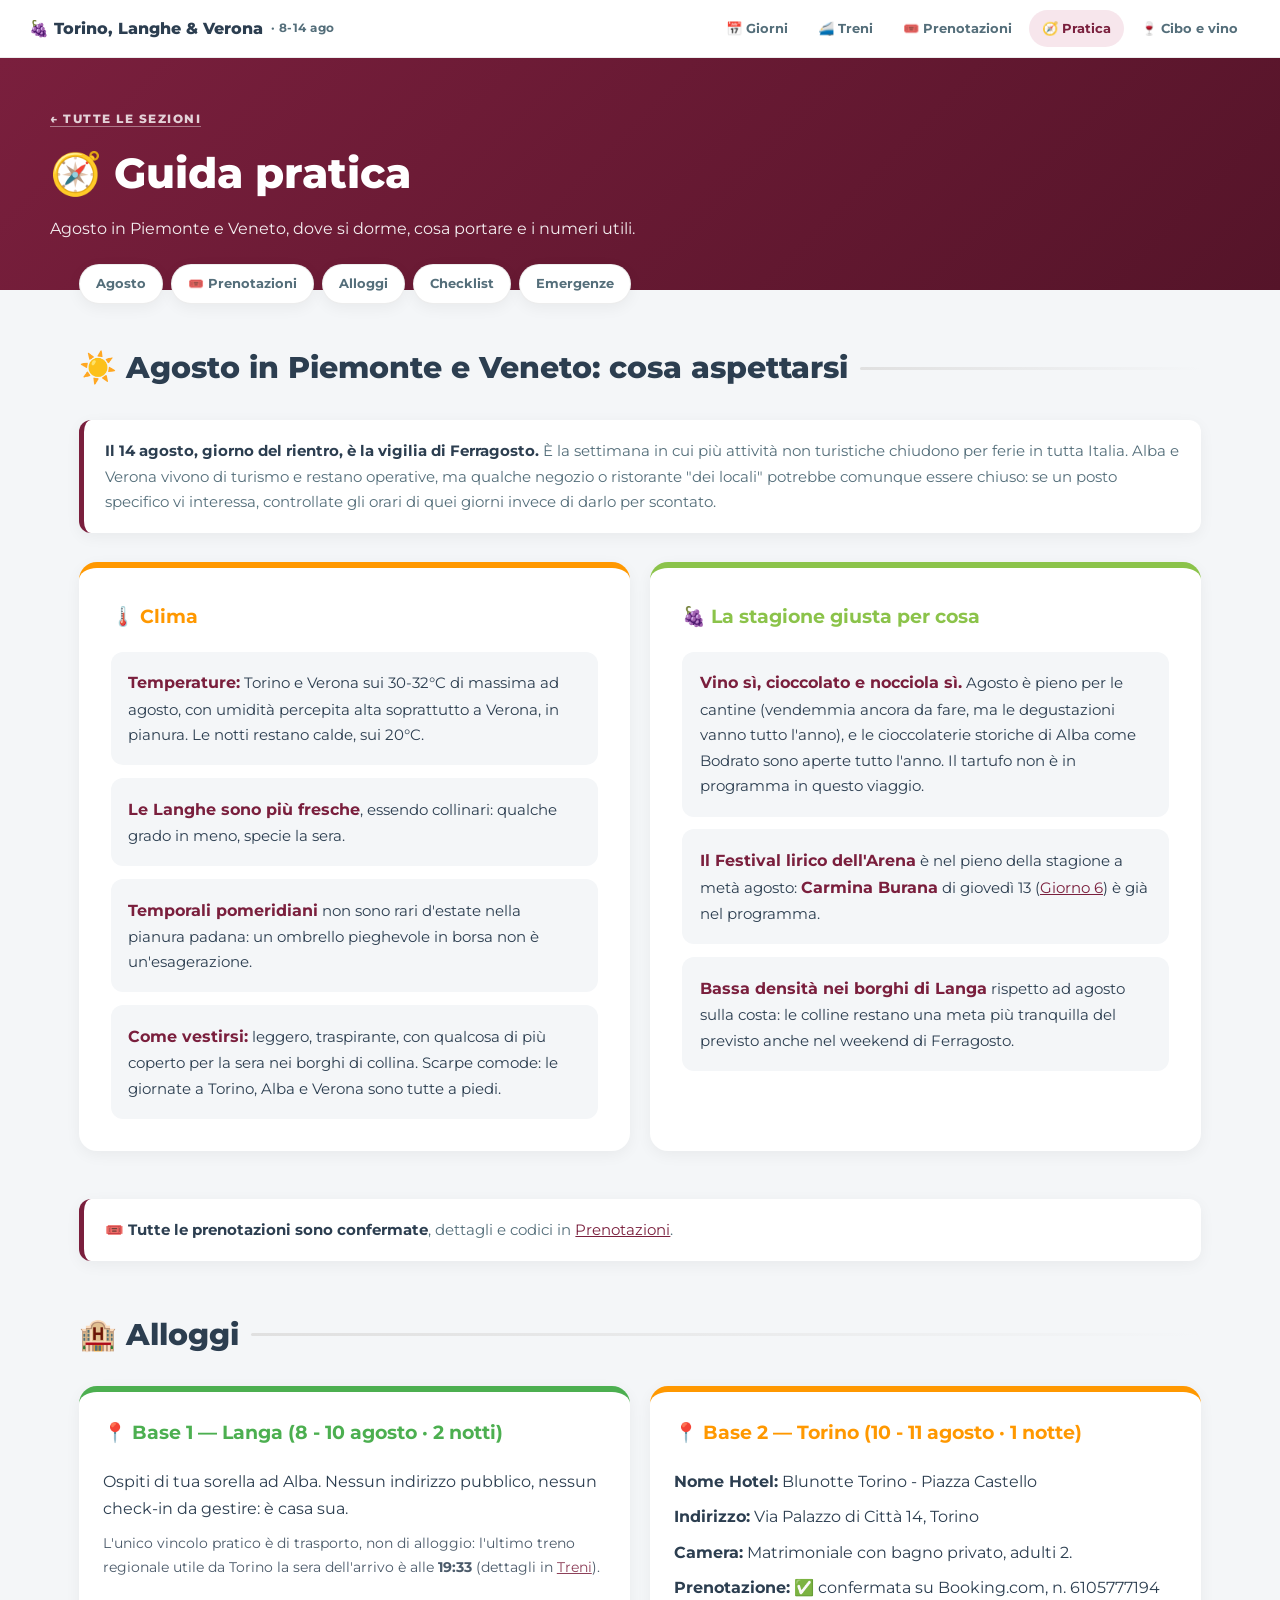
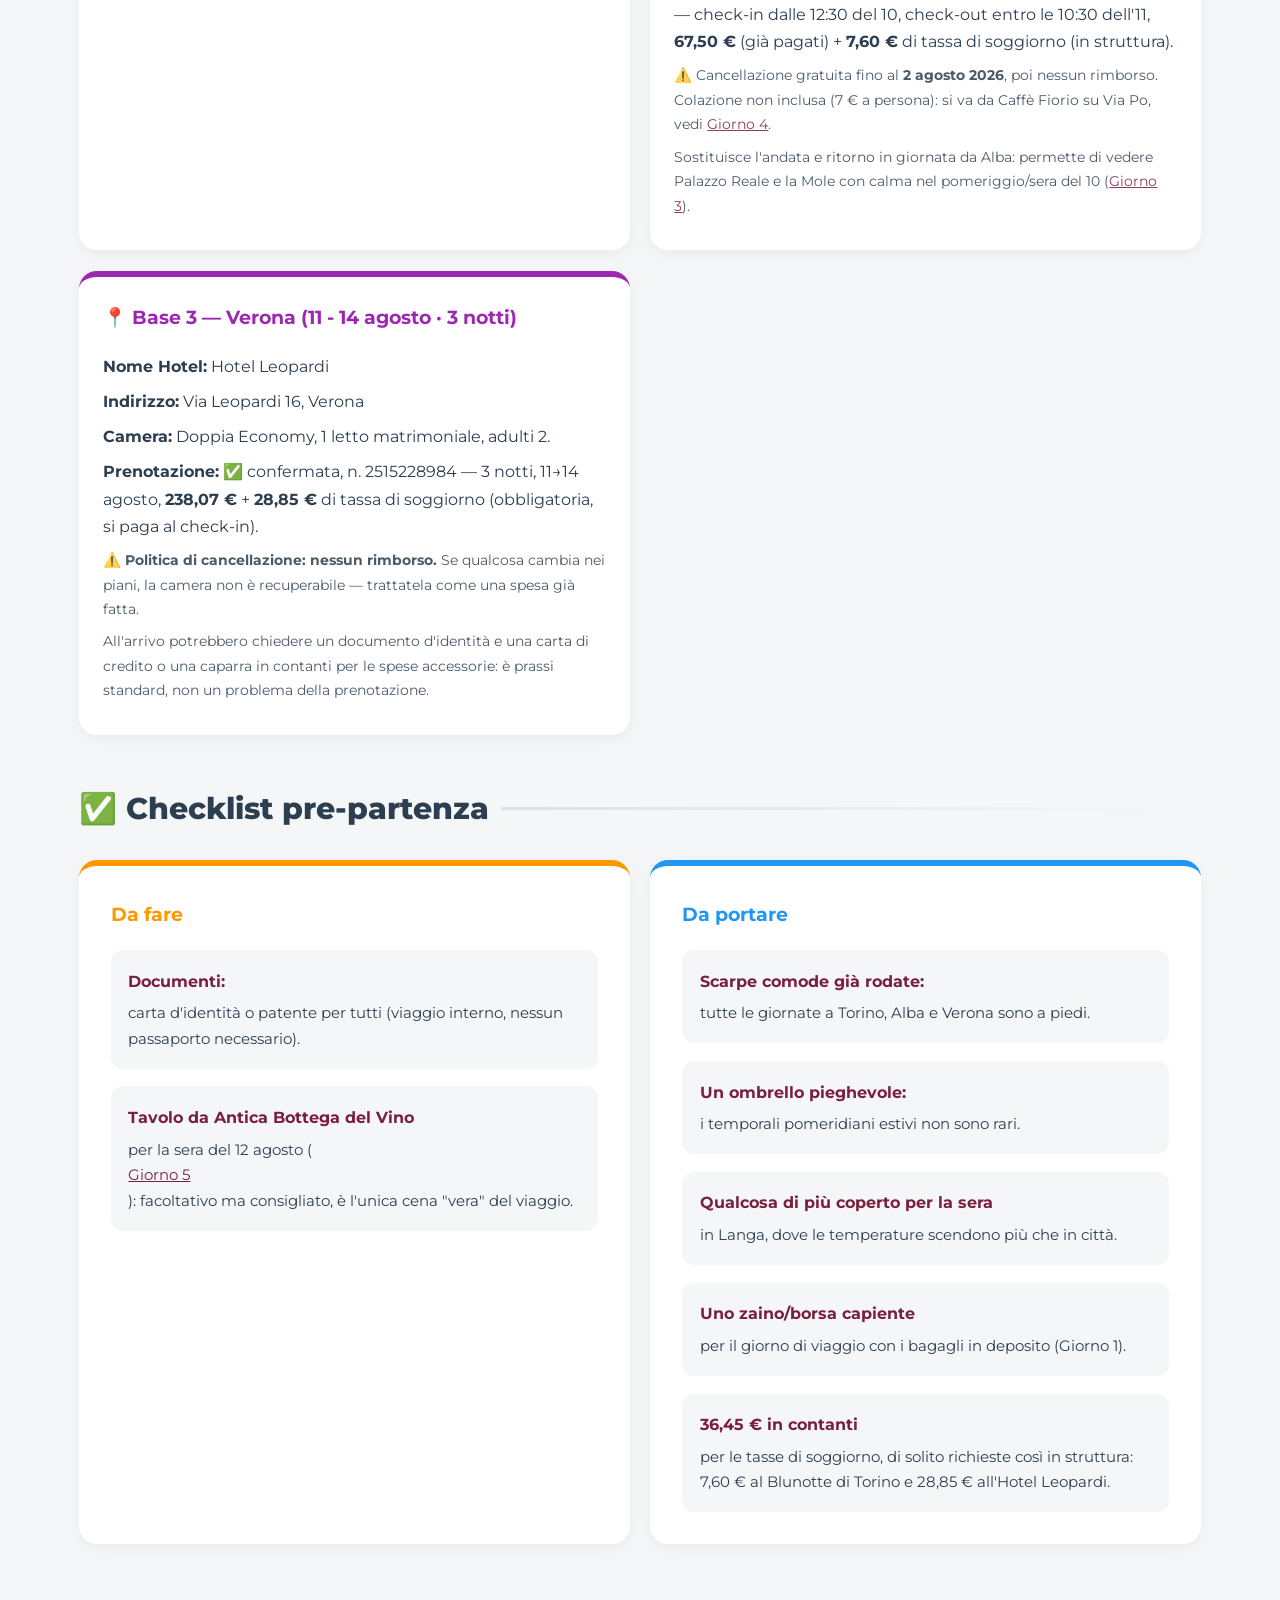
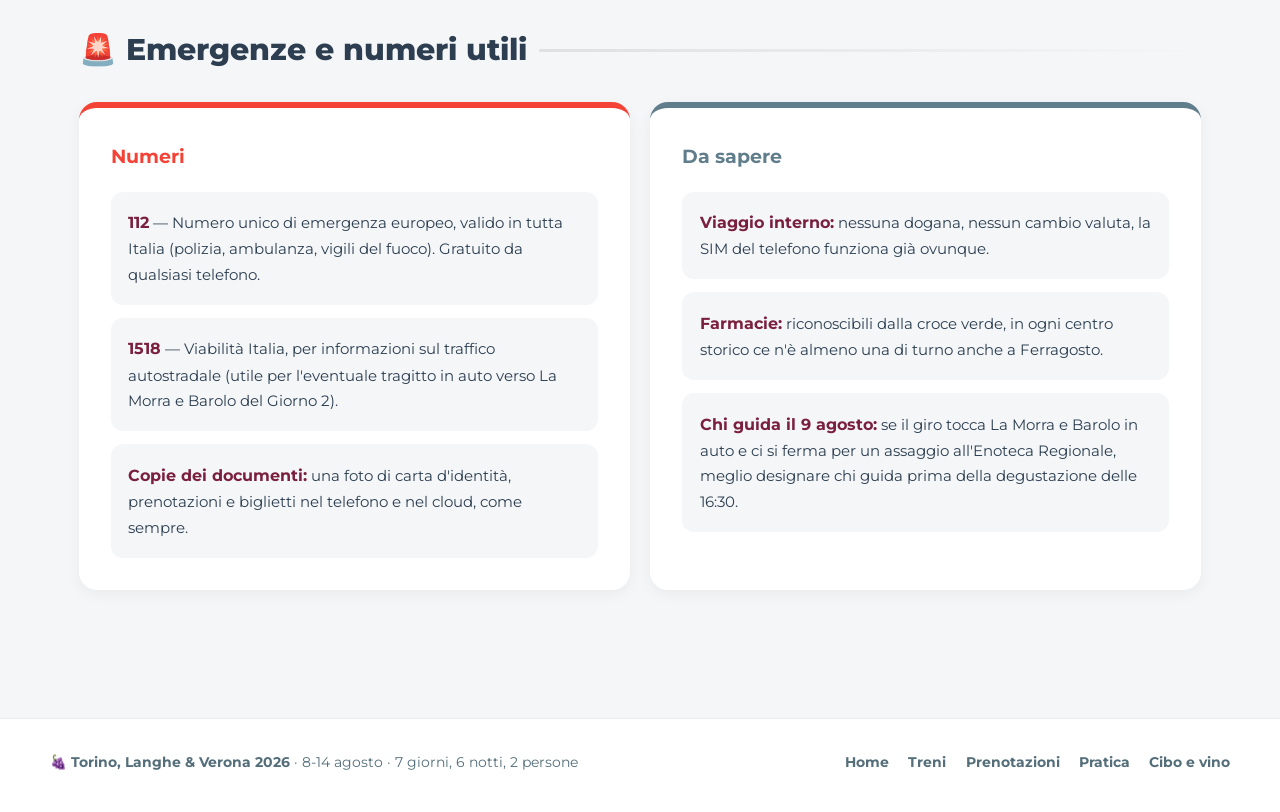
<file: pratica.html>
<!DOCTYPE html>
<html lang="it">
<head>
<meta charset="UTF-8">
<meta name="viewport" content="width=device-width, initial-scale=1.0">
<title>Guida pratica | Torino, Langhe & Verona 2026</title>
<meta name="description" content="Agosto in Piemonte e Veneto, l'Hotel Leopardi di Verona, checklist pre-partenza e numeri utili per il viaggio Torino-Langhe-Verona.">
<meta name="theme-color" content="#7A1F3D">
<meta name="color-scheme" content="light">
<meta property="og:type" content="website">
<meta property="og:title" content="Guida pratica | Torino, Langhe & Verona 2026">
<meta property="og:description" content="Agosto in Piemonte e Veneto, l'Hotel Leopardi di Verona, checklist pre-partenza e numeri utili per il viaggio Torino-Langhe-Verona.">
<meta property="og:image" content="images/cover.jpg">
<meta property="og:locale" content="it_IT">
<link rel="icon" href="data:image/svg+xml,<svg xmlns='http://www.w3.org/2000/svg' viewBox='0 0 100 100'><text y='.9em' font-size='90'>🍇</text></svg>">
<link rel="preconnect" href="https://fonts.googleapis.com">
<link rel="preconnect" href="https://fonts.gstatic.com" crossorigin>
<link href="https://fonts.googleapis.com/css2?family=Montserrat:wght@400;600;800&display=swap" rel="stylesheet">
<link rel="stylesheet" href="assets/style.css">
</head>
<body>

<header class="topbar">
    <a class="brand" href="index.html">🍇 Torino, Langhe & Verona <span>· 8-14 ago</span></a>
    <nav class="mainnav" aria-label="Sezioni del sito">
        <a href="index.html#giorni">📅 Giorni</a>
        <a href="treni.html">🚄 Treni</a>
        <a href="prenotazioni.html">🎟️ Prenotazioni</a>
        <a href="pratica.html" aria-current="page">🧭 Pratica</a>
        <a href="mangiare.html">🍷 Cibo e vino</a>
    </nav>
</header>

<div class="pagehead">
    <div class="pagehead-in">
        <p class="crumb"><a href="index.html">← Tutte le sezioni</a></p>
        <h1>🧭 Guida pratica</h1>
        <p>Agosto in Piemonte e Veneto, dove si dorme, cosa portare e i numeri utili.</p>
    </div>
</div>

<main class="wrap">
<div class="subnav"><a href="#agosto">Agosto</a><a href="prenotazioni.html">🎟️ Prenotazioni</a><a href="#alloggi">Alloggi</a><a href="#checklist">Checklist</a><a href="#emergenze">Emergenze</a></div>

<h2 class="sec" id="agosto">☀️ Agosto in Piemonte e Veneto: cosa aspettarsi</h2>
<div class="callout">
    <strong>Il 14 agosto, giorno del rientro, è la vigilia di Ferragosto.</strong> È la settimana in cui più attività
    non turistiche chiudono per ferie in tutta Italia. Alba e Verona vivono di turismo e restano operative, ma
    qualche negozio o ristorante "dei locali" potrebbe comunque essere chiuso: se un posto specifico vi interessa,
    controllate gli orari di quei giorni invece di darlo per scontato.
</div>
<div class="details-grid" style="margin-bottom: 3rem;">
    <div class="summary-box" style="margin-bottom: 0; border-top-color: #FF9800;">
        <h3 style="color: #FF9800; margin-top: 0; font-size: 1.2rem;">🌡️ Clima</h3>
        <ul class="flow" style="grid-template-columns: 1fr; gap: 0.8rem;">
            <li><strong>Temperature:</strong> Torino e Verona sui 30-32°C di massima ad agosto, con umidità percepita alta soprattutto a Verona, in pianura. Le notti restano calde, sui 20°C.</li>
            <li><strong>Le Langhe sono più fresche</strong>, essendo collinari: qualche grado in meno, specie la sera.</li>
            <li><strong>Temporali pomeridiani</strong> non sono rari d'estate nella pianura padana: un ombrello pieghevole in borsa non è un'esagerazione.</li>
            <li><strong>Come vestirsi:</strong> leggero, traspirante, con qualcosa di più coperto per la sera nei borghi di collina. Scarpe comode: le giornate a Torino, Alba e Verona sono tutte a piedi.</li>
        </ul>
    </div>
    <div class="summary-box" style="margin-bottom: 0; border-top-color: #8BC34A;">
        <h3 style="color: #8BC34A; margin-top: 0; font-size: 1.2rem;">🍇 La stagione giusta per cosa</h3>
        <ul class="flow" style="grid-template-columns: 1fr; gap: 0.8rem;">
            <li><strong>Vino sì, cioccolato e nocciola sì.</strong> Agosto è pieno per le cantine (vendemmia ancora da fare, ma le degustazioni vanno tutto l'anno), e le cioccolaterie storiche di Alba come Bodrato sono aperte tutto l'anno. Il tartufo non è in programma in questo viaggio.</li>
            <li><strong>Il Festival lirico dell'Arena</strong> è nel pieno della stagione a metà agosto: <strong>Carmina Burana</strong> di giovedì 13 (<a href="giorno-06.html">Giorno 6</a>) è già nel programma.</li>
            <li><strong>Bassa densità nei borghi di Langa</strong> rispetto ad agosto sulla costa: le colline restano una meta più tranquilla del previsto anche nel weekend di Ferragosto.</li>
        </ul>
    </div>
</div>

<div class="callout" style="border-left-color: var(--primary-color); margin-bottom: 3rem;">
    <strong>🎟️ Tutte le prenotazioni sono confermate</strong>, dettagli e codici in <a href="prenotazioni.html">Prenotazioni</a>.
</div>

<h2 class="sec" id="alloggi">🏨 Alloggi</h2>

<div class="details-grid" style="margin-bottom: 3rem;">
    <div class="summary-box" style="margin-bottom: 0; border-top-color: #4CAF50; padding: 1.5rem;">
        <h3 style="color: #4CAF50; margin-top: 0; font-size: 1.2rem;">📍 Base 1 — Langa (8 - 10 agosto · 2 notti)</h3>
        <p style="margin: 0.5rem 0;">Ospiti di tua sorella ad Alba. Nessun indirizzo pubblico, nessun check-in da gestire: è casa sua.</p>
        <p style="margin: 0.5rem 0; font-size: 0.9rem; opacity: 0.85;">L'unico vincolo pratico è di trasporto, non di alloggio: l'ultimo treno regionale utile da Torino la sera dell'arrivo è alle <strong>19:33</strong> (dettagli in <a href="treni.html#regionale">Treni</a>).</p>
    </div>
    <div class="summary-box" style="margin-bottom: 0; border-top-color: #FF9800; padding: 1.5rem;">
        <h3 style="color: #FF9800; margin-top: 0; font-size: 1.2rem;">📍 Base 2 — Torino (10 - 11 agosto · 1 notte)</h3>
        <p style="margin: 0.5rem 0;"><strong>Nome Hotel:</strong> Blunotte Torino - Piazza Castello</p>
        <p style="margin: 0.5rem 0;"><strong>Indirizzo:</strong> Via Palazzo di Città 14, Torino</p>
        <p style="margin: 0.5rem 0;"><strong>Camera:</strong> Matrimoniale con bagno privato, adulti 2.</p>
        <p style="margin: 0.5rem 0;"><strong>Prenotazione:</strong> ✅ confermata su Booking.com, n. 6105777194 — check-in dalle 12:30 del 10, check-out entro le 10:30 dell'11, <strong>67,50 €</strong> (già pagati) + <strong>7,60 €</strong> di tassa di soggiorno (in struttura).</p>
        <p style="margin: 0.5rem 0; font-size: 0.9rem; opacity: 0.85;">⚠️ Cancellazione gratuita fino al <strong>2 agosto 2026</strong>, poi nessun rimborso. Colazione non inclusa (7 € a persona): si va da Caffè Fiorio su Via Po, vedi <a href="giorno-04.html">Giorno 4</a>.</p>
        <p style="margin: 0.5rem 0; font-size: 0.9rem; opacity: 0.85;">Sostituisce l'andata e ritorno in giornata da Alba: permette di vedere Palazzo Reale e la Mole con calma nel pomeriggio/sera del 10 (<a href="giorno-03.html">Giorno 3</a>).</p>
    </div>
    <div class="summary-box" style="margin-bottom: 0; border-top-color: #9C27B0; padding: 1.5rem;">
        <h3 style="color: #9C27B0; margin-top: 0; font-size: 1.2rem;">📍 Base 3 — Verona (11 - 14 agosto · 3 notti)</h3>
        <p style="margin: 0.5rem 0;"><strong>Nome Hotel:</strong> Hotel Leopardi</p>
        <p style="margin: 0.5rem 0;"><strong>Indirizzo:</strong> Via Leopardi 16, Verona</p>
        <p style="margin: 0.5rem 0;"><strong>Camera:</strong> Doppia Economy, 1 letto matrimoniale, adulti 2.</p>
        <p style="margin: 0.5rem 0;"><strong>Prenotazione:</strong> ✅ confermata, n. 2515228984 — 3 notti, 11→14 agosto, <strong>238,07 €</strong> + <strong>28,85 €</strong> di tassa di soggiorno (obbligatoria, si paga al check-in).</p>
        <p style="margin: 0.5rem 0; font-size: 0.9rem; opacity: 0.85;">⚠️ <strong>Politica di cancellazione: nessun rimborso.</strong> Se qualcosa cambia nei piani, la camera non è recuperabile — trattatela come una spesa già fatta.</p>
        <p style="margin: 0.5rem 0; font-size: 0.9rem; opacity: 0.85;">All'arrivo potrebbero chiedere un documento d'identità e una carta di credito o una caparra in contanti per le spese accessorie: è prassi standard, non un problema della prenotazione.</p>
    </div>
</div>

<h2 class="sec" id="checklist">✅ Checklist pre-partenza</h2>
<div class="details-grid">
    <div class="summary-box" style="margin-bottom: 2rem; border-top-color: #FF9800;">
        <h3 style="color: #FF9800; margin-top: 0; font-size: 1.2rem;">Da fare</h3>
        <ul style="grid-template-columns: 1fr;">
            <li><strong>Documenti:</strong> carta d'identità o patente per tutti (viaggio interno, nessun passaporto necessario).</li>
            <li><strong>Tavolo da Antica Bottega del Vino</strong> per la sera del 12 agosto (<a href="giorno-05.html">Giorno 5</a>): facoltativo ma consigliato, è l'unica cena "vera" del viaggio.</li>
        </ul>
    </div>
    <div class="summary-box" style="margin-bottom: 2rem; border-top-color: #2196F3;">
        <h3 style="color: #2196F3; margin-top: 0; font-size: 1.2rem;">Da portare</h3>
        <ul style="grid-template-columns: 1fr;">
            <li><strong>Scarpe comode già rodate:</strong> tutte le giornate a Torino, Alba e Verona sono a piedi.</li>
            <li><strong>Un ombrello pieghevole:</strong> i temporali pomeridiani estivi non sono rari.</li>
            <li><strong>Qualcosa di più coperto per la sera</strong> in Langa, dove le temperature scendono più che in città.</li>
            <li><strong>Uno zaino/borsa capiente</strong> per il giorno di viaggio con i bagagli in deposito (Giorno 1).</li>
            <li><strong>36,45 € in contanti</strong> per le tasse di soggiorno, di solito richieste così in struttura: 7,60 € al Blunotte di Torino e 28,85 € all'Hotel Leopardi.</li>
        </ul>
    </div>
</div>

<h2 class="sec" id="emergenze">🚨 Emergenze e numeri utili</h2>
<div class="details-grid" style="margin-bottom: 3rem;">
    <div class="summary-box" style="margin-bottom: 0; border-top-color: #F44336;">
        <h3 style="color: #F44336; margin-top: 0; font-size: 1.2rem;">Numeri</h3>
        <ul class="flow" style="grid-template-columns: 1fr; gap: 0.8rem;">
            <li><strong>112</strong> — Numero unico di emergenza europeo, valido in tutta Italia (polizia, ambulanza, vigili del fuoco). Gratuito da qualsiasi telefono.</li>
            <li><strong>1518</strong> — Viabilità Italia, per informazioni sul traffico autostradale (utile per l'eventuale tragitto in auto verso La Morra e Barolo del Giorno 2).</li>
            <li><strong>Copie dei documenti:</strong> una foto di carta d'identità, prenotazioni e biglietti nel telefono e nel cloud, come sempre.</li>
        </ul>
    </div>
    <div class="summary-box" style="margin-bottom: 0; border-top-color: #607D8B;">
        <h3 style="color: #607D8B; margin-top: 0; font-size: 1.2rem;">Da sapere</h3>
        <ul class="flow" style="grid-template-columns: 1fr; gap: 0.8rem;">
            <li><strong>Viaggio interno:</strong> nessuna dogana, nessun cambio valuta, la SIM del telefono funziona già ovunque.</li>
            <li><strong>Farmacie:</strong> riconoscibili dalla croce verde, in ogni centro storico ce n'è almeno una di turno anche a Ferragosto.</li>
            <li><strong>Chi guida il 9 agosto:</strong> se il giro tocca La Morra e Barolo in auto e ci si ferma per un assaggio all'Enoteca Regionale, meglio designare chi guida prima della degustazione delle 16:30.</li>
        </ul>
    </div>
</div>
</main>

<footer class="sitefoot">
    <div class="sitefoot-in">
        <div>🍇 <strong>Torino, Langhe & Verona 2026</strong> · 8-14 agosto · 7 giorni, 6 notti, 2 persone</div>
        <nav>
            <a href="index.html">Home</a>
            <a href="treni.html">Treni</a>
            <a href="prenotazioni.html">Prenotazioni</a>
            <a href="pratica.html">Pratica</a>
            <a href="mangiare.html">Cibo e vino</a>
        </nav>
    </div>
</footer>
<button type="button" class="to-top" aria-label="Torna all'inizio della pagina">↑</button>
<script src="assets/app.js" defer></script>
</body>
</html>
</file>
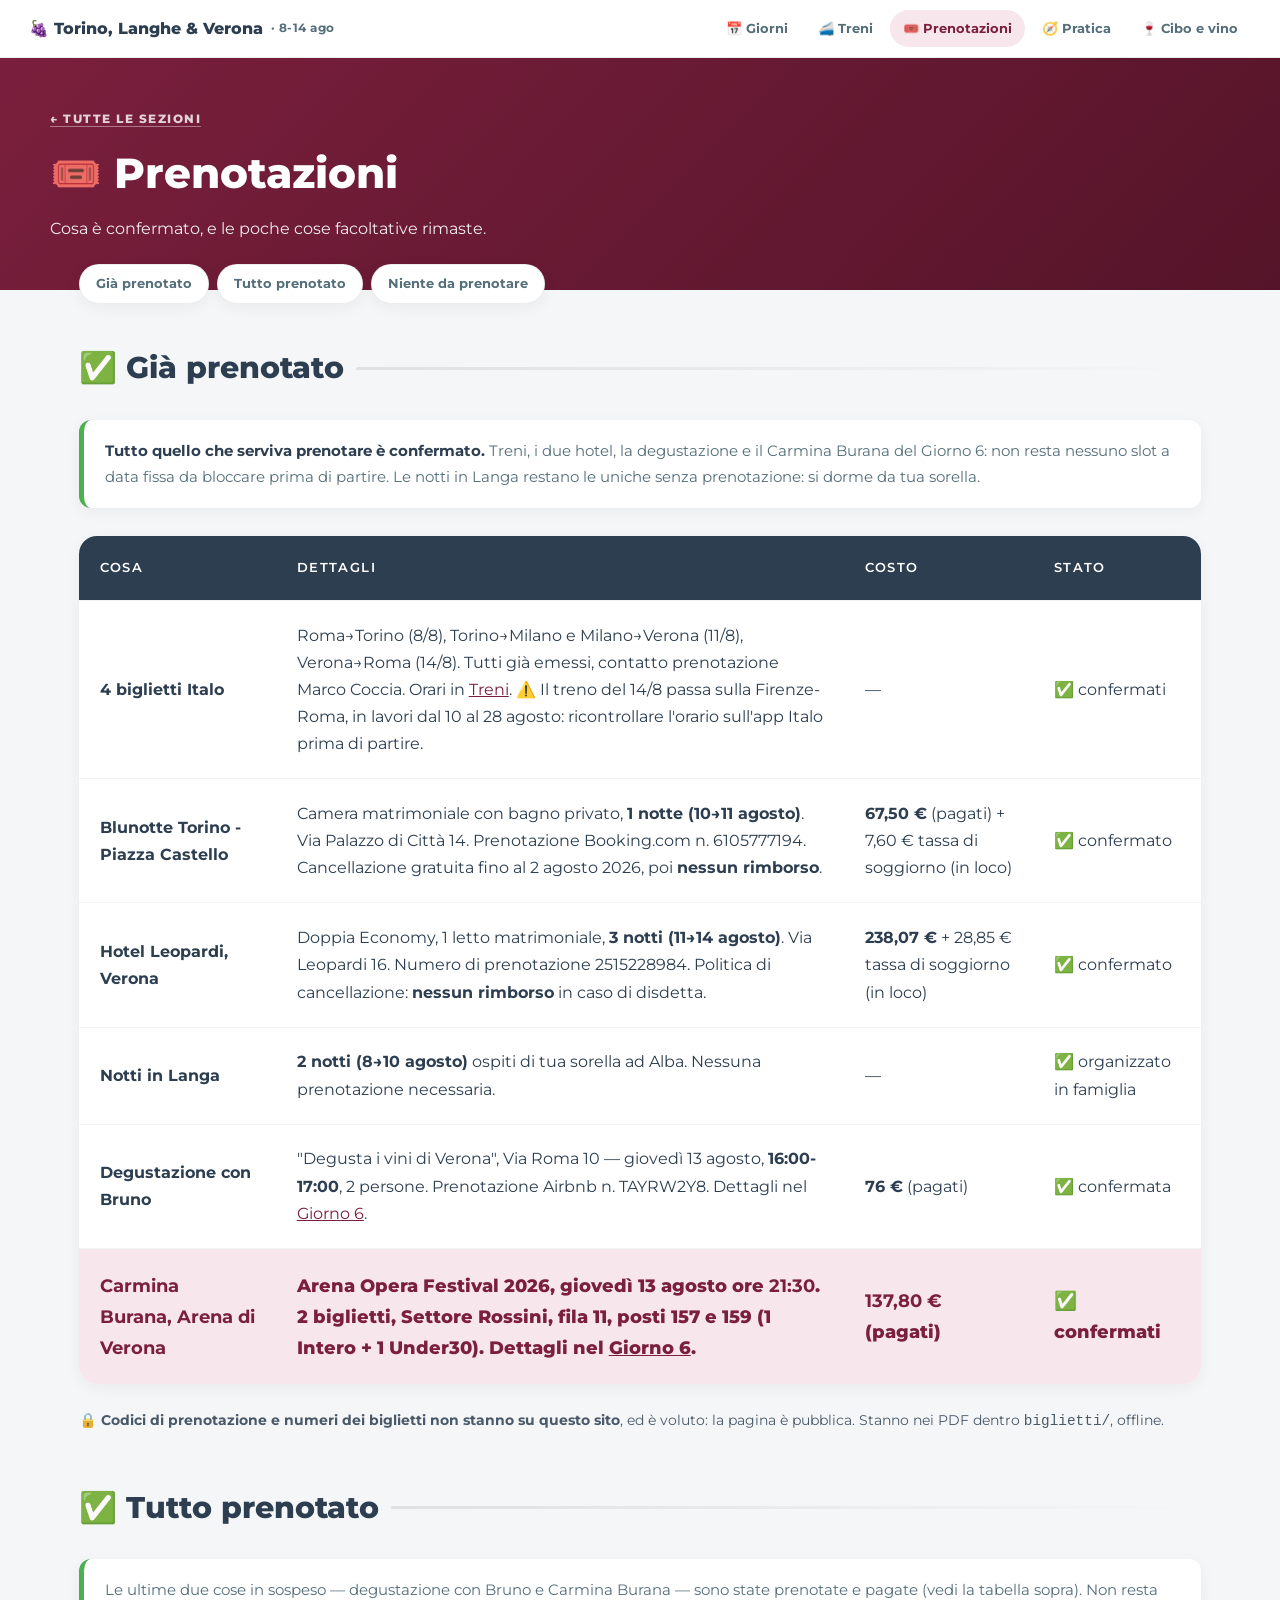
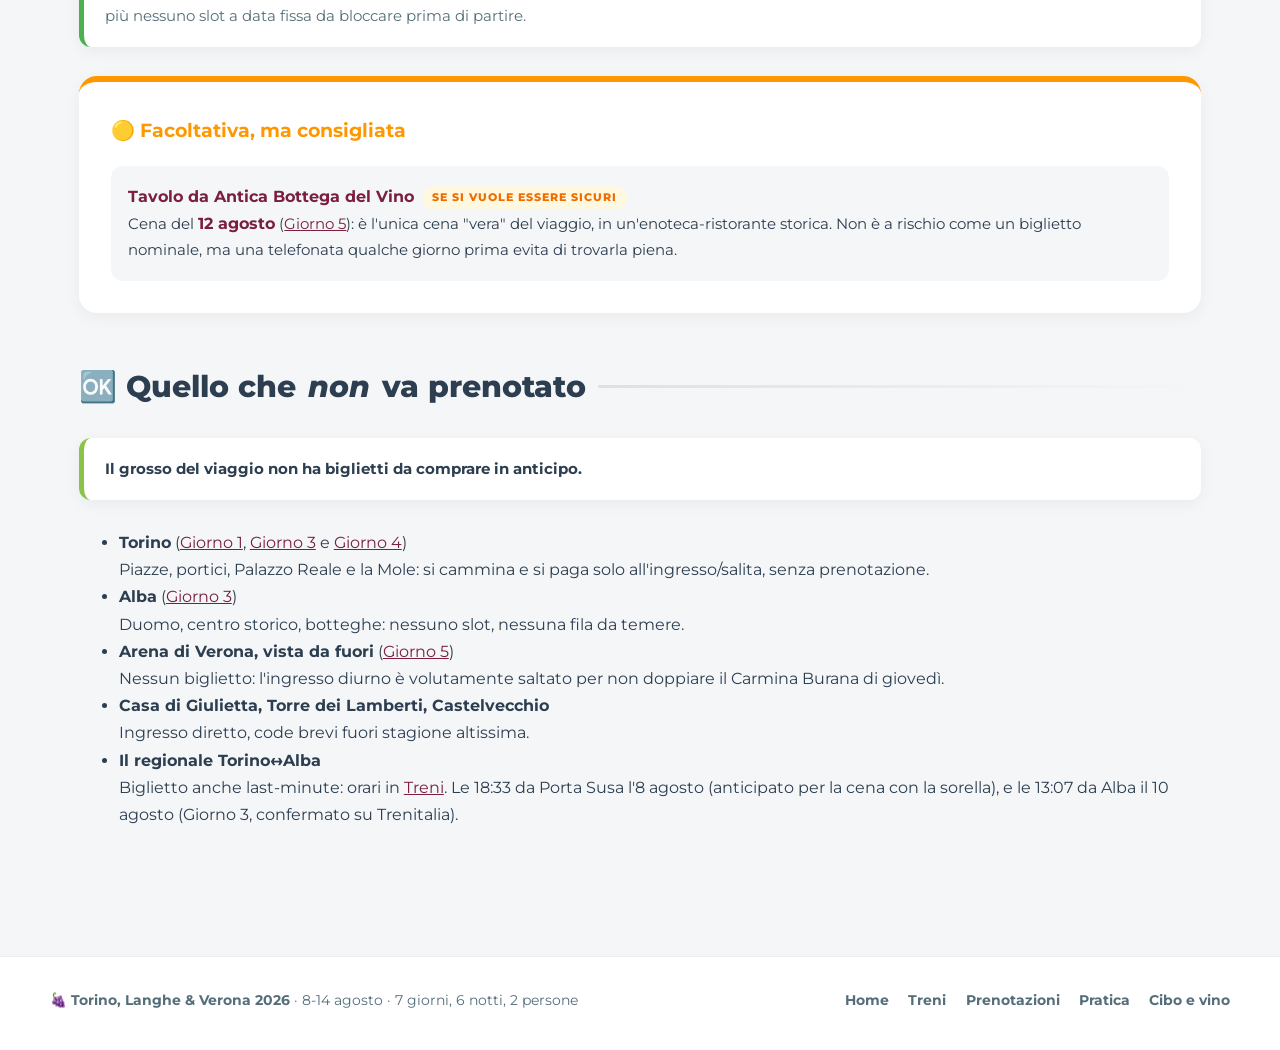
<file: prenotazioni.html>
<!DOCTYPE html>
<html lang="it">
<head>
<meta charset="UTF-8">
<meta name="viewport" content="width=device-width, initial-scale=1.0">
<title>Prenotazioni e scadenze | Torino, Langhe & Verona 2026</title>
<meta name="description" content="Cosa è confermato per il viaggio Torino-Langhe-Verona di agosto 2026: treni, hotel, degustazione e Carmina Burana.">
<meta name="theme-color" content="#7A1F3D">
<meta name="color-scheme" content="light">
<meta property="og:type" content="website">
<meta property="og:title" content="Prenotazioni e scadenze | Torino, Langhe & Verona 2026">
<meta property="og:description" content="Cosa è confermato per il viaggio Torino-Langhe-Verona di agosto 2026: treni, hotel, degustazione e Carmina Burana.">
<meta property="og:image" content="images/cover.jpg">
<meta property="og:locale" content="it_IT">
<link rel="icon" href="data:image/svg+xml,<svg xmlns='http://www.w3.org/2000/svg' viewBox='0 0 100 100'><text y='.9em' font-size='90'>🍇</text></svg>">
<link rel="preconnect" href="https://fonts.googleapis.com">
<link rel="preconnect" href="https://fonts.gstatic.com" crossorigin>
<link href="https://fonts.googleapis.com/css2?family=Montserrat:wght@400;600;800&display=swap" rel="stylesheet">
<link rel="stylesheet" href="assets/style.css">
</head>
<body>

<header class="topbar">
    <a class="brand" href="index.html">🍇 Torino, Langhe & Verona <span>· 8-14 ago</span></a>
    <nav class="mainnav" aria-label="Sezioni del sito">
        <a href="index.html#giorni">📅 Giorni</a>
        <a href="treni.html">🚄 Treni</a>
        <a href="prenotazioni.html" aria-current="page">🎟️ Prenotazioni</a>
        <a href="pratica.html">🧭 Pratica</a>
        <a href="mangiare.html">🍷 Cibo e vino</a>
    </nav>
</header>

<div class="pagehead">
    <div class="pagehead-in">
        <p class="crumb"><a href="index.html">← Tutte le sezioni</a></p>
        <h1>🎟️ Prenotazioni</h1>
        <p>Cosa è confermato, e le poche cose facoltative rimaste.</p>
    </div>
</div>

<main class="wrap">
<div class="subnav"><a href="#fatto">Già prenotato</a><a href="#damare">Tutto prenotato</a><a href="#niente">Niente da prenotare</a></div>

<h2 class="sec" id="fatto">✅ Già prenotato</h2>

<div class="callout" style="border-left-color: #4CAF50;">
    <strong>Tutto quello che serviva prenotare è confermato.</strong> Treni, i due hotel, la degustazione e il
    Carmina Burana del Giorno 6: non resta nessuno slot a data fissa da bloccare prima di partire. Le notti in Langa
    restano le uniche senza prenotazione: si dorme da tua sorella.
</div>

<table>
    <thead>
        <tr>
            <th>Cosa</th>
            <th>Dettagli</th>
            <th>Costo</th>
            <th>Stato</th>
        </tr>
    </thead>
    <tbody>
        <tr>
            <td><strong>4 biglietti Italo</strong></td>
            <td>Roma→Torino (8/8), Torino→Milano e Milano→Verona (11/8), Verona→Roma (14/8). Tutti già emessi, contatto prenotazione Marco Coccia. Orari in <a href="treni.html">Treni</a>. ⚠️ Il treno del 14/8 passa sulla Firenze-Roma, in lavori dal 10 al 28 agosto: ricontrollare l'orario sull'app Italo prima di partire.</td>
            <td>—</td>
            <td>✅ confermati</td>
        </tr>
        <tr>
            <td><strong>Blunotte Torino - Piazza Castello</strong></td>
            <td>Camera matrimoniale con bagno privato, <strong>1 notte (10→11 agosto)</strong>. Via Palazzo di Città 14. Prenotazione Booking.com n. 6105777194. Cancellazione gratuita fino al 2 agosto 2026, poi <strong>nessun rimborso</strong>.</td>
            <td><strong>67,50 €</strong> (pagati) + 7,60 € tassa di soggiorno (in loco)</td>
            <td>✅ confermato</td>
        </tr>
        <tr>
            <td><strong>Hotel Leopardi, Verona</strong></td>
            <td>Doppia Economy, 1 letto matrimoniale, <strong>3 notti (11→14 agosto)</strong>. Via Leopardi 16. Numero di prenotazione 2515228984. Politica di cancellazione: <strong>nessun rimborso</strong> in caso di disdetta.</td>
            <td><strong>238,07 €</strong> + 28,85 € tassa di soggiorno (in loco)</td>
            <td>✅ confermato</td>
        </tr>
        <tr>
            <td><strong>Notti in Langa</strong></td>
            <td><strong>2 notti (8→10 agosto)</strong> ospiti di tua sorella ad Alba. Nessuna prenotazione necessaria.</td>
            <td>—</td>
            <td>✅ organizzato in famiglia</td>
        </tr>
        <tr>
            <td><strong>Degustazione con Bruno</strong></td>
            <td>"Degusta i vini di Verona", Via Roma 10 — giovedì 13 agosto, <strong>16:00-17:00</strong>, 2 persone. Prenotazione Airbnb n. TAYRW2Y8. Dettagli nel <a href="giorno-06.html">Giorno 6</a>.</td>
            <td><strong>76 €</strong> (pagati)</td>
            <td>✅ confermata</td>
        </tr>
        <tr>
            <td><strong>Carmina Burana, Arena di Verona</strong></td>
            <td>Arena Opera Festival 2026, giovedì 13 agosto ore <strong>21:30</strong>. 2 biglietti, Settore Rossini, fila 11, posti 157 e 159 (1 Intero + 1 Under30). Dettagli nel <a href="giorno-06.html">Giorno 6</a>.</td>
            <td><strong>137,80 €</strong> (pagati)</td>
            <td>✅ confermati</td>
        </tr>
    </tbody>
</table>

<p style="margin-top: 1.5rem; font-size: 0.9rem; opacity: 0.85;">🔒 <strong>Codici di prenotazione e numeri dei biglietti non stanno su questo sito</strong>, ed è voluto: la pagina è pubblica. Stanno nei PDF dentro <code>biglietti/</code>, offline.</p>

<h2 class="sec" id="damare">✅ Tutto prenotato</h2>

<div class="callout" style="border-left-color: #4CAF50;">
    Le ultime due cose in sospeso — degustazione con Bruno e Carmina Burana — sono state prenotate e pagate (vedi
    la tabella sopra). Non resta più nessuno slot a data fissa da bloccare prima di partire.
</div>

<div class="summary-box" style="margin-bottom: 3rem; border-top-color: #FF9800;">
    <h3 style="color: #FF9800; margin-top: 0; font-size: 1.2rem;">🟡 Facoltativa, ma consigliata</h3>
    <ul class="flow" style="grid-template-columns: 1fr; gap: 0.8rem;">
        <li><strong>Tavolo da Antica Bottega del Vino</strong><span class="prio prio-med">Se si vuole essere sicuri</span><br>Cena del <strong>12 agosto</strong> (<a href="giorno-05.html">Giorno 5</a>): è l'unica cena "vera" del viaggio, in un'enoteca-ristorante storica. Non è a rischio come un biglietto nominale, ma una telefonata qualche giorno prima evita di trovarla piena.</li>
    </ul>
</div>

<h2 class="sec" id="niente">🆗 Quello che <em>non</em> va prenotato</h2>

<div class="callout" style="border-left-color: #8BC34A;">
    <strong>Il grosso del viaggio non ha biglietti da comprare in anticipo.</strong>
</div>
<ul class="flow" style="grid-template-columns: 1fr 1fr; gap: 0.8rem; margin-bottom: 3rem;">
    <li><strong>Torino</strong> (<a href="giorno-01.html">Giorno 1</a>, <a href="giorno-03.html">Giorno 3</a> e <a href="giorno-04.html">Giorno 4</a>)<br>Piazze, portici, Palazzo Reale e la Mole: si cammina e si paga solo all'ingresso/salita, senza prenotazione.</li>
    <li><strong>Alba</strong> (<a href="giorno-03.html">Giorno 3</a>)<br>Duomo, centro storico, botteghe: nessuno slot, nessuna fila da temere.</li>
    <li><strong>Arena di Verona, vista da fuori</strong> (<a href="giorno-05.html">Giorno 5</a>)<br>Nessun biglietto: l'ingresso diurno è volutamente saltato per non doppiare il Carmina Burana di giovedì.</li>
    <li><strong>Casa di Giulietta, Torre dei Lamberti, Castelvecchio</strong><br>Ingresso diretto, code brevi fuori stagione altissima.</li>
    <li><strong>Il regionale Torino↔Alba</strong><br>Biglietto anche last-minute: orari in <a href="treni.html#regionale">Treni</a>. Le 18:33 da Porta Susa l'8 agosto (anticipato per la cena con la sorella), e le 13:07 da Alba il 10 agosto (Giorno 3, confermato su Trenitalia).</li>
</ul>
</main>

<footer class="sitefoot">
    <div class="sitefoot-in">
        <div>🍇 <strong>Torino, Langhe & Verona 2026</strong> · 8-14 agosto · 7 giorni, 6 notti, 2 persone</div>
        <nav>
            <a href="index.html">Home</a>
            <a href="treni.html">Treni</a>
            <a href="prenotazioni.html">Prenotazioni</a>
            <a href="pratica.html">Pratica</a>
            <a href="mangiare.html">Cibo e vino</a>
        </nav>
    </div>
</footer>
<button type="button" class="to-top" aria-label="Torna all'inizio della pagina">↑</button>
<script src="assets/app.js" defer></script>
</body>
</html>
</file>
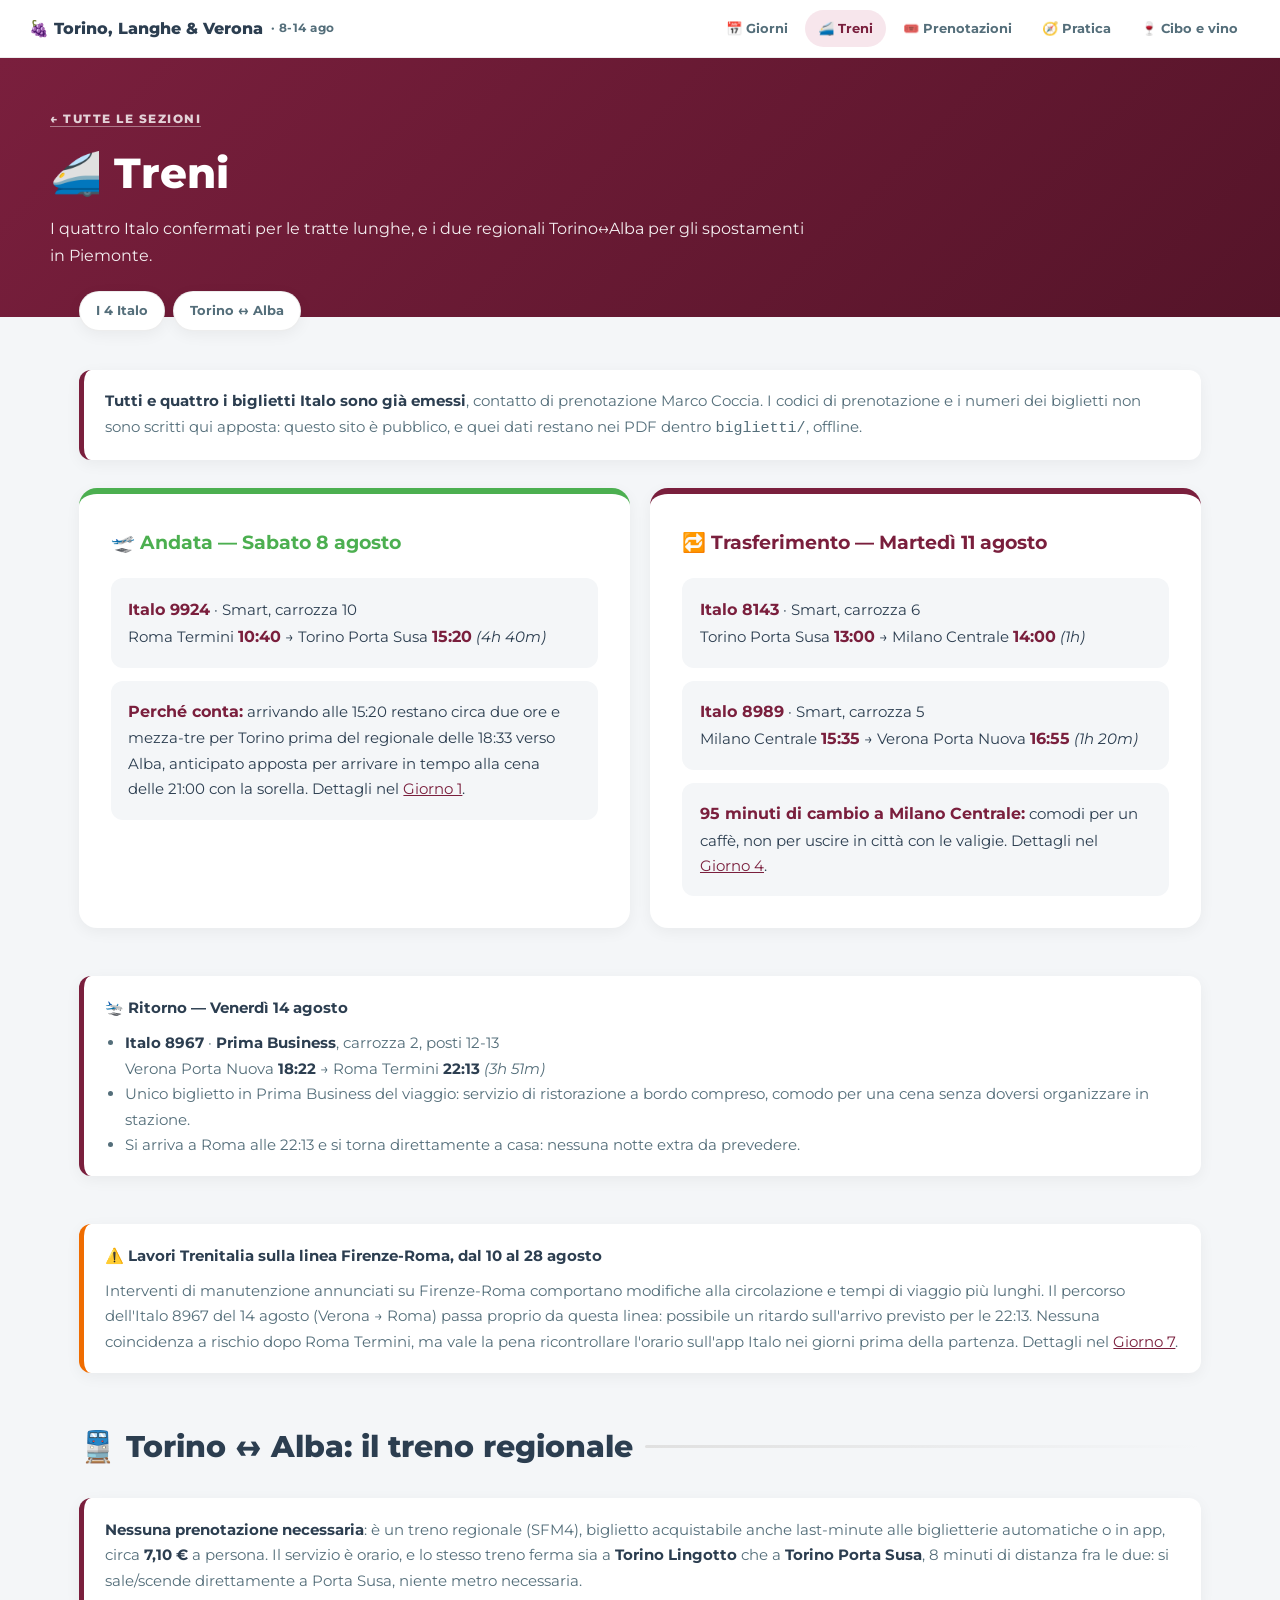
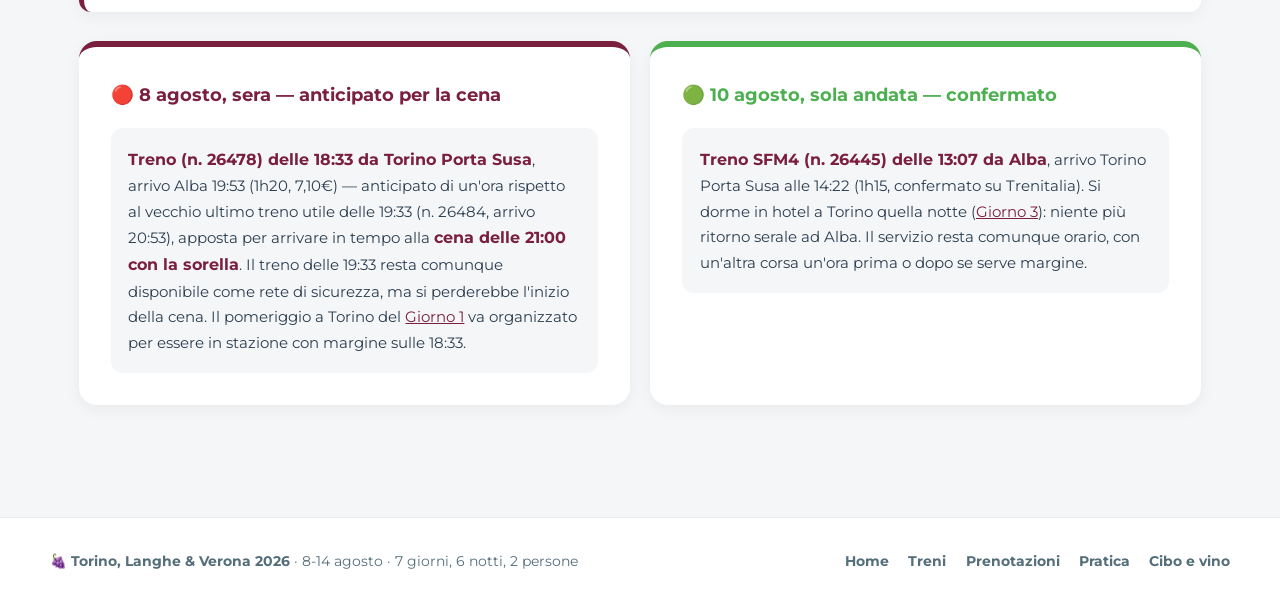
<file: treni.html>
<!DOCTYPE html>
<html lang="it">
<head>
<meta charset="UTF-8">
<meta name="viewport" content="width=device-width, initial-scale=1.0">
<title>Treni | Torino, Langhe & Verona 2026</title>
<meta name="description" content="I 4 treni Italo confermati (Roma-Torino, Torino-Milano-Verona, Verona-Roma) e il regionale Torino-Alba, con orari e vincoli.">
<meta name="theme-color" content="#7A1F3D">
<meta name="color-scheme" content="light">
<meta property="og:type" content="website">
<meta property="og:title" content="Treni | Torino, Langhe & Verona 2026">
<meta property="og:description" content="I 4 treni Italo confermati (Roma-Torino, Torino-Milano-Verona, Verona-Roma) e il regionale Torino-Alba, con orari e vincoli.">
<meta property="og:image" content="images/cover.jpg">
<meta property="og:locale" content="it_IT">
<link rel="icon" href="data:image/svg+xml,<svg xmlns='http://www.w3.org/2000/svg' viewBox='0 0 100 100'><text y='.9em' font-size='90'>🍇</text></svg>">
<link rel="preconnect" href="https://fonts.googleapis.com">
<link rel="preconnect" href="https://fonts.gstatic.com" crossorigin>
<link href="https://fonts.googleapis.com/css2?family=Montserrat:wght@400;600;800&display=swap" rel="stylesheet">
<link rel="stylesheet" href="assets/style.css">
</head>
<body>

<header class="topbar">
    <a class="brand" href="index.html">🍇 Torino, Langhe & Verona <span>· 8-14 ago</span></a>
    <nav class="mainnav" aria-label="Sezioni del sito">
        <a href="index.html#giorni">📅 Giorni</a>
        <a href="treni.html" aria-current="page">🚄 Treni</a>
        <a href="prenotazioni.html">🎟️ Prenotazioni</a>
        <a href="pratica.html">🧭 Pratica</a>
        <a href="mangiare.html">🍷 Cibo e vino</a>
    </nav>
</header>

<div class="pagehead">
    <div class="pagehead-in">
        <p class="crumb"><a href="index.html">← Tutte le sezioni</a></p>
        <h1>🚄 Treni</h1>
        <p>I quattro Italo confermati per le tratte lunghe, e i due regionali Torino↔Alba per gli spostamenti in Piemonte.</p>
    </div>
</div>

<main class="wrap">
<div class="subnav"><a href="#italo">I 4 Italo</a><a href="#regionale">Torino ↔ Alba</a></div>

<span id="italo"></span>
<div class="callout">
    <strong>Tutti e quattro i biglietti Italo sono già emessi</strong>, contatto di prenotazione Marco Coccia. I codici
    di prenotazione e i numeri dei biglietti non sono scritti qui apposta: questo sito è pubblico, e quei dati restano
    nei PDF dentro <code>biglietti/</code>, offline.
</div>

<div class="details-grid" style="margin-bottom: 3rem;">
    <div class="summary-box" style="margin-bottom: 0; border-top-color: #4CAF50;">
        <h3 style="color: #4CAF50; margin-top: 0; font-size: 1.2rem;">🛫 Andata — Sabato 8 agosto</h3>
        <ul class="flow" style="grid-template-columns: 1fr; gap: 0.8rem;">
            <li><strong>Italo 9924</strong> · Smart, carrozza 10<br>Roma Termini <strong>10:40</strong> → Torino Porta Susa <strong>15:20</strong> <em>(4h 40m)</em></li>
            <li><strong>Perché conta:</strong> arrivando alle 15:20 restano circa due ore e mezza-tre per Torino prima del regionale delle 18:33 verso Alba, anticipato apposta per arrivare in tempo alla cena delle 21:00 con la sorella. Dettagli nel <a href="giorno-01.html">Giorno 1</a>.</li>
        </ul>
    </div>
    <div class="summary-box" style="margin-bottom: 0; border-top-color: #7A1F3D;">
        <h3 style="color: #7A1F3D; margin-top: 0; font-size: 1.2rem;">🔁 Trasferimento — Martedì 11 agosto</h3>
        <ul class="flow" style="grid-template-columns: 1fr; gap: 0.8rem;">
            <li><strong>Italo 8143</strong> · Smart, carrozza 6<br>Torino Porta Susa <strong>13:00</strong> → Milano Centrale <strong>14:00</strong> <em>(1h)</em></li>
            <li><strong>Italo 8989</strong> · Smart, carrozza 5<br>Milano Centrale <strong>15:35</strong> → Verona Porta Nuova <strong>16:55</strong> <em>(1h 20m)</em></li>
            <li><strong>95 minuti di cambio a Milano Centrale:</strong> comodi per un caffè, non per uscire in città con le valigie. Dettagli nel <a href="giorno-04.html">Giorno 4</a>.</li>
        </ul>
    </div>
</div>

<div class="callout" style="border-left-color: var(--primary-color); margin-bottom: 3rem;">
    <strong>🛬 Ritorno — Venerdì 14 agosto</strong>
    <ul style="margin: 0.6rem 0 0; padding-left: 1.2rem;">
        <li><strong>Italo 8967</strong> · <strong>Prima Business</strong>, carrozza 2, posti 12-13<br>Verona Porta Nuova <strong>18:22</strong> → Roma Termini <strong>22:13</strong> <em>(3h 51m)</em></li>
        <li>Unico biglietto in Prima Business del viaggio: servizio di ristorazione a bordo compreso, comodo per una cena senza doversi organizzare in stazione.</li>
        <li>Si arriva a Roma alle 22:13 e si torna direttamente a casa: nessuna notte extra da prevedere.</li>
    </ul>
</div>

<div class="callout" style="border-left-color: #EF6C00; margin-bottom: 3rem;">
    <strong>⚠️ Lavori Trenitalia sulla linea Firenze-Roma, dal 10 al 28 agosto</strong>
    <p style="margin: 0.6rem 0 0;">Interventi di manutenzione annunciati su Firenze-Roma comportano modifiche alla circolazione e tempi di viaggio più lunghi. Il percorso dell'Italo 8967 del 14 agosto (Verona → Roma) passa proprio da questa linea: possibile un ritardo sull'arrivo previsto per le 22:13. Nessuna coincidenza a rischio dopo Roma Termini, ma vale la pena ricontrollare l'orario sull'app Italo nei giorni prima della partenza. Dettagli nel <a href="giorno-07.html">Giorno 7</a>.</p>
</div>

<h2 class="sec" id="regionale">🚆 Torino ↔ Alba: il treno regionale</h2>
<div class="callout">
    <strong>Nessuna prenotazione necessaria</strong>: è un treno regionale (SFM4), biglietto acquistabile anche
    last-minute alle biglietterie automatiche o in app, circa <strong>7,10 €</strong> a persona. Il servizio è
    orario, e lo stesso treno ferma sia a <strong>Torino Lingotto</strong> che a <strong>Torino Porta Susa</strong>,
    8 minuti di distanza fra le due: si sale/scende direttamente a Porta Susa, niente metro necessaria.
</div>
<div class="details-grid" style="margin-bottom: 2rem;">
    <div class="summary-box" style="margin-bottom: 0; border-top-color: var(--primary-color);">
        <h3 style="color: var(--primary-color); margin-top: 0; font-size: 1.15rem;">🔴 8 agosto, sera — anticipato per la cena</h3>
        <ul class="flow" style="grid-template-columns: 1fr; gap: 0.9rem;">
            <li><strong>Treno (n. 26478) delle 18:33 da Torino Porta Susa</strong>, arrivo Alba 19:53 (1h20, 7,10€) — anticipato di un'ora rispetto al vecchio ultimo treno utile delle 19:33 (n. 26484, arrivo 20:53), apposta per arrivare in tempo alla <strong>cena delle 21:00 con la sorella</strong>. Il treno delle 19:33 resta comunque disponibile come rete di sicurezza, ma si perderebbe l'inizio della cena. Il pomeriggio a Torino del <a href="giorno-01.html">Giorno 1</a> va organizzato per essere in stazione con margine sulle 18:33.</li>
        </ul>
    </div>
    <div class="summary-box" style="margin-bottom: 0; border-top-color: #4CAF50;">
        <h3 style="color: #4CAF50; margin-top: 0; font-size: 1.15rem;">🟢 10 agosto, sola andata — confermato</h3>
        <ul class="flow" style="grid-template-columns: 1fr; gap: 0.9rem;">
            <li><strong>Treno SFM4 (n. 26445) delle 13:07 da Alba</strong>, arrivo Torino Porta Susa alle 14:22 (1h15, confermato su Trenitalia). Si dorme in hotel a Torino quella notte (<a href="giorno-03.html">Giorno 3</a>): niente più ritorno serale ad Alba. Il servizio resta comunque orario, con un'altra corsa un'ora prima o dopo se serve margine.</li>
        </ul>
    </div>
</div>
</main>

<footer class="sitefoot">
    <div class="sitefoot-in">
        <div>🍇 <strong>Torino, Langhe & Verona 2026</strong> · 8-14 agosto · 7 giorni, 6 notti, 2 persone</div>
        <nav>
            <a href="index.html">Home</a>
            <a href="treni.html">Treni</a>
            <a href="prenotazioni.html">Prenotazioni</a>
            <a href="pratica.html">Pratica</a>
            <a href="mangiare.html">Cibo e vino</a>
        </nav>
    </div>
</footer>
<button type="button" class="to-top" aria-label="Torna all'inizio della pagina">↑</button>
<script src="assets/app.js" defer></script>
</body>
</html>
</file>
<file: assets/style.css>
/* ==========================================================================
   Torino, Langhe & Verona 2026 — foglio di stile condiviso da tutte le pagine
   ========================================================================== */

*, *::before, *::after { box-sizing: border-box; }

:root {
    --primary-color: #7A1F3D;      /* rosso Barolo/Amarone */
    --primary-dark: #551429;
    --primary-light: #F7E6EC;
    --bg-color: #F4F6F8;
    --text-color: #2C3E50;
    --light-text: #546E7A;
    --card-bg: #FFFFFF;
    --line: rgba(0,0,0,0.07);
    --border-radius: 18px;
    --shadow-sm: 0 4px 15px rgba(0,0,0,0.05);
    --shadow-lg: 0 15px 35px rgba(0,0,0,0.10);
    --topbar-h: 58px;
    --strip-h: 54px;
}

html { scroll-behavior: smooth; scroll-padding-top: calc(var(--topbar-h) + var(--strip-h) + 12px); }
body {
    font-family: 'Montserrat', sans-serif;
    line-height: 1.7; margin: 0; padding: 0;
    background: var(--bg-color); color: var(--text-color);
    -webkit-font-smoothing: antialiased;
    max-width: 100vw; overflow-x: hidden;
}
@media (prefers-reduced-motion: reduce) {
    html { scroll-behavior: auto; }
    *, *::before, *::after { animation-duration: 0.01ms !important; animation-iteration-count: 1 !important; transition-duration: 0.01ms !important; }
}
:focus-visible { outline: 3px solid var(--primary-color); outline-offset: 3px; border-radius: 6px; }
img { max-width: 100%; }
[hidden] { display: none !important; }
a { color: var(--primary-color); }
@keyframes fadeIn { from { opacity: 0; transform: translateY(14px); } to { opacity: 1; transform: none; } }

.wrap { max-width: 1180px; margin: 0 auto; padding: 0 1.1rem 4rem 1.1rem; }
.wrap.narrow { max-width: 900px; }
@media (min-width: 768px) { .wrap { padding: 0 1.8rem 5rem 1.8rem; } }

/* ---------- Barra di navigazione ---------- */
.topbar {
    position: sticky; top: 0; z-index: 900; height: var(--topbar-h);
    display: flex; align-items: center; gap: 1rem;
    background: rgba(255,255,255,0.93); backdrop-filter: blur(12px); -webkit-backdrop-filter: blur(12px);
    border-bottom: 1px solid var(--line); padding: 0 1rem;
}
@media (min-width: 768px) { .topbar { padding: 0 1.8rem; } }
.brand { display: flex; align-items: center; gap: 8px; font-weight: 800; text-decoration: none; color: var(--text-color); font-size: 1rem; white-space: nowrap; flex-shrink: 0; }
.brand span { color: var(--light-text); font-weight: 700; font-size: 0.72rem; letter-spacing: 0.5px; display: none; }
@media (min-width: 1000px) { .brand span { display: inline; } }
.mainnav { display: flex; gap: 4px; overflow-x: auto; scrollbar-width: none; margin-left: auto; -webkit-overflow-scrolling: touch; }
.mainnav::-webkit-scrollbar { display: none; }
.mainnav a {
    text-decoration: none; white-space: nowrap; font-size: 0.82rem; font-weight: 700;
    color: var(--light-text); padding: 7px 13px; border-radius: 30px; transition: background 0.2s, color 0.2s;
}
.mainnav a:hover { background: var(--bg-color); color: var(--primary-color); }
.mainnav a[aria-current="page"] { background: var(--primary-light); color: var(--primary-color); }

/* ---------- Striscia dei giorni (pagine giornata) ---------- */
.daystrip {
    position: sticky; top: var(--topbar-h); z-index: 880; height: var(--strip-h);
    display: flex; align-items: center; gap: 6px; padding: 0 1rem;
    background: rgba(255,255,255,0.96); backdrop-filter: blur(12px); -webkit-backdrop-filter: blur(12px);
    border-bottom: 1px solid var(--line); overflow-x: auto; scrollbar-width: none;
}
.daystrip::-webkit-scrollbar { display: none; }
@media (min-width: 768px) { .daystrip { padding: 0 1.8rem; justify-content: center; } }
.daystrip a {
    flex: 0 0 auto; text-decoration: none; text-align: center; line-height: 1.05;
    padding: 5px 9px; border-radius: 10px; color: var(--light-text);
    border: 1px solid transparent; transition: background 0.2s, color 0.2s, border-color 0.2s;
}
.daystrip a .n { display: block; font-weight: 800; font-size: 0.92rem; }
.daystrip a .d { display: block; font-size: 0.6rem; font-weight: 700; opacity: 0.7; letter-spacing: 0.2px; }
.daystrip a:hover { background: var(--bg-color); color: var(--primary-color); }
.daystrip a[aria-current="page"] { background: var(--primary-color); color: #fff; }
.daystrip a[aria-current="page"] .d { opacity: 0.85; }
.daystrip .sep { flex: 0 0 auto; width: 1px; height: 26px; background: var(--line); margin: 0 5px; }

/* ---------- Copertina della home ---------- */
.hero {
    background-image: linear-gradient(to bottom, rgba(0,0,0,0.25) 0%, rgba(0,0,0,0.78) 100%), url('../images/cover.jpg');
    background-size: cover; background-position: center 32%;
    color: #fff; text-align: center; padding: 5rem 1rem 4rem 1rem;
}
.hero h1 { font-size: clamp(2.2rem, 6vw, 3.6rem); font-weight: 800; margin: 0 0 0.4rem 0; letter-spacing: 1px; text-shadow: 0 4px 15px rgba(0,0,0,0.4); }
.hero p { font-size: 1.08rem; max-width: 620px; margin: 0 auto; opacity: 0.95; }
.mood-tags { display: flex; gap: 9px; justify-content: center; margin-top: 22px; flex-wrap: wrap; }
.tag { padding: 6px 16px; border-radius: 20px; font-weight: 600; font-size: 0.82rem; background: rgba(255,255,255,0.15); backdrop-filter: blur(10px); border: 1px solid rgba(255,255,255,0.3); color: #fff; }
.countdown { display: inline-flex; align-items: baseline; gap: 8px; margin-top: 1.4rem; padding: 8px 22px; border-radius: 30px; background: rgba(255,255,255,0.15); backdrop-filter: blur(10px); border: 1px solid rgba(255,255,255,0.3); }
.countdown strong { font-size: 1.5rem; font-weight: 800; }
.countdown span { font-size: 0.8rem; font-weight: 600; opacity: 0.9; letter-spacing: 1px; text-transform: uppercase; }

/* ---------- Intestazione delle pagine tematiche ---------- */
.pagehead { background: linear-gradient(135deg, var(--primary-color), var(--primary-dark)); color: #fff; padding: 2.6rem 1.1rem 2.4rem 1.1rem; }
.pagehead-in { max-width: 1180px; margin: 0 auto; }
@media (min-width: 768px) { .pagehead { padding: 3.2rem 1.8rem 3rem 1.8rem; } }
.pagehead h1 { margin: 0 0 0.4rem 0; font-size: clamp(1.8rem, 4.5vw, 2.6rem); font-weight: 800; }
.pagehead p { margin: 0; font-size: 1rem; opacity: 0.92; max-width: 70ch; }
.pagehead .crumb { font-size: 0.75rem; font-weight: 800; letter-spacing: 1.5px; text-transform: uppercase; opacity: 0.8; margin: 0 0 0.5rem 0; }
.pagehead .crumb a { color: #fff; text-decoration: none; border-bottom: 1px solid rgba(255,255,255,0.5); }

/* Indice interno alle pagine lunghe */
.subnav { display: flex; flex-wrap: wrap; gap: 8px; margin: -1.6rem 0 2.4rem 0; position: relative; z-index: 5; }
.subnav a { text-decoration: none; font-size: 0.8rem; font-weight: 700; color: var(--light-text); background: var(--card-bg); border: 1px solid var(--line); box-shadow: var(--shadow-sm); padding: 8px 16px; border-radius: 30px; }
.subnav a:hover { color: var(--primary-color); }

/* ---------- Copertina di una giornata ---------- */
.dayhero { position: relative; margin: 1.4rem 0 1.6rem 0; border-radius: var(--border-radius); overflow: hidden; box-shadow: var(--shadow-lg); min-height: 230px; display: flex; align-items: flex-end; background-size: cover; background-position: center; }
@media (min-width: 768px) { .dayhero { min-height: 300px; } }
.dayhero::before { content: ""; position: absolute; inset: 0; background: linear-gradient(to top, rgba(0,0,0,0.85) 0%, rgba(0,0,0,0.30) 55%, rgba(0,0,0,0.12) 100%); }
.dayhero-in { position: relative; padding: 1.4rem; color: #fff; width: 100%; }
@media (min-width: 768px) { .dayhero-in { padding: 2.2rem; } }
.dayhero .kicker { margin: 0 0 0.35rem 0; font-size: 0.76rem; font-weight: 800; letter-spacing: 1.6px; text-transform: uppercase; opacity: 0.92; }
.dayhero h1 { margin: 0; font-size: clamp(1.5rem, 4vw, 2.3rem); font-weight: 800; line-height: 1.2; text-shadow: 0 3px 14px rgba(0,0,0,0.4); }
.dayhero .chips { display: flex; flex-wrap: wrap; gap: 7px; margin-top: 0.9rem; }
.dayhero .chips span { font-size: 0.74rem; font-weight: 700; background: rgba(255,255,255,0.18); border: 1px solid rgba(255,255,255,0.28); backdrop-filter: blur(8px); padding: 4px 12px; border-radius: 20px; }

/* ---------- Impaginazione di una giornata ---------- */
.daylayout { display: grid; gap: 1.3rem; }
@media (min-width: 1000px) {
    .daylayout {
        grid-template-columns: 1.55fr 1fr;
        grid-template-areas: "sintesi sintesi" "itin mappa" "itin mangiare" "note note";
        align-items: start;
    }
    .a-sintesi { grid-area: sintesi; } .a-itin { grid-area: itin; }
    .a-mappa { grid-area: mappa; } .a-mangiare { grid-area: mangiare; } .a-note { grid-area: note; }
}

/* ---------- Scheda generica ---------- */
.card { background: var(--card-bg); border-radius: var(--border-radius); box-shadow: var(--shadow-sm); padding: 1.3rem; border: 1px solid var(--line); }
@media (min-width: 768px) { .card { padding: 1.8rem; } }
.card > h2 { margin: 0 0 1.1rem 0; font-size: 1.1rem; font-weight: 800; color: var(--text-color); display: flex; align-items: center; gap: 9px; }
.card > h2::after { content: ""; flex: 1; height: 2px; background: linear-gradient(90deg, var(--line), transparent); border-radius: 2px; }
.card.accent { border-top: 5px solid var(--primary-color); }

/* Sintesi mattina/pomeriggio/sera */
.synth { list-style: none; padding: 0; margin: 0; display: grid; gap: 0.8rem; }
@media (min-width: 700px) { .synth { grid-template-columns: repeat(3, 1fr); } }
.synth li { background: var(--bg-color); border-radius: 12px; padding: 0.9rem 1.05rem; font-size: 0.93rem; color: var(--light-text); }
.synth li strong:first-child { display: block; color: var(--primary-color); font-size: 0.72rem; text-transform: uppercase; letter-spacing: 1px; margin-bottom: 0.25rem; }
.synth li strong { color: var(--text-color); }

/* ---------- Griglia dei giorni in home ---------- */
.parthead { display: flex; align-items: baseline; gap: 14px; margin: 3rem 0 1.4rem 0; flex-wrap: wrap; }
.parthead h2 { margin: 0; font-size: 1.55rem; font-weight: 800; }
.parthead .when { font-size: 0.85rem; font-weight: 700; color: var(--light-text); background: var(--card-bg); border: 1px solid var(--line); padding: 4px 14px; border-radius: 20px; }
.daygrid { display: grid; gap: 1.1rem; grid-template-columns: repeat(auto-fill, minmax(265px, 1fr)); }
.daycard { display: flex; flex-direction: column; background: var(--card-bg); border-radius: var(--border-radius); overflow: hidden; box-shadow: var(--shadow-sm); text-decoration: none; color: inherit; border: 1px solid var(--line); transition: transform 0.25s ease, box-shadow 0.25s ease; }
.daycard:hover { transform: translateY(-4px); box-shadow: var(--shadow-lg); }
.daycard .thumb { height: 132px; background-size: cover; background-position: center; position: relative; }
.daycard .thumb::after { content: ""; position: absolute; inset: 0; background: linear-gradient(to top, rgba(0,0,0,0.55), transparent 60%); }
.daycard .num { position: absolute; z-index: 2; left: 12px; top: 12px; background: var(--primary-color); color: #fff; font-weight: 800; font-size: 0.72rem; letter-spacing: 1px; padding: 4px 11px; border-radius: 20px; }
.daycard .zone { position: absolute; z-index: 2; right: 12px; top: 12px; background: rgba(255,255,255,0.92); color: var(--text-color); font-weight: 800; font-size: 0.66rem; letter-spacing: 0.8px; text-transform: uppercase; padding: 4px 10px; border-radius: 20px; }
.daycard .body { padding: 0.95rem 1.1rem 1.15rem 1.1rem; display: flex; flex-direction: column; gap: 0.35rem; flex: 1; }
.daycard .date { font-size: 0.72rem; font-weight: 800; letter-spacing: 1px; text-transform: uppercase; color: var(--light-text); }
.daycard h3 { margin: 0; font-size: 1.02rem; font-weight: 800; line-height: 1.35; color: var(--text-color); }
.daycard .teaser { margin: 0; font-size: 0.85rem; color: var(--light-text); }
.daycard .go { margin-top: auto; padding-top: 0.6rem; font-size: 0.8rem; font-weight: 800; color: var(--primary-color); }
.daycard.is-today { border-color: var(--primary-color); box-shadow: 0 0 0 3px var(--primary-light), var(--shadow-lg); }
.daycard.is-today .num::before { content: "OGGI · "; }

/* ---------- Riquadri di collegamento in home ---------- */
.tiles { display: grid; gap: 1.1rem; grid-template-columns: repeat(auto-fill, minmax(240px, 1fr)); }
.tile { text-decoration: none; color: inherit; background: var(--card-bg); border: 1px solid var(--line); border-radius: var(--border-radius); padding: 1.4rem; box-shadow: var(--shadow-sm); display: flex; flex-direction: column; gap: 0.35rem; transition: transform 0.25s ease, box-shadow 0.25s ease; border-top: 5px solid var(--primary-color); }
.tile:hover { transform: translateY(-4px); box-shadow: var(--shadow-lg); }
.tile .ico { font-size: 1.7rem; line-height: 1; }
.tile h3 { margin: 0.3rem 0 0 0; font-size: 1.08rem; font-weight: 800; color: var(--text-color); }
.tile p { margin: 0; font-size: 0.87rem; color: var(--light-text); }

/* Numeri chiave in home */
.stats { display: grid; gap: 0.9rem; grid-template-columns: repeat(auto-fit, minmax(160px, 1fr)); margin: 1.6rem 0 0 0; padding: 0; list-style: none; }
.stats li { background: var(--card-bg); border: 1px solid var(--line); border-radius: 14px; padding: 1rem 1.1rem; box-shadow: var(--shadow-sm); }
.stats .k { display: block; font-size: 0.68rem; font-weight: 800; letter-spacing: 1.2px; text-transform: uppercase; color: var(--light-text); margin-bottom: 0.2rem; }
.stats .v { font-size: 1rem; font-weight: 800; color: var(--text-color); }
.stats .v small { display: block; font-size: 0.78rem; font-weight: 600; color: var(--light-text); }

/* ---------- Avanti / indietro fra i giorni ---------- */
.dayfoot { display: grid; gap: 0.8rem; grid-template-columns: 1fr; margin-top: 2rem; }
@media (min-width: 640px) { .dayfoot { grid-template-columns: 1fr auto 1fr; align-items: stretch; } }
.dayfoot a { text-decoration: none; background: var(--card-bg); border: 1px solid var(--line); border-radius: 14px; padding: 0.9rem 1.1rem; box-shadow: var(--shadow-sm); color: inherit; display: flex; flex-direction: column; justify-content: center; transition: transform 0.2s ease, box-shadow 0.2s ease; }
.dayfoot a:hover { transform: translateY(-2px); box-shadow: var(--shadow-lg); }
.dayfoot .lbl { font-size: 0.68rem; font-weight: 800; letter-spacing: 1.2px; text-transform: uppercase; color: var(--light-text); }
.dayfoot .ttl { font-size: 0.92rem; font-weight: 700; color: var(--text-color); }
.dayfoot .next { text-align: right; }
.dayfoot .home { display: flex; align-items: center; justify-content: center; font-weight: 800; color: var(--primary-color); }
.dayfoot .empty { display: none; }
@media (min-width: 640px) { .dayfoot .empty { display: block; visibility: hidden; } }

/* ---------- Blocchi di contenuto riusati dalle vecchie sezioni ---------- */
h2.sec { color: var(--text-color); font-weight: 800; font-size: 1.9rem; margin: 3rem 0 1.6rem 0; display: flex; align-items: center; gap: 12px; scroll-margin-top: calc(var(--topbar-h) + 14px); }
h2.sec::after { content: ""; flex: 1; height: 3px; background: linear-gradient(90deg, #E0E0E0, transparent); border-radius: 2px; }
h2.sec:first-of-type { margin-top: 2.2rem; }
h3.sub { font-size: 1.4rem; font-weight: 800; margin: 2.6rem 0 1.2rem 0; scroll-margin-top: calc(var(--topbar-h) + 14px); }

.summary-box { background: var(--card-bg); padding: 1.4rem; border-radius: var(--border-radius); box-shadow: var(--shadow-sm); margin-bottom: 2rem; border-top: 6px solid var(--primary-color); }
@media (min-width: 768px) { .summary-box { padding: 2rem; } }
.summary-box ul { list-style: none; padding: 0; display: grid; grid-template-columns: repeat(auto-fit, minmax(260px, 1fr)); gap: 1.1rem; margin: 0; }
.summary-box li { background: var(--bg-color); padding: 1.1rem; border-radius: 12px; font-size: 0.94rem; display: flex; flex-direction: column; }
.summary-box li strong { color: var(--primary-color); font-size: 1.02rem; margin-bottom: 0.3rem; }
.summary-box ul.flow { grid-template-columns: 1fr; gap: 0.8rem; }
.summary-box ul.flow li { display: block; }
.summary-box ul.flow li strong { font-size: 1rem; }
.summary-box li ul { display: block; margin: 0.6rem 0 0 0; padding: 0; }
.summary-box li ul li { background: transparent; padding: 0 0 0 1.1rem; margin-bottom: 0.55rem; border-radius: 0; position: relative; font-size: 0.9rem; }
.summary-box li ul li::before { content: "›"; position: absolute; left: 0; top: -1px; color: var(--primary-color); font-weight: 800; }
.summary-box li ul li:last-child { margin-bottom: 0; }
.summary-box h3 { margin-top: 0; }

.details-grid { display: grid; grid-template-columns: 1fr; gap: 1.3rem; }
@media (min-width: 860px) { .details-grid { grid-template-columns: 1fr 1fr; } }

.callout { background: var(--card-bg); border-left: 5px solid var(--primary-color); border-radius: 12px; padding: 1.15rem 1.35rem; margin: 0 0 1.8rem 0; box-shadow: var(--shadow-sm); font-size: 0.94rem; color: var(--light-text); }
.callout strong { color: var(--text-color); }

.prio { display: inline-block; font-size: 0.66rem; font-weight: 800; letter-spacing: 1px; text-transform: uppercase; padding: 3px 10px; border-radius: 20px; margin-left: 8px; vertical-align: middle; white-space: nowrap; }
.prio-high { background: #FFEBEE; color: #C62828; }
.prio-med { background: #FFF8E1; color: #EF6C00; }
.prio-low { background: #E8F5E9; color: #2E7D32; }

.bag { display: inline-block; font-size: 0.66rem; font-weight: 800; letter-spacing: 0.5px; text-transform: uppercase; padding: 3px 10px; border-radius: 20px; margin-right: 8px; vertical-align: middle; white-space: nowrap; }
.bag-on { background: #E3F2FD; color: #1565C0; }
.bag-off { background: #EDE7F6; color: #5E35B1; }

/* Testo discorsivo dentro le schede */
.prose p { margin: 0 0 1.2rem 0; color: var(--light-text); font-size: 0.97rem; line-height: 1.8; }
.prose p:last-child { margin-bottom: 0; }
.prose strong { color: var(--text-color); }
.prose h4 { margin: 1.8rem 0 0.8rem 0; font-size: 1.05rem; font-weight: 800; color: var(--primary-color); background: var(--primary-light); display: inline-block; padding: 4px 14px; border-radius: 20px; }
.prose > h4:first-child { margin-top: 0; }
.prose ul { padding-left: 1.2rem; color: var(--light-text); font-size: 0.95rem; }
.prose li { margin-bottom: 0.7rem; }
.prose img, .a-mangiare img { width: 100%; border-radius: 12px; margin-bottom: 14px; height: 180px; object-fit: cover; box-shadow: var(--shadow-sm); }

/* Timeline oraria */
.timeline { list-style: none; padding: 0; margin: 0; }
.timeline li { position: relative; display: grid; grid-template-columns: 60px 1fr; gap: 0.9rem; padding: 0 0 1.05rem 0; font-size: 0.95rem; }
.timeline li::after { content: ""; position: absolute; left: 5px; top: 20px; bottom: 0; width: 2px; background: rgba(0,0,0,0.09); }
.timeline li:last-child { padding-bottom: 0; }
.timeline li:last-child::after { display: none; }
.timeline .t { position: relative; padding-left: 20px; font-weight: 800; font-size: 0.8rem; color: var(--primary-color); white-space: nowrap; line-height: 1.6; }
.timeline .t::before { content: ""; position: absolute; left: 0; top: 4px; width: 12px; height: 12px; border-radius: 50%; background: var(--card-bg); border: 3px solid var(--primary-color); box-sizing: border-box; }
.timeline li.opt .t { color: var(--light-text); }
.timeline li.opt .t::before { border-color: var(--light-text); }
.timeline strong { color: var(--text-color); }
.timeline div { color: var(--light-text); }
.timeline em { opacity: 0.9; }
@media (max-width: 480px) {
    .timeline li { grid-template-columns: 52px 1fr; gap: 0.7rem; font-size: 0.9rem; }
    .timeline .t { padding-left: 18px; font-size: 0.74rem; }
}

/* Dove mangiare */
.eat { list-style: none; padding: 0; margin: 0; display: grid; gap: 0.6rem; }
.eat li { display: grid; grid-template-columns: auto 1fr; gap: 0.85rem; align-items: start; background: var(--bg-color); border-radius: 10px; padding: 0.75rem 0.95rem; font-size: 0.9rem; color: var(--light-text); }
.eat .when { font-weight: 800; font-size: 0.66rem; text-transform: uppercase; letter-spacing: 0.5px; color: var(--primary-color); white-space: nowrap; padding-top: 0.25rem; }
.eat strong { color: var(--text-color); }
@media (max-width: 560px) {
    .eat li { grid-template-columns: 1fr; gap: 0.15rem; }
    .eat .when { padding-top: 0; }
}

/* Mappa */
.mapbox iframe { width: 100%; height: 320px; border: none; border-radius: 12px; background: #eee; display: block; }
.maplink { display: inline-block; margin-top: 0.9rem; font-size: 0.82rem; font-weight: 800; text-decoration: none; color: var(--primary-color); }
.maplink:hover { text-decoration: underline; }
.maplink + .maplink { margin-left: 1.4rem; }

/* Tabella costi */
table { width: 100%; border-collapse: separate; border-spacing: 0; background: var(--card-bg); box-shadow: var(--shadow-sm); border-radius: var(--border-radius); overflow: hidden; margin-top: 1.5rem; }
th, td { padding: 1.3rem; text-align: left; border-bottom: 1px solid #F0F2F5; }
th { background: var(--text-color); color: #fff; font-weight: 600; text-transform: uppercase; font-size: 0.8rem; letter-spacing: 1.4px; }
tr:last-child td { border-bottom: none; font-weight: 800; font-size: 1.15rem; background: var(--primary-light); color: var(--primary-color); }
@media (max-width: 767px) {
    table { display: block; border: none; box-shadow: none; background: transparent; }
    thead { display: none; }
    tbody, tr, td { display: block; width: 100%; }
    tr { margin-bottom: 1.2rem; background: var(--card-bg); border-radius: var(--border-radius); box-shadow: var(--shadow-sm); border: 1px solid var(--line); }
    td { border-bottom: 1px solid #F0F2F5; overflow-wrap: break-word; }
    td::before { display: block; font-weight: 700; color: var(--light-text); font-size: 0.72rem; text-transform: uppercase; letter-spacing: 1px; margin-bottom: 0.3rem; }
    td:nth-child(1)::before { content: "Voce di spesa"; }
    td:nth-child(2)::before { content: "Dettagli"; }
    td:nth-child(3)::before { content: "Costo stimato"; color: var(--primary-color); }
    td:last-child { border-bottom: none; }
    tr:last-child { background: var(--primary-light); }
    tr:last-child td { background: transparent; }
}

.inc-exc-box { background: var(--card-bg); padding: 1.4rem; border-radius: var(--border-radius); box-shadow: var(--shadow-sm); }
.exc-box { border-top: 5px solid #F44336; }
.inc-exc-box h3 { margin-top: 0; font-size: 1.15rem; margin-bottom: 1.2rem; }
.inc-exc-box ul { list-style: none; padding: 0; margin: 0; }
.inc-exc-box li { margin-bottom: 0.9rem; position: relative; padding-left: 30px; font-size: 0.93rem; line-height: 1.5; }
.exc-box li::before { content: '❌'; position: absolute; left: 0; top: 0; font-size: 1rem; }

/* ---------- Piede pagina ---------- */
.sitefoot { border-top: 1px solid var(--line); background: var(--card-bg); padding: 2rem 1.1rem 2.4rem 1.1rem; color: var(--light-text); font-size: 0.85rem; }
.sitefoot-in { max-width: 1180px; margin: 0 auto; display: flex; flex-wrap: wrap; gap: 0.8rem 1.4rem; align-items: center; justify-content: space-between; }
.sitefoot a { color: var(--light-text); text-decoration: none; font-weight: 700; }
.sitefoot a:hover { color: var(--primary-color); }
.sitefoot nav { display: flex; flex-wrap: wrap; gap: 0.8rem 1.2rem; }

/* Torna su */
.to-top { position: fixed; right: 16px; bottom: 20px; width: 44px; height: 44px; border-radius: 50%; border: none; background: var(--card-bg); color: var(--primary-color); font-size: 1.3rem; line-height: 1; box-shadow: var(--shadow-lg); cursor: pointer; opacity: 0; visibility: hidden; transform: translateY(10px); transition: opacity 0.3s, transform 0.3s, visibility 0.3s; z-index: 950; }
.to-top.visible { opacity: 1; visibility: visible; transform: none; }

/* ---------- Stampa ---------- */
@media print {
    .topbar, .daystrip, .to-top, .sitefoot, .dayfoot, .subnav, .mood-tags, .countdown, .maplink, .mapbox { display: none !important; }
    body { background: #fff; }
    .hero, .pagehead { background: none !important; color: var(--text-color); padding: 1.5rem 0; }
    .hero h1, .pagehead h1 { text-shadow: none; }
    .dayhero { min-height: 0; box-shadow: none; background-image: none !important; border: 1px solid #DDD; }
    .dayhero::before { display: none; }
    .dayhero-in { color: var(--text-color); padding: 1rem; }
    .dayhero h1 { text-shadow: none; }
    .dayhero .chips span { border-color: #DDD; background: none; }
    .card, .summary-box, .inc-exc-box, table { box-shadow: none; border: 1px solid #DDD; break-inside: avoid; }
    .daylayout { display: block; }
    .card { margin-bottom: 1rem; }
    .prose img, .a-mangiare img { display: none; }
    a { color: inherit; text-decoration: none; }
}
</file>
